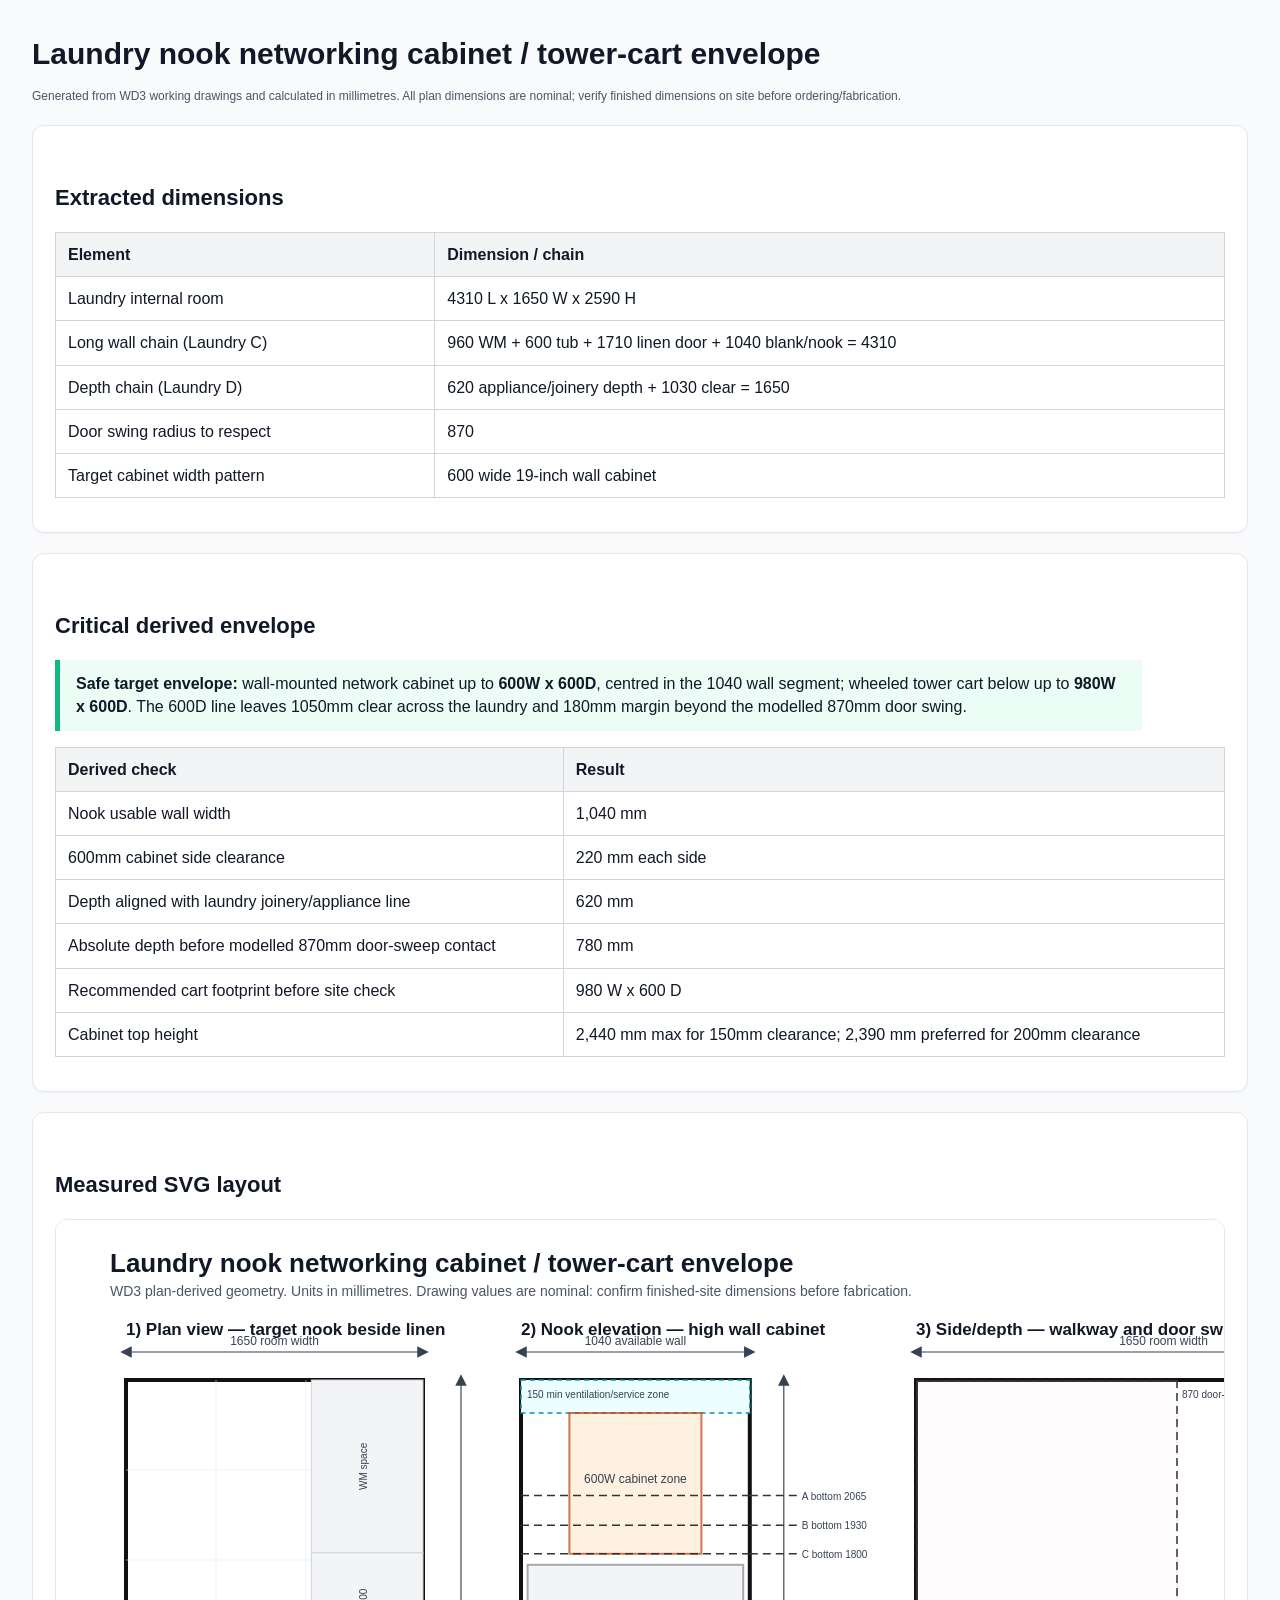
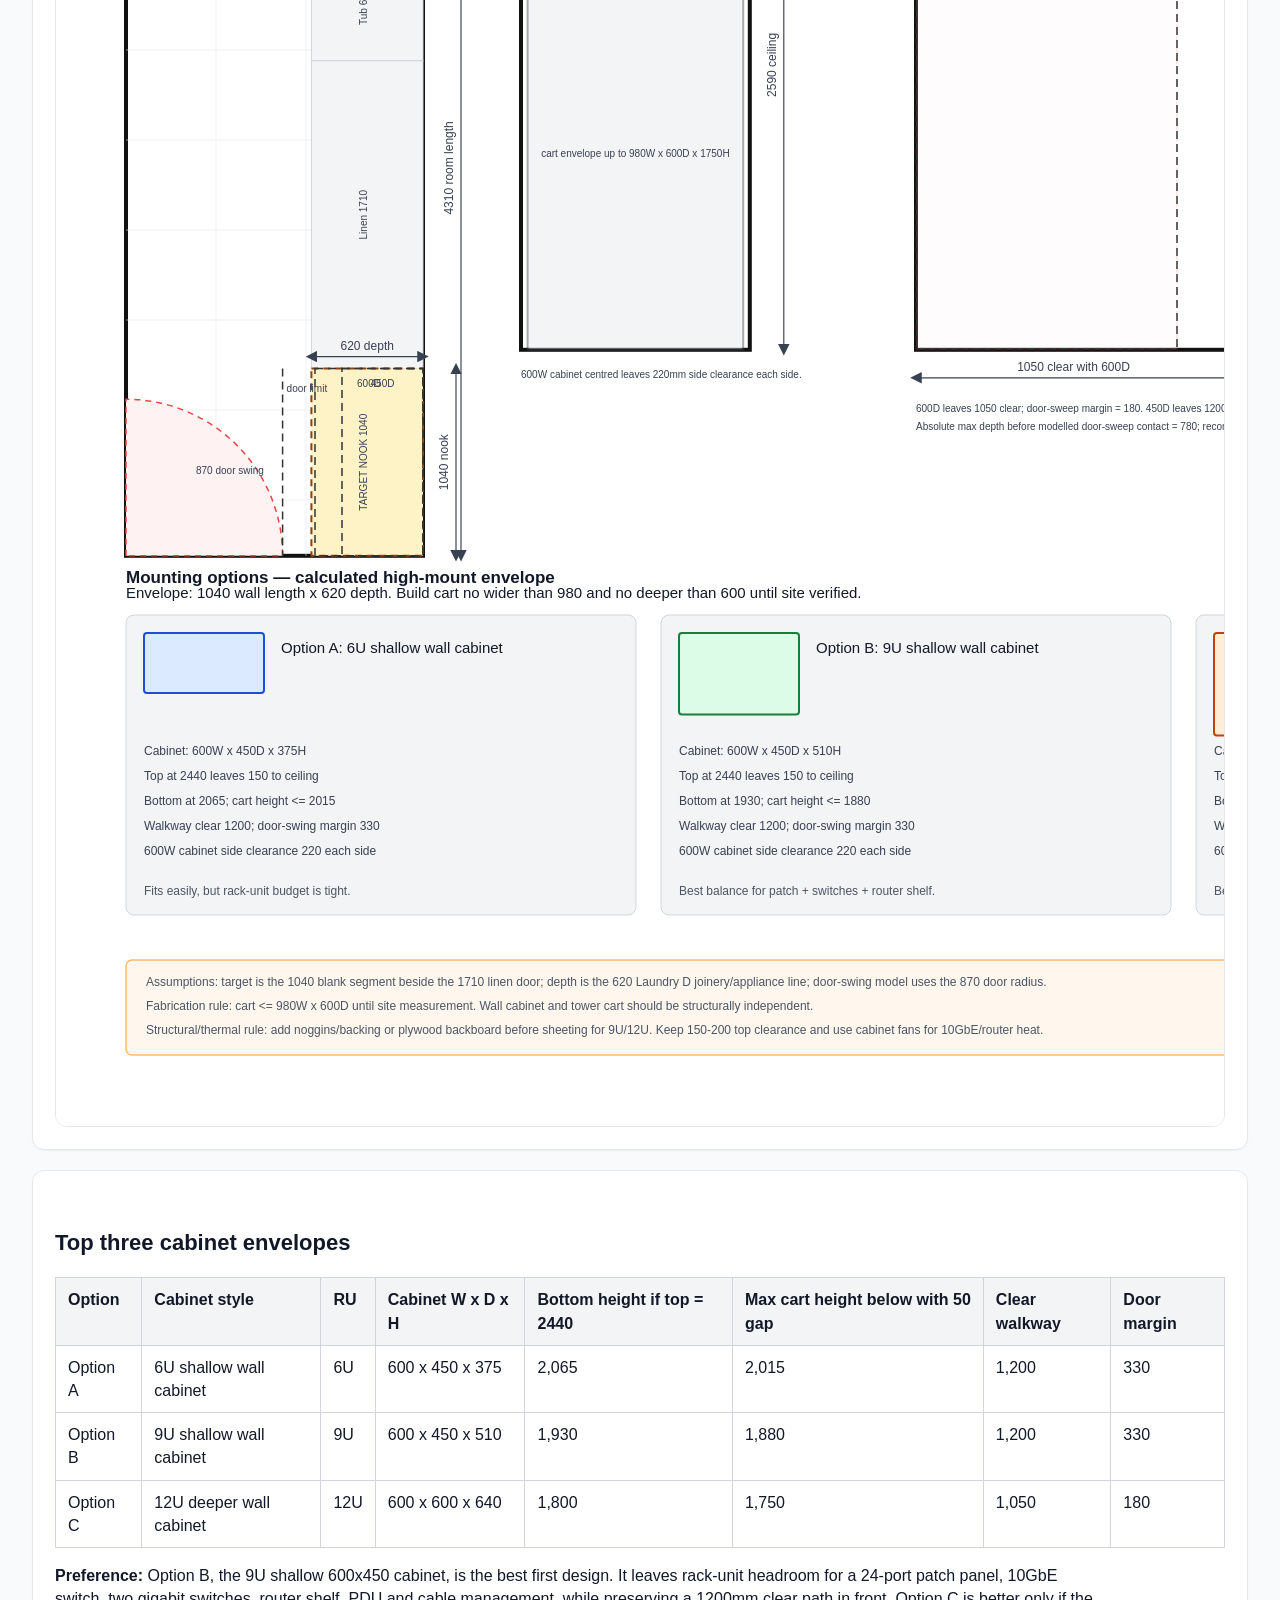
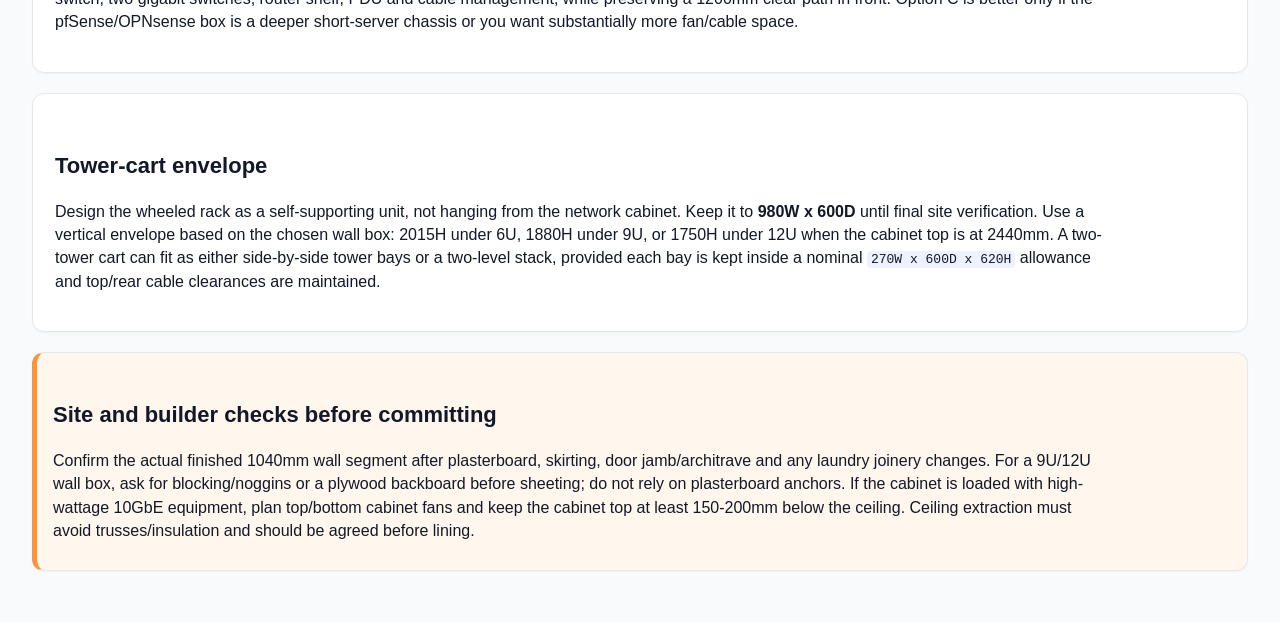
<file: documents/laundry_nook_networking_envelope.html>
<!doctype html>
<html lang="en"><head><meta charset="utf-8"/>
<title>Laundry nook networking cabinet envelope</title>
<style>
body{font-family:Arial,Helvetica,sans-serif;margin:0;background:#f8fafc;color:#111827;line-height:1.45}
main{max-width:1320px;margin:0 auto;padding:32px}
h1{margin:0 0 6px 0;font-size:30px} h2{margin-top:34px;font-size:22px} p{max-width:1050px}
.card{background:white;border:1px solid #e5e7eb;border-radius:12px;padding:22px;margin:20px 0;box-shadow:0 1px 2px rgba(0,0,0,.04)}
table{border-collapse:collapse;width:100%;background:white;margin:12px 0} th,td{border:1px solid #d1d5db;padding:10px 12px;text-align:left;vertical-align:top} th{background:#f3f4f6}
.small{font-size:13px;color:#4b5563} .artifact{overflow:auto;background:white;border:1px solid #e5e7eb;border-radius:12px;padding:10px}
code{background:#eef2ff;padding:1px 4px;border-radius:4px} .good{background:#ecfdf5;border-left:5px solid #10b981;padding:12px 16px} .warn{background:#fff7ed;border-left:5px solid #fb923c;padding:12px 16px}
</style></head><body><main>
<h1>Laundry nook networking cabinet / tower-cart envelope</h1>
<p class="small">Generated from WD3 working drawings and calculated in millimetres. All plan dimensions are nominal; verify finished dimensions on site before ordering/fabrication.</p>
<div class="card"><h2>Extracted dimensions</h2><table><thead><tr><th>Element</th><th>Dimension / chain</th></tr></thead><tbody><tr><td>Laundry internal room</td><td>4310 L x 1650 W x 2590 H</td></tr>
<tr><td>Long wall chain (Laundry C)</td><td>960 WM + 600 tub + 1710 linen door + 1040 blank/nook = 4310</td></tr>
<tr><td>Depth chain (Laundry D)</td><td>620 appliance/joinery depth + 1030 clear = 1650</td></tr>
<tr><td>Door swing radius to respect</td><td>870</td></tr>
<tr><td>Target cabinet width pattern</td><td>600 wide 19-inch wall cabinet</td></tr></tbody></table></div>
<div class="card"><h2>Critical derived envelope</h2>
<p class="good"><strong>Safe target envelope:</strong> wall-mounted network cabinet up to <strong>600W x 600D</strong>, centred in the 1040 wall segment; wheeled tower cart below up to <strong>980W x 600D</strong>. The 600D line leaves 1050mm clear across the laundry and 180mm margin beyond the modelled 870mm door swing.</p>
<table><thead><tr><th>Derived check</th><th>Result</th></tr></thead><tbody>
<tr><td>Nook usable wall width</td><td>1,040 mm</td></tr>
<tr><td>600mm cabinet side clearance</td><td>220 mm each side</td></tr>
<tr><td>Depth aligned with laundry joinery/appliance line</td><td>620 mm</td></tr>
<tr><td>Absolute depth before modelled 870mm door-sweep contact</td><td>780 mm</td></tr>
<tr><td>Recommended cart footprint before site check</td><td>980 W x 600 D</td></tr>
<tr><td>Cabinet top height</td><td>2,440 mm max for 150mm clearance; 2,390 mm preferred for 200mm clearance</td></tr>
</tbody></table></div>
<div class="card"><h2>Measured SVG layout</h2><div class="artifact"><svg xmlns="http://www.w3.org/2000/svg" width="1700" height="1480" viewBox="0 0 1700 1480">
<defs>
  <marker id="arrow" markerWidth="10" markerHeight="10" refX="5" refY="5" orient="auto-start-reverse">
    <path d="M0,0 L10,5 L0,10 Z" fill="#374151" />
  </marker>
</defs>

<style>
  .bg{fill:#ffffff}
  .wall{stroke:#111;stroke-width:4;fill:none}
  .thin{stroke:#333;stroke-width:1.5;fill:none}
  .dash{stroke-dasharray:8 5}
  .dim{stroke:#374151;stroke-width:1.15;fill:none;marker-start:url(#arrow);marker-end:url(#arrow)}
  .label{font-family:Arial, Helvetica, sans-serif;font-size:15px;fill:#111827}
  .small{font-family:Arial, Helvetica, sans-serif;font-size:12px;fill:#374151}
  .tiny{font-family:Arial, Helvetica, sans-serif;font-size:10px;fill:#374151}
  .title{font-family:Arial, Helvetica, sans-serif;font-size:26px;font-weight:700;fill:#111827}
  .subtitle{font-family:Arial, Helvetica, sans-serif;font-size:14px;fill:#4b5563}
  .section{font-family:Arial, Helvetica, sans-serif;font-size:17px;font-weight:700;fill:#111827}
  .note{font-family:Arial, Helvetica, sans-serif;font-size:12px;fill:#4b5563}
  .soft{fill:#f3f4f6;stroke:#d1d5db;stroke-width:1}
  .cab6{fill:#dbeafe;stroke:#1d4ed8;stroke-width:2}
  .cab9{fill:#dcfce7;stroke:#15803d;stroke-width:2}
  .cab12{fill:#ffedd5;stroke:#c2410c;stroke-width:2}
  .cart{fill:#e5e7eb;stroke:#374151;stroke-width:2}
  .zone{fill:#fef3c7;stroke:#92400e;stroke-width:2;stroke-dasharray:7 5}
  .vent{fill:#ecfeff;stroke:#0891b2;stroke-width:1.5;stroke-dasharray:5 4}
  .warn{fill:#fff7ed;stroke:#fdba74;stroke-width:1.5}
  .sweep{fill:#fef2f2;stroke:#ef4444;stroke-width:1.5;stroke-dasharray:6 5}
  .grid{stroke:#e5e7eb;stroke-width:0.6}
</style>

<rect class="bg" x="0" y="0" width="1700" height="1480"/>
<text class="title" x="44" y="42">Laundry nook networking cabinet / tower-cart envelope</text>
<text class="subtitle" x="44" y="66">WD3 plan-derived geometry. Units in millimetres. Drawing values are nominal: confirm finished-site dimensions before fabrication.</text>

<text class="section" x="60" y="105">1) Plan view — target nook beside linen</text>
<rect class="wall" x="60.0" y="150.0" width="297.0" height="775.8"/>
<line class="grid" x1="150.0" y1="150.0" x2="150.0" y2="925.8"/>
<line class="grid" x1="240.0" y1="150.0" x2="240.0" y2="925.8"/>
<line class="grid" x1="330.0" y1="150.0" x2="330.0" y2="925.8"/>
<line class="grid" x1="60.0" y1="240.0" x2="357.0" y2="240.0"/>
<line class="grid" x1="60.0" y1="330.0" x2="357.0" y2="330.0"/>
<line class="grid" x1="60.0" y1="420.0" x2="357.0" y2="420.0"/>
<line class="grid" x1="60.0" y1="510.0" x2="357.0" y2="510.0"/>
<line class="grid" x1="60.0" y1="600.0" x2="357.0" y2="600.0"/>
<line class="grid" x1="60.0" y1="690.0" x2="357.0" y2="690.0"/>
<line class="grid" x1="60.0" y1="780.0" x2="357.0" y2="780.0"/>
<line class="grid" x1="60.0" y1="870.0" x2="357.0" y2="870.0"/>
<rect class="soft" x="245.4" y="150.0" width="111.6" height="172.8"/>
<text class="tiny" x="301.2" y="236.4" text-anchor="middle" transform="rotate(-90 301.2 236.4)">WM space</text>
<rect class="soft" x="245.4" y="322.8" width="111.6" height="108.0"/>
<text class="tiny" x="301.2" y="376.8" text-anchor="middle" transform="rotate(-90 301.2 376.8)">Tub 600</text>
<rect class="soft" x="245.4" y="430.8" width="111.6" height="307.8"/>
<text class="tiny" x="301.2" y="584.7" text-anchor="middle" transform="rotate(-90 301.2 584.7)">Linen 1710</text>
<rect class="zone" x="245.4" y="738.6" width="111.6" height="187.2"/>
<text class="tiny" x="301.2" y="832.2" text-anchor="middle" transform="rotate(-90 301.2 832.2)">TARGET NOOK 1040</text>
<rect class="thin dash" x="276.0" y="738.6" width="81.0" height="187.2"/>
<text class="tiny" x="316.5" y="756.6" text-anchor="middle">450D</text>
<rect class="thin dash" x="249.0" y="738.6" width="108.0" height="187.2"/>
<text class="tiny" x="303.0" y="756.6" text-anchor="middle">600D</text>
<path class="sweep" d="M 60.0 925.8 L 60.0 769.2 A 156.6 156.6 0 0 1 216.6 925.8 Z"/>
<text class="tiny" x="130" y="843.8">870 door swing</text>
<line class="thin dash" x1="216.6" y1="738.6" x2="216.6" y2="925.8"/>
<text class="tiny" x="220.6" y="762.0">door limit</text>
<line class="dim" x1="60.0" y1="122.0" x2="357.0" y2="122.0"/><text class="small" x="208.5" y="115.0" text-anchor="middle">1650 room width</text>
<line class="dim" x1="395.0" y1="150.0" x2="395.0" y2="925.8"/><text class="small" x="387.0" y="537.9" text-anchor="middle" transform="rotate(-90 387.0 537.9)">4310 room length</text>
<line class="dim" x1="245.4" y1="726.6" x2="357.0" y2="726.6"/><text class="small" x="301.2" y="719.6" text-anchor="middle">620 depth</text>
<line class="dim" x1="390.0" y1="738.6" x2="390.0" y2="925.8"/><text class="small" x="382.0" y="832.2" text-anchor="middle" transform="rotate(-90 382.0 832.2)">1040 nook</text>
<text class="label" x="60" y="967.8">Envelope: 1040 wall length x 620 depth. Build cart no wider than 980 and no deeper than 600 until site verified.</text>
<text class="section" x="455" y="105">2) Nook elevation — high wall cabinet</text>
<rect class="wall" x="455.0" y="150.0" width="228.8" height="569.8"/>
<line class="dim" x1="455.0" y1="122.0" x2="683.8" y2="122.0"/><text class="small" x="569.4" y="115.0" text-anchor="middle">1040 available wall</text>
<line class="dim" x1="717.8" y1="150.0" x2="717.8" y2="719.8"/><text class="small" x="709.8" y="434.9" text-anchor="middle" transform="rotate(-90 709.8 434.9)">2590 ceiling</text>
<rect class="vent" x="455.0" y="150.0" width="228.8" height="33.0"/>
<text class="tiny" x="461.0" y="168.0">150 min ventilation/service zone</text>
<rect class="cab12" x="503.4" y="183.0" width="132.0" height="140.8" opacity="0.72"/>
<text class="small" x="569.4" y="253.4" text-anchor="middle">600W cabinet zone</text>
<line class="thin dash" x1="455.0" y1="265.5" x2="683.8" y2="265.5"/>
<line class="thin dash" x1="683.8" y1="265.5" x2="731.8" y2="265.5"/><text class="tiny" x="735.8" y="269.5">A bottom 2065</text>
<line class="thin dash" x1="455.0" y1="295.2" x2="683.8" y2="295.2"/>
<line class="thin dash" x1="683.8" y1="295.2" x2="731.8" y2="295.2"/><text class="tiny" x="735.8" y="299.2">B bottom 1930</text>
<line class="thin dash" x1="455.0" y1="323.8" x2="683.8" y2="323.8"/>
<line class="thin dash" x1="683.8" y1="323.8" x2="731.8" y2="323.8"/><text class="tiny" x="735.8" y="327.8">C bottom 1800</text>
<rect class="cart" x="461.6" y="334.8" width="215.6" height="385.0" opacity="0.45"/>
<text class="tiny" x="569.4" y="527.3" text-anchor="middle">cart envelope up to 980W x 600D x 1750H</text>
<text class="tiny" x="455.0" y="747.8">600W cabinet centred leaves 220mm side clearance each side.</text>
<text class="section" x="850" y="105">3) Side/depth — walkway and door swing</text>
<rect class="wall" x="850.0" y="150.0" width="495.0" height="569.8"/>
<line class="dim" x1="850.0" y1="122.0" x2="1345.0" y2="122.0"/><text class="small" x="1097.5" y="115.0" text-anchor="middle">1650 room width</text>
<line class="dim" x1="1380.0" y1="150.0" x2="1380.0" y2="719.8"/><text class="small" x="1372.0" y="434.9" text-anchor="middle" transform="rotate(-90 1372.0 434.9)">2590 ceiling</text>
<rect class="sweep" x="850.0" y="150.0" width="261.0" height="569.8" opacity="0.16"/>
<line class="thin dash" x1="1111.0" y1="150.0" x2="1111.0" y2="719.8"/>
<text class="tiny" x="1116.0" y="168.0">870 door-sweep line</text>
<rect class="cab9" x="1210.0" y="190.0" width="135.0" height="489.8" opacity="0.22"/>
<text class="tiny" x="1218.0" y="190.0">450D shallow cabinet</text>
<rect class="cab12" x="1165.0" y="190.0" width="180.0" height="489.8" opacity="0.22"/>
<text class="tiny" x="1173.0" y="222.0">600D cabinet/cart</text>
<rect class="zone" x="1159.0" y="190.0" width="186.0" height="489.8" opacity="0.22"/>
<text class="tiny" x="1167.0" y="254.0">620D joinery line</text>
<line class="dim" x1="850.0" y1="747.8" x2="1165.0" y2="747.8"/><text class="small" x="1007.5" y="740.8" text-anchor="middle">1050 clear with 600D</text>
<line class="dim" x1="1165.0" y1="747.8" x2="1345.0" y2="747.8"/><text class="small" x="1255.0" y="740.8" text-anchor="middle">600 device depth</text>
<text class="tiny" x="850" y="781.8">600D leaves 1050 clear; door-sweep margin = 180. 450D leaves 1200 clear.</text>
<text class="tiny" x="850" y="799.8">Absolute max depth before modelled door-sweep contact = 780; recommended depth = 600-620.</text>
<text class="section" x="60" y="953">Mounting options — calculated high-mount envelope</text>
<rect class="soft" x="60" y="985" width="510" height="300" rx="8"/>
<rect class="cab6" x="78" y="1003" width="120" height="60.0" rx="3"/>
<text class="label" x="215" y="1023">Option A: 6U shallow wall cabinet</text>
<text class="small" x="78" y="1125">Cabinet: 600W x 450D x 375H</text>
<text class="small" x="78" y="1150">Top at 2440 leaves 150 to ceiling</text>
<text class="small" x="78" y="1175">Bottom at 2065; cart height &lt;= 2015</text>
<text class="small" x="78" y="1200">Walkway clear 1200; door-swing margin 330</text>
<text class="small" x="78" y="1225">600W cabinet side clearance 220 each side</text>
<text class="note" x="78" y="1265">Fits easily, but rack-unit budget is tight.</text>
<rect class="soft" x="595" y="985" width="510" height="300" rx="8"/>
<rect class="cab9" x="613" y="1003" width="120" height="81.6" rx="3"/>
<text class="label" x="750" y="1023">Option B: 9U shallow wall cabinet</text>
<text class="small" x="613" y="1125">Cabinet: 600W x 450D x 510H</text>
<text class="small" x="613" y="1150">Top at 2440 leaves 150 to ceiling</text>
<text class="small" x="613" y="1175">Bottom at 1930; cart height &lt;= 1880</text>
<text class="small" x="613" y="1200">Walkway clear 1200; door-swing margin 330</text>
<text class="small" x="613" y="1225">600W cabinet side clearance 220 each side</text>
<text class="note" x="613" y="1265">Best balance for patch + switches + router shelf.</text>
<rect class="soft" x="1130" y="985" width="510" height="300" rx="8"/>
<rect class="cab12" x="1148" y="1003" width="120" height="102.4" rx="3"/>
<text class="label" x="1285" y="1023">Option C: 12U deeper wall cabinet</text>
<text class="small" x="1148" y="1125">Cabinet: 600W x 600D x 640H</text>
<text class="small" x="1148" y="1150">Top at 2440 leaves 150 to ceiling</text>
<text class="small" x="1148" y="1175">Bottom at 1800; cart height &lt;= 1750</text>
<text class="small" x="1148" y="1200">Walkway clear 1050; door-swing margin 180</text>
<text class="small" x="1148" y="1225">600W cabinet side clearance 220 each side</text>
<text class="note" x="1148" y="1265">Best depth/headroom for pfSense/OPNsense; needs blocking/fans.</text>
<rect class="warn" x="60" y="1330" width="1560" height="95" rx="6"/>
<text class="note" x="80" y="1356">Assumptions: target is the 1040 blank segment beside the 1710 linen door; depth is the 620 Laundry D joinery/appliance line; door-swing model uses the 870 door radius.</text>
<text class="note" x="80" y="1380">Fabrication rule: cart &lt;= 980W x 600D until site measurement. Wall cabinet and tower cart should be structurally independent.</text>
<text class="note" x="80" y="1404">Structural/thermal rule: add noggins/backing or plywood backboard before sheeting for 9U/12U. Keep 150-200 top clearance and use cabinet fans for 10GbE/router heat.</text>
</svg></div></div>
<div class="card"><h2>Top three cabinet envelopes</h2><table><thead><tr><th>Option</th><th>Cabinet style</th><th>RU</th><th>Cabinet W x D x H</th><th>Bottom height if top = 2440</th><th>Max cart height below with 50 gap</th><th>Clear walkway</th><th>Door margin</th></tr></thead><tbody><tr>
<td>Option A</td><td>6U shallow wall cabinet</td><td>6U</td>
<td>600 x 450 x 375</td>
<td>2,065</td><td>2,015</td>
<td>1,200</td><td>330</td></tr><tr>
<td>Option B</td><td>9U shallow wall cabinet</td><td>9U</td>
<td>600 x 450 x 510</td>
<td>1,930</td><td>1,880</td>
<td>1,200</td><td>330</td></tr><tr>
<td>Option C</td><td>12U deeper wall cabinet</td><td>12U</td>
<td>600 x 600 x 640</td>
<td>1,800</td><td>1,750</td>
<td>1,050</td><td>180</td></tr></tbody></table>
<p><strong>Preference:</strong> Option B, the 9U shallow 600x450 cabinet, is the best first design. It leaves rack-unit headroom for a 24-port patch panel, 10GbE switch, two gigabit switches, router shelf, PDU and cable management, while preserving a 1200mm clear path in front. Option C is better only if the pfSense/OPNsense box is a deeper short-server chassis or you want substantially more fan/cable space.</p></div>
<div class="card"><h2>Tower-cart envelope</h2><p>Design the wheeled rack as a self-supporting unit, not hanging from the network cabinet. Keep it to <strong>980W x 600D</strong> until final site verification. Use a vertical envelope based on the chosen wall box: 2015H under 6U, 1880H under 9U, or 1750H under 12U when the cabinet top is at 2440mm. A two-tower cart can fit as either side-by-side tower bays or a two-level stack, provided each bay is kept inside a nominal <code>270W x 600D x 620H</code> allowance and top/rear cable clearances are maintained.</p></div>
<div class="card warn"><h2>Site and builder checks before committing</h2><p>Confirm the actual finished 1040mm wall segment after plasterboard, skirting, door jamb/architrave and any laundry joinery changes. For a 9U/12U wall box, ask for blocking/noggins or a plywood backboard before sheeting; do not rely on plasterboard anchors. If the cabinet is loaded with high-wattage 10GbE equipment, plan top/bottom cabinet fans and keep the cabinet top at least 150-200mm below the ceiling. Ceiling extraction must avoid trusses/insulation and should be agreed before lining.</p></div>
</main></body></html>
</file>
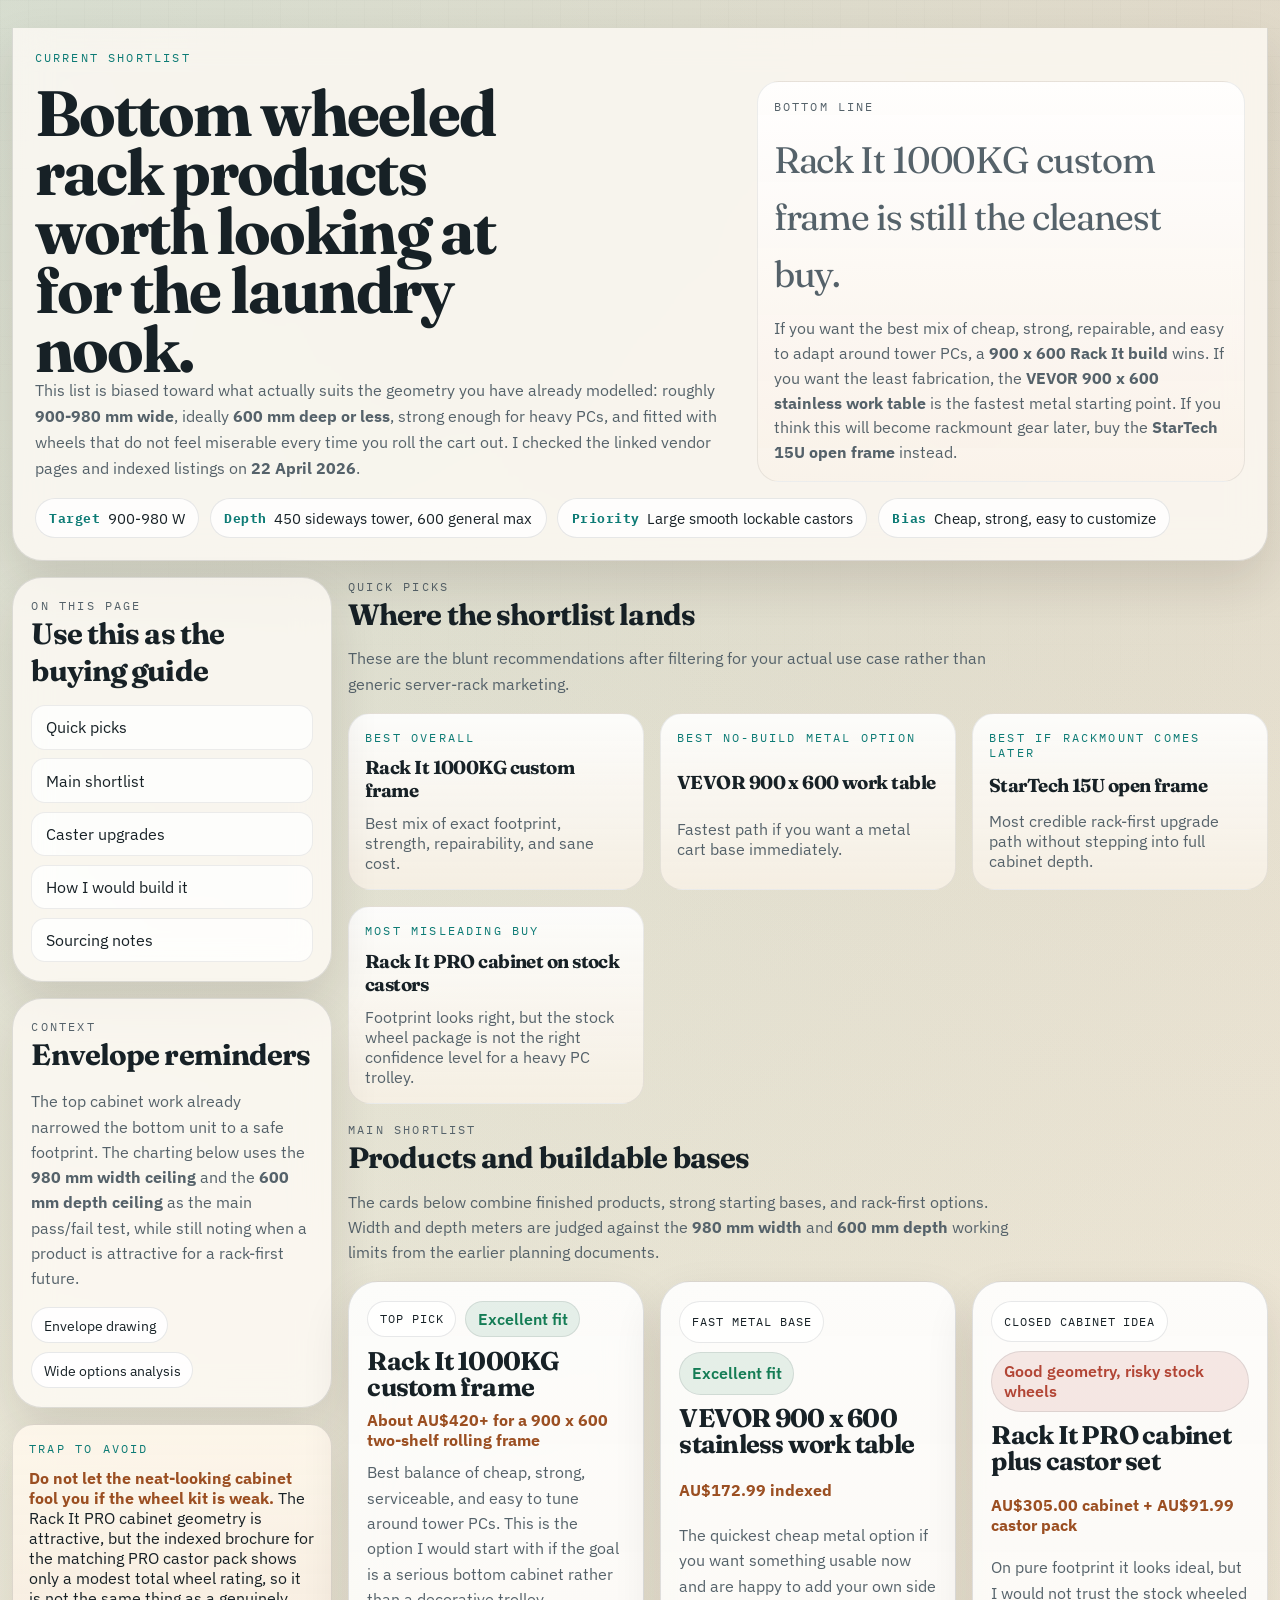
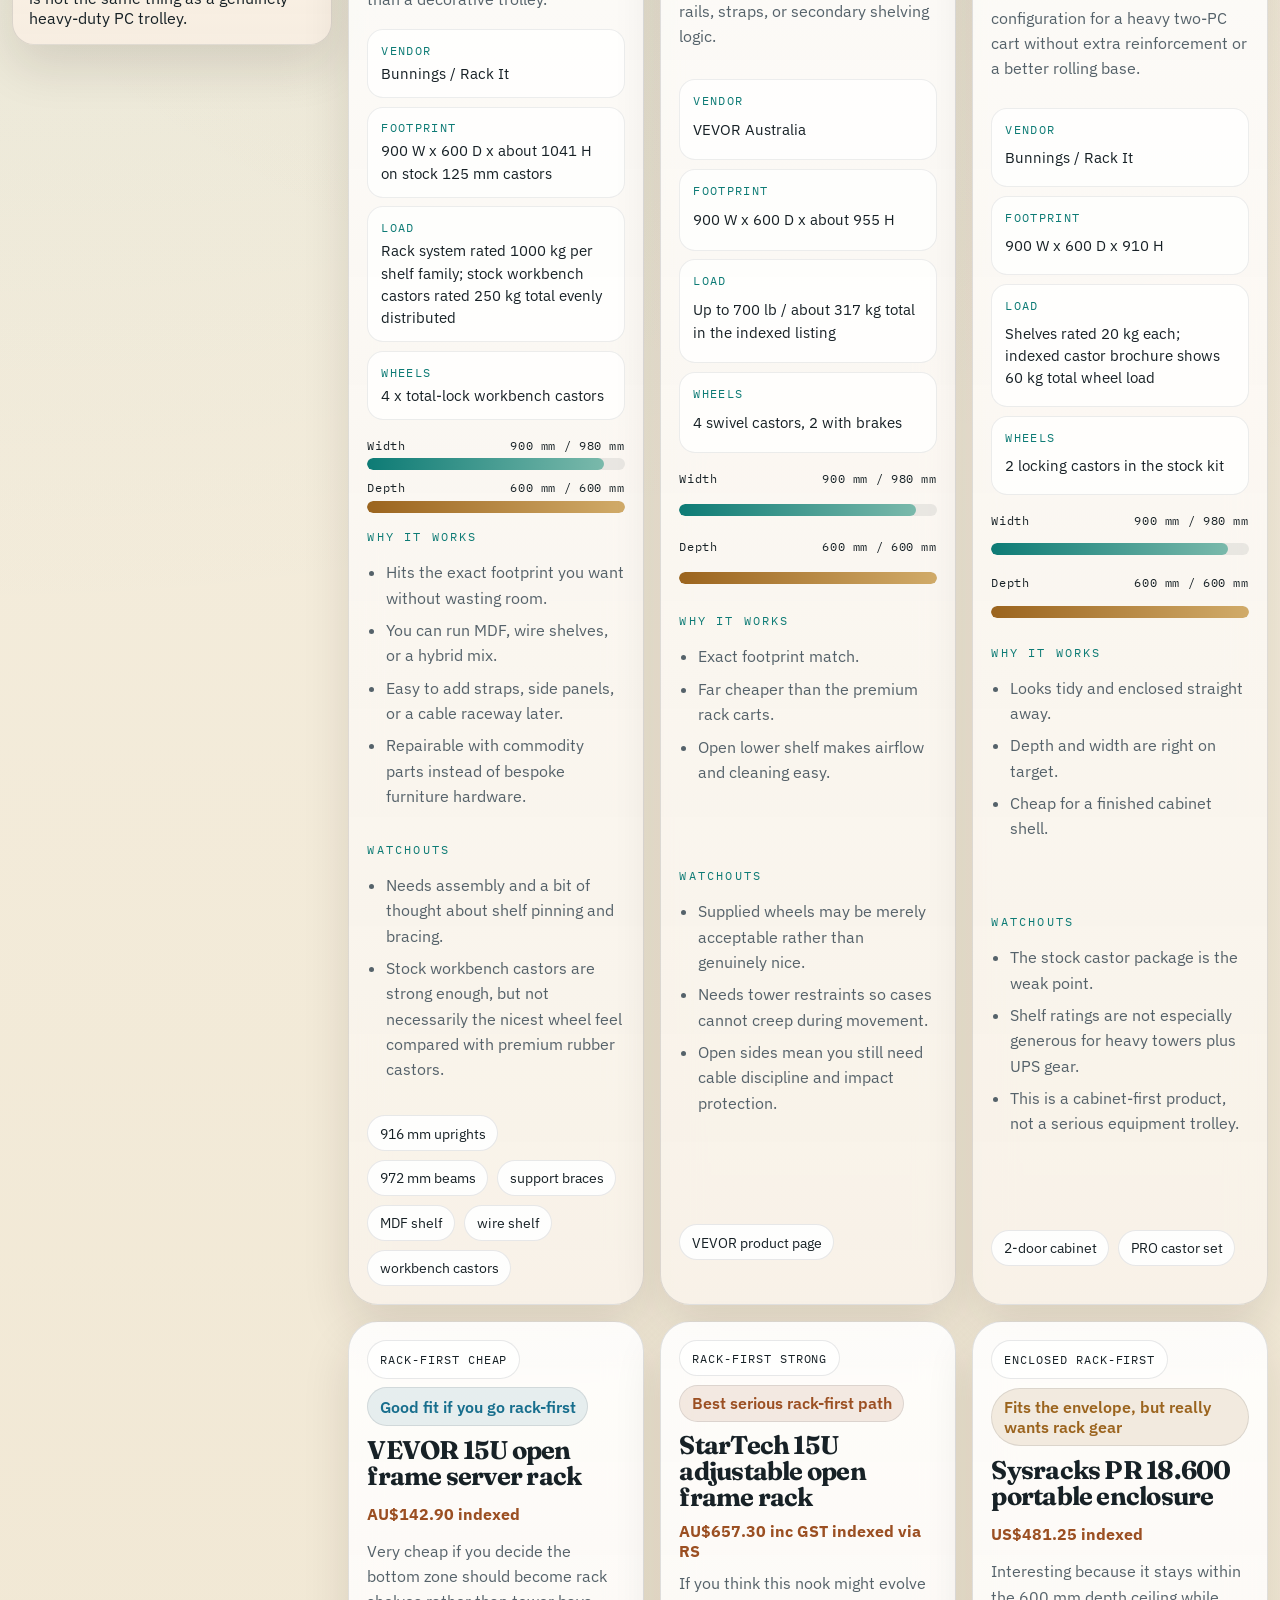
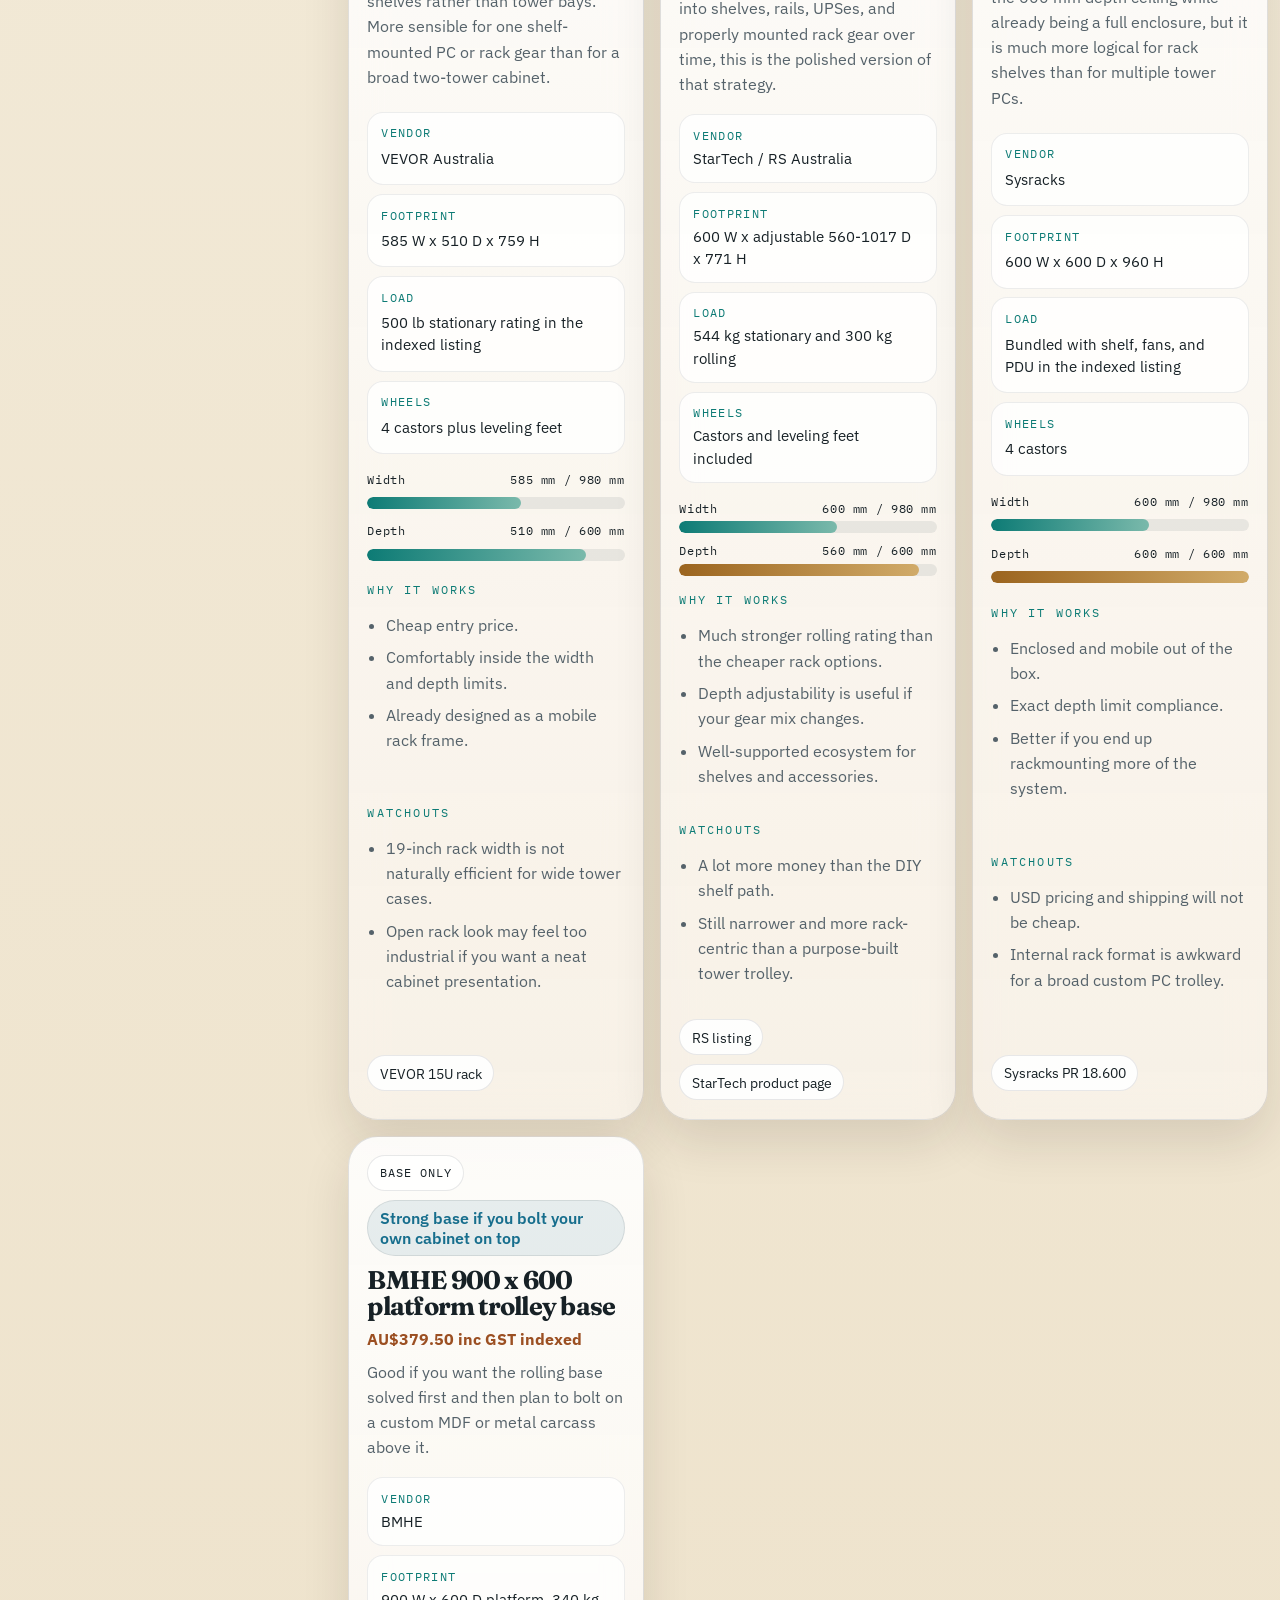
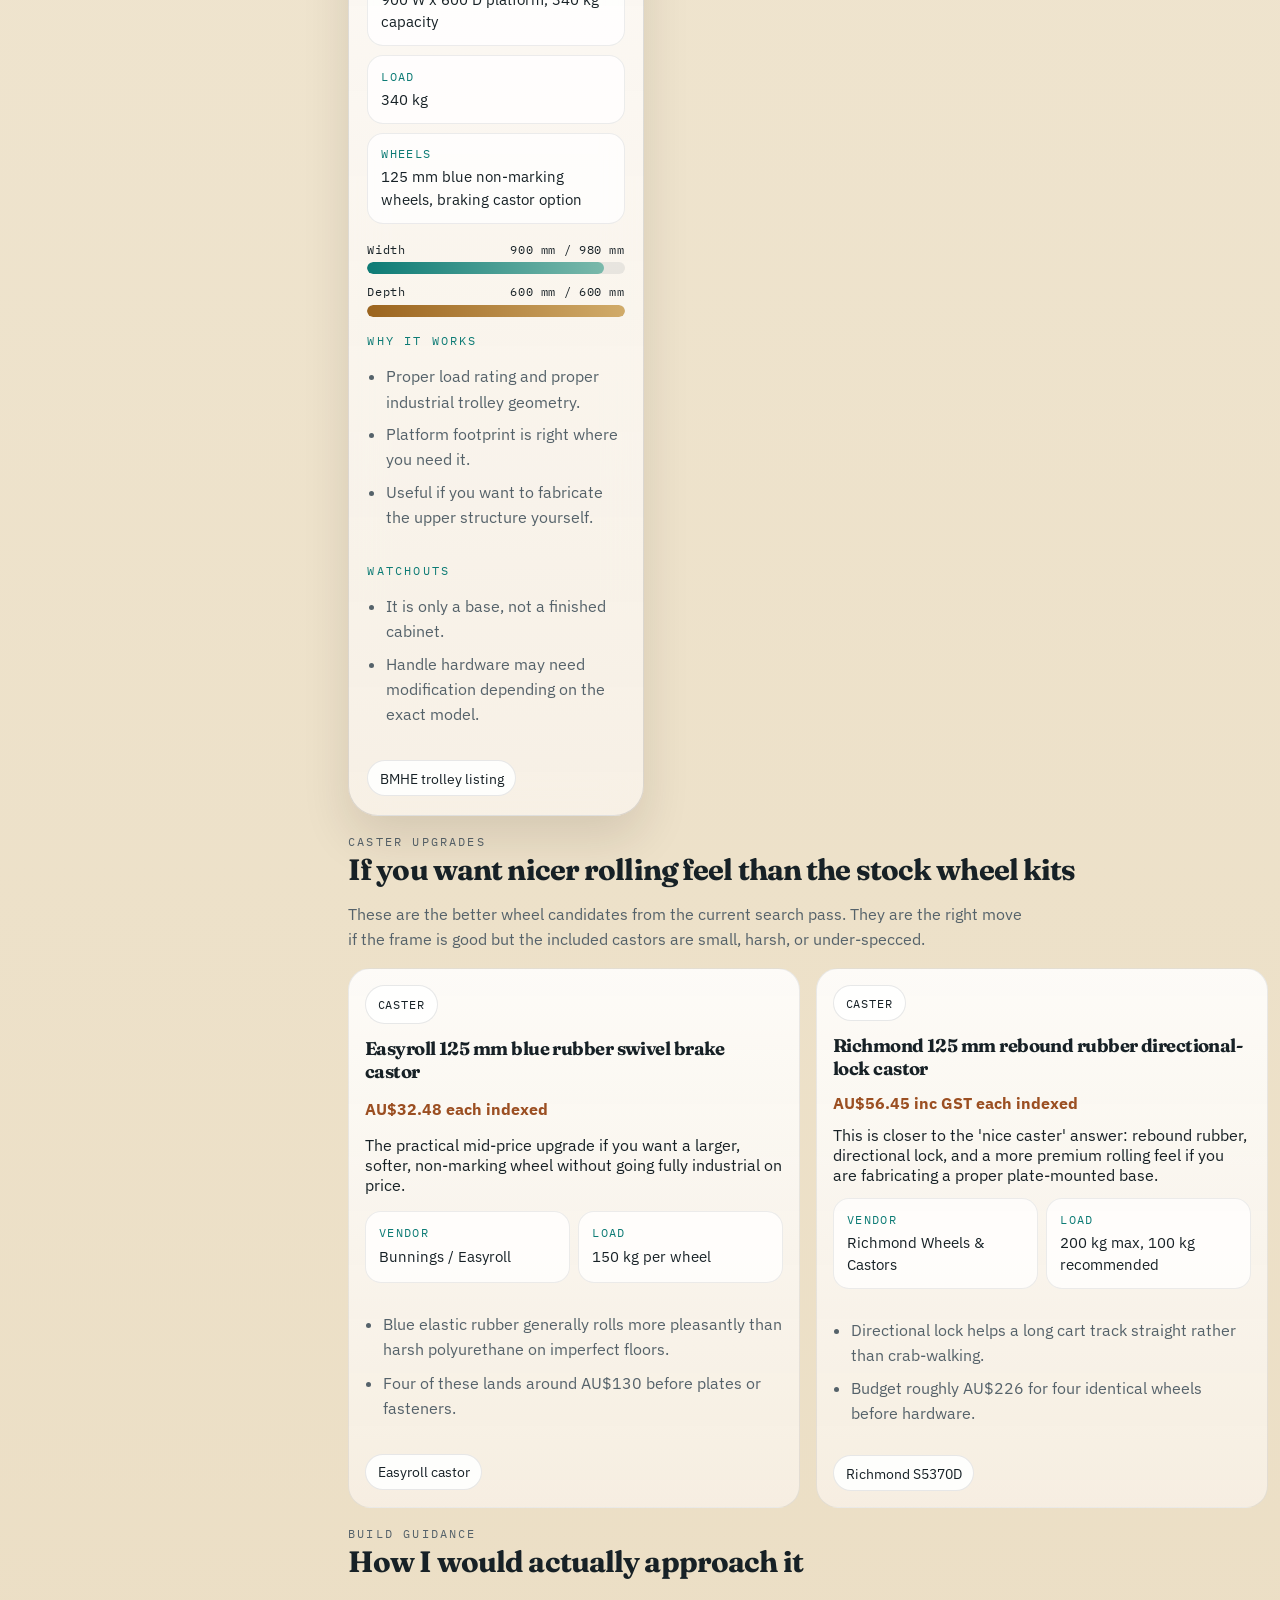
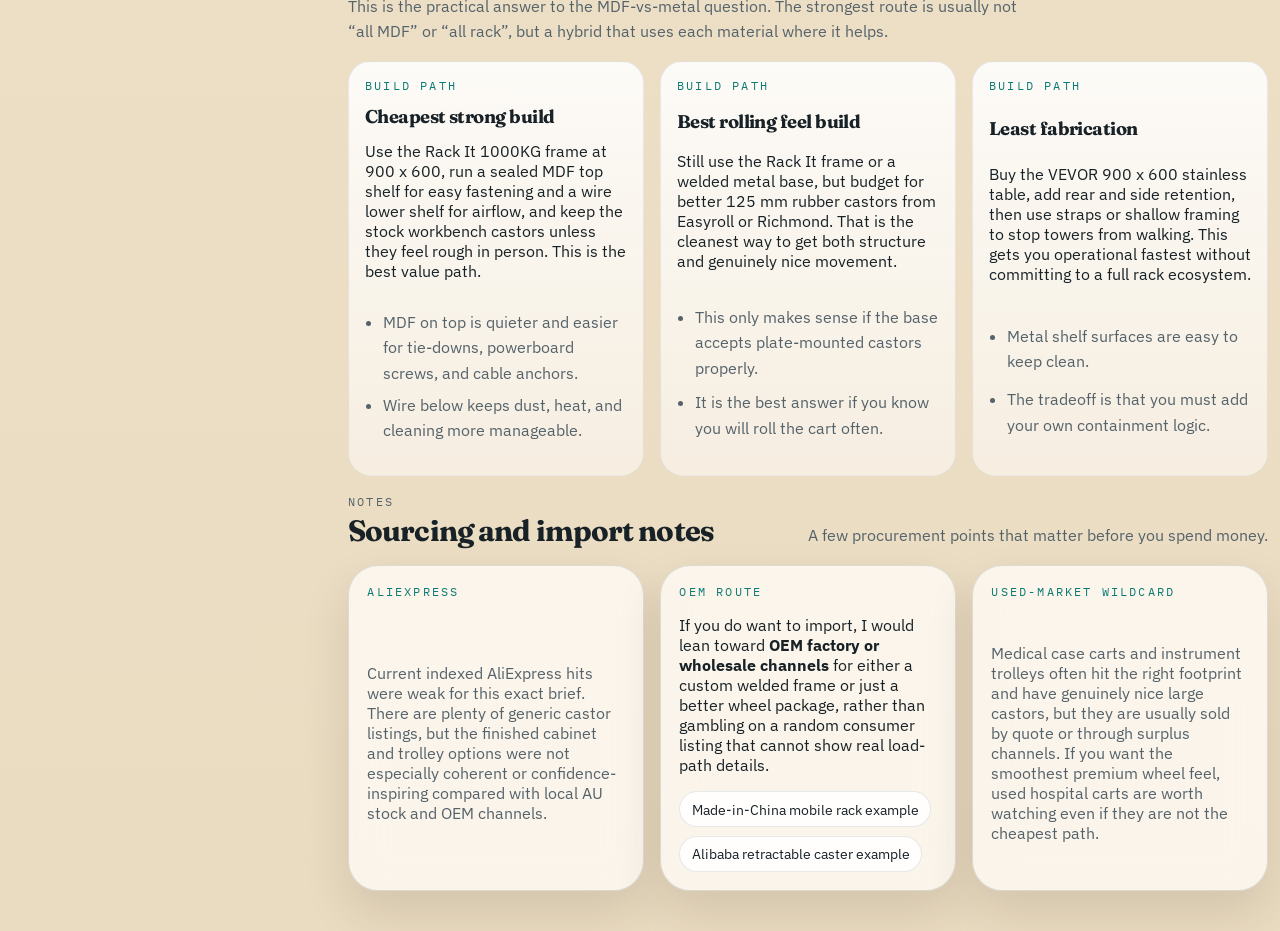
<file: documents/laundry_nook_networking_wheeled_rack_product_list.html>
<!doctype html>
<html lang="en">
<head>
<meta charset="utf-8">
<meta name="viewport" content="width=device-width, initial-scale=1">
<title>Laundry nook wheeled rack product shortlist</title>
<link rel="preconnect" href="https://fonts.googleapis.com">
<link rel="preconnect" href="https://fonts.gstatic.com" crossorigin>
<link href="https://fonts.googleapis.com/css2?family=Fraunces:opsz,wght@9..144,600;9..144,700&family=IBM+Plex+Mono:wght@400;500;600&family=IBM+Plex+Sans:wght@400;500;600;700&display=swap" rel="stylesheet">
<style>
:root {
  --paper: #f5efdf;
  --paper-soft: rgba(255, 252, 246, 0.78);
  --panel: rgba(255, 255, 255, 0.84);
  --ink: #172126;
  --muted: #55626a;
  --line: rgba(23, 33, 38, 0.13);
  --line-strong: rgba(23, 33, 38, 0.24);
  --signal: #0d7b75;
  --accent: #9b4f22;
  --accent-soft: rgba(155, 79, 34, 0.12);
  --good: #147c55;
  --warn: #9b641e;
  --danger: #b24535;
  --shadow: 0 22px 48px rgba(39, 28, 18, 0.12);
  --radius-xl: 30px;
  --radius-lg: 22px;
  --radius-md: 16px;
  --font-display: "Fraunces", serif;
  --font-body: "IBM Plex Sans", sans-serif;
  --font-mono: "IBM Plex Mono", monospace;
}

*,
*::before,
*::after {
  box-sizing: border-box;
}

html {
  color-scheme: light;
}

body {
  margin: 0;
  min-height: 100vh;
  font-family: var(--font-body);
  color: var(--ink);
  background:
    radial-gradient(circle at top left, rgba(13, 123, 117, 0.12), transparent 30%),
    radial-gradient(circle at top right, rgba(155, 79, 34, 0.12), transparent 28%),
    linear-gradient(180deg, #f7f2e5 0%, #eadcc1 100%);
}

body::before {
  content: "";
  position: fixed;
  inset: 0;
  pointer-events: none;
  background:
    linear-gradient(rgba(23, 33, 38, 0.035) 1px, transparent 1px),
    linear-gradient(90deg, rgba(23, 33, 38, 0.035) 1px, transparent 1px);
  background-size: 28px 28px;
  mask-image: linear-gradient(180deg, rgba(0, 0, 0, 0.33), transparent 90%);
}

main {
  position: relative;
  z-index: 1;
  width: min(1440px, calc(100% - 1.5rem));
  margin: 0 auto;
  padding: 28px 0 40px;
}

h1,
h2,
h3,
h4,
p {
  margin: 0;
}

h1,
h2,
h3,
.summary-value,
.hero-title {
  font-family: var(--font-display);
  letter-spacing: -0.03em;
}

a {
  color: inherit;
}

.hero,
.panel,
.card,
.note,
.footer-card {
  border: 1px solid var(--line);
  background: var(--paper-soft);
  backdrop-filter: blur(18px);
  box-shadow: var(--shadow);
}

.hero {
  display: grid;
  gap: 1rem;
  padding: 1.35rem;
  border-radius: 0 0 var(--radius-xl) var(--radius-xl);
  border-top: 0;
}

.eyebrow {
  font-family: var(--font-mono);
  font-size: 0.76rem;
  letter-spacing: 0.18em;
  text-transform: uppercase;
  color: var(--signal);
}

.hero-grid {
  display: grid;
  grid-template-columns: minmax(0, 1.3fr) minmax(280px, 0.9fr);
  gap: 1rem;
  align-items: end;
}

.hero-title {
  font-size: clamp(2.1rem, 5vw, 4.2rem);
  line-height: 0.92;
  max-width: 12ch;
}

.hero-copy {
  max-width: 74ch;
  color: var(--muted);
  line-height: 1.62;
}

.pill-row {
  display: flex;
  flex-wrap: wrap;
  gap: 0.65rem;
}

.pill {
  display: inline-flex;
  align-items: center;
  gap: 0.45rem;
  min-height: 40px;
  padding: 0.55rem 0.85rem;
  border-radius: 999px;
  border: 1px solid rgba(23, 33, 38, 0.1);
  background: rgba(255, 255, 255, 0.82);
  font-size: 0.94rem;
}

.pill strong {
  font-family: var(--font-mono);
  font-size: 0.82rem;
  letter-spacing: 0.04em;
  color: var(--signal);
}

.hero-summary {
  display: grid;
  gap: 0.9rem;
  padding: 1rem;
  border-radius: var(--radius-lg);
  background: linear-gradient(180deg, rgba(255, 255, 255, 0.9), rgba(249, 242, 232, 0.88));
  border: 1px solid rgba(23, 33, 38, 0.08);
}

.hero-summary p {
  color: var(--muted);
  line-height: 1.55;
}

.summary-value {
  font-size: clamp(1.6rem, 3vw, 2.3rem);
  line-height: 0.96;
}

.page-layout {
  display: grid;
  grid-template-columns: minmax(260px, 320px) minmax(0, 1fr);
  gap: 1rem;
  margin-top: 1rem;
}

.sidebar {
  position: sticky;
  top: 1rem;
  display: grid;
  gap: 1rem;
  align-self: start;
}

.panel,
.card,
.footer-card {
  display: grid;
  gap: 1rem;
  padding: 1.15rem;
  border-radius: var(--radius-xl);
}

.panel h2,
.section-head h2 {
  font-size: clamp(1.35rem, 2.3vw, 2rem);
}

.panel p,
.section-head p,
.card-copy,
.muted {
  color: var(--muted);
  line-height: 1.58;
}

.toc {
  display: grid;
  gap: 0.55rem;
}

.toc a {
  display: inline-flex;
  align-items: center;
  min-height: 42px;
  padding: 0.7rem 0.85rem;
  border-radius: 14px;
  border: 1px solid rgba(23, 33, 38, 0.08);
  background: rgba(255, 255, 255, 0.72);
  text-decoration: none;
  transition: transform 160ms ease, border-color 160ms ease, background 160ms ease;
}

.toc a:hover,
.toc a:focus-visible,
.link-pill:hover,
.link-pill:focus-visible,
.local-link:hover,
.local-link:focus-visible {
  transform: translateY(-1px);
  border-color: rgba(23, 33, 38, 0.2);
}

.score-grid,
.guide-grid,
.wheel-grid,
.card-grid {
  display: grid;
  gap: 1rem;
}

.score-grid {
  grid-template-columns: repeat(auto-fit, minmax(220px, 1fr));
}

.guide-grid,
.wheel-grid,
.card-grid {
  grid-template-columns: repeat(auto-fit, minmax(280px, 1fr));
}

.summary-card {
  display: grid;
  gap: 0.7rem;
  padding: 1rem;
  border-radius: var(--radius-lg);
  border: 1px solid rgba(23, 33, 38, 0.08);
  background: linear-gradient(180deg, rgba(255, 255, 255, 0.9), rgba(248, 241, 230, 0.84));
}

.summary-card p:last-child,
.guide-card p:last-child,
.wheel-card p:last-child,
.footer-card p:last-child {
  color: var(--muted);
}

.section {
  display: grid;
  gap: 1rem;
}

.section-head {
  display: flex;
  flex-wrap: wrap;
  align-items: flex-end;
  justify-content: space-between;
  gap: 0.85rem;
}

.section-copy {
  max-width: 68ch;
}

.card {
  gap: 1.05rem;
  background: linear-gradient(180deg, rgba(255, 255, 255, 0.88), rgba(249, 243, 235, 0.82));
}

.card-top {
  display: grid;
  gap: 0.65rem;
}

.card-topline,
.meta-grid,
.meter-row,
.link-row,
.badge-row {
  display: flex;
  flex-wrap: wrap;
  gap: 0.55rem;
}

.badge,
.fit-badge,
.link-pill,
.local-link {
  display: inline-flex;
  align-items: center;
  min-height: 36px;
  padding: 0.45rem 0.72rem;
  border-radius: 999px;
  border: 1px solid rgba(23, 33, 38, 0.1);
  background: rgba(255, 255, 255, 0.84);
  text-decoration: none;
}

.badge {
  font-family: var(--font-mono);
  font-size: 0.76rem;
  letter-spacing: 0.08em;
  text-transform: uppercase;
}

.fit-badge {
  font-weight: 600;
}

.fit-excellent {
  color: var(--good);
  background: rgba(20, 124, 85, 0.1);
}

.fit-good {
  color: #176e8d;
  background: rgba(23, 110, 141, 0.1);
}

.fit-caution {
  color: var(--warn);
  background: rgba(155, 100, 30, 0.12);
}

.fit-rack {
  color: var(--accent);
  background: rgba(155, 79, 34, 0.11);
}

.fit-risk {
  color: var(--danger);
  background: rgba(178, 69, 53, 0.11);
}

.card-title {
  font-size: clamp(1.35rem, 2vw, 1.9rem);
  line-height: 1.02;
}

.price {
  font-weight: 700;
  color: var(--accent);
}

.meta-grid {
  display: grid;
  grid-template-columns: repeat(auto-fit, minmax(170px, 1fr));
}

.meta-item {
  display: grid;
  gap: 0.25rem;
  padding: 0.8rem;
  border-radius: var(--radius-md);
  border: 1px solid rgba(23, 33, 38, 0.08);
  background: rgba(255, 255, 255, 0.76);
}

.meta-label {
  font-family: var(--font-mono);
  font-size: 0.72rem;
  letter-spacing: 0.12em;
  text-transform: uppercase;
  color: var(--signal);
}

.meta-value {
  font-size: 0.96rem;
  line-height: 1.45;
}

.meter-block {
  display: grid;
  gap: 0.35rem;
  min-width: 0;
  flex: 1 1 220px;
}

.meter-label {
  display: flex;
  justify-content: space-between;
  gap: 0.75rem;
  font-family: var(--font-mono);
  font-size: 0.77rem;
  letter-spacing: 0.05em;
}

.meter-track {
  position: relative;
  height: 12px;
  border-radius: 999px;
  overflow: hidden;
  background: rgba(23, 33, 38, 0.08);
}

.meter-fill {
  height: 100%;
  border-radius: 999px;
  background: linear-gradient(90deg, var(--signal), #7ab9ab);
}

.meter-fill.limit {
  background: linear-gradient(90deg, var(--warn), #d1ab69);
}

.meter-fill.over {
  background: linear-gradient(90deg, var(--danger), #cf7d73);
}

.list {
  display: grid;
  gap: 0.45rem;
  padding-left: 1.15rem;
  color: var(--muted);
  line-height: 1.58;
}

.link-row {
  align-items: center;
}

.link-pill,
.local-link {
  font-size: 0.9rem;
  background: rgba(255, 255, 255, 0.9);
}

.guide-card,
.wheel-card {
  display: grid;
  gap: 0.8rem;
  padding: 1rem;
  border-radius: var(--radius-lg);
  border: 1px solid rgba(23, 33, 38, 0.08);
  background: linear-gradient(180deg, rgba(255, 255, 255, 0.86), rgba(248, 241, 231, 0.82));
}

.guide-card h3,
.wheel-card h3 {
  font-size: 1.15rem;
}

.note {
  display: grid;
  gap: 0.75rem;
  padding: 1rem;
  border-radius: var(--radius-lg);
  background: linear-gradient(180deg, rgba(255, 248, 236, 0.9), rgba(248, 238, 226, 0.86));
}

.note strong {
  color: var(--accent);
}

.footer-grid {
  display: grid;
  grid-template-columns: repeat(auto-fit, minmax(280px, 1fr));
  gap: 1rem;
}

code {
  padding: 0.1rem 0.28rem;
  border-radius: 0.4rem;
  background: rgba(23, 33, 38, 0.08);
  font-family: var(--font-mono);
  font-size: 0.9em;
}

@media (max-width: 980px) {
  .hero-grid,
  .page-layout {
    grid-template-columns: 1fr;
  }

  .sidebar {
    position: static;
  }
}

@media (max-width: 680px) {
  main {
    width: min(100%, calc(100% - 0.8rem));
    padding-top: 12px;
  }

  .hero,
  .panel,
  .card,
  .footer-card {
    padding: 1rem;
    border-radius: 22px;
  }

  .hero-title {
    max-width: none;
  }

  .meta-grid {
    grid-template-columns: 1fr;
  }
}
</style>
</head>
<body>
<main>
  <section class="hero">
    <p class="eyebrow">Current shortlist</p>
    <div class="hero-grid">
      <div>
        <h1 class="hero-title">Bottom wheeled rack products worth looking at for the laundry nook.</h1>
        <p class="hero-copy">This list is biased toward what actually suits the geometry you have already modelled: roughly <strong>900-980 mm wide</strong>, ideally <strong>600 mm deep or less</strong>, strong enough for heavy PCs, and fitted with wheels that do not feel miserable every time you roll the cart out. I checked the linked vendor pages and indexed listings on <strong>22 April 2026</strong>.</p>
      </div>
      <aside class="hero-summary">
        <p class="eyebrow">Bottom line</p>
        <p class="summary-value">Rack It 1000KG custom frame is still the cleanest buy.</p>
        <p>If you want the best mix of cheap, strong, repairable, and easy to adapt around tower PCs, a <strong>900 x 600 Rack It build</strong> wins. If you want the least fabrication, the <strong>VEVOR 900 x 600 stainless work table</strong> is the fastest metal starting point. If you think this will become rackmount gear later, buy the <strong>StarTech 15U open frame</strong> instead.</p>
      </aside>
    </div>
    <div class="pill-row">
      <div class="pill"><strong>Target</strong><span>900-980 W</span></div>
      <div class="pill"><strong>Depth</strong><span>450 sideways tower, 600 general max</span></div>
      <div class="pill"><strong>Priority</strong><span>Large smooth lockable castors</span></div>
      <div class="pill"><strong>Bias</strong><span>Cheap, strong, easy to customize</span></div>
    </div>
  </section>

  <div class="page-layout">
    <aside class="sidebar">
      <section class="panel">
        <div>
          <p class="eyebrow">On this page</p>
          <h2>Use this as the buying guide</h2>
        </div>
        <nav class="toc" aria-label="Sections">
          <a href="#scoreboard">Quick picks</a>
          <a href="#products">Main shortlist</a>
          <a href="#casters">Caster upgrades</a>
          <a href="#build-guide">How I would build it</a>
          <a href="#notes">Sourcing notes</a>
        </nav>
      </section>

      <section class="panel">
        <div>
          <p class="eyebrow">Context</p>
          <h2>Envelope reminders</h2>
        </div>
        <p>The top cabinet work already narrowed the bottom unit to a safe footprint. The charting below uses the <strong>980 mm width ceiling</strong> and the <strong>600 mm depth ceiling</strong> as the main pass/fail test, while still noting when a product is attractive for a rack-first future.</p>
        <div class="link-row">
          <a class="local-link" href="./laundry_nook_networking_envelope.html">Envelope drawing</a>
          <a class="local-link" href="./laundry_nook_networking_wide_options.html">Wide options analysis</a>
        </div>
      </section>

      <section class="note">
        <p class="eyebrow">Trap to avoid</p>
        <p><strong>Do not let the neat-looking cabinet fool you if the wheel kit is weak.</strong> The Rack It PRO cabinet geometry is attractive, but the indexed brochure for the matching PRO castor pack shows only a modest total wheel rating, so it is not the same thing as a genuinely heavy-duty PC trolley.</p>
      </section>
    </aside>

    <div class="section">
      <section class="section" id="scoreboard">
        <div class="section-head">
          <div>
            <p class="eyebrow">Quick picks</p>
            <h2>Where the shortlist lands</h2>
          </div>
          <p class="section-copy">These are the blunt recommendations after filtering for your actual use case rather than generic server-rack marketing.</p>
        </div>
        <div class="score-grid" id="scoreGrid"></div>
      </section>

      <section class="section" id="products">
        <div class="section-head">
          <div>
            <p class="eyebrow">Main shortlist</p>
            <h2>Products and buildable bases</h2>
          </div>
          <p class="section-copy">The cards below combine finished products, strong starting bases, and rack-first options. Width and depth meters are judged against the <strong>980 mm width</strong> and <strong>600 mm depth</strong> working limits from the earlier planning documents.</p>
        </div>
        <div class="card-grid" id="productGrid"></div>
      </section>

      <section class="section" id="casters">
        <div class="section-head">
          <div>
            <p class="eyebrow">Caster upgrades</p>
            <h2>If you want nicer rolling feel than the stock wheel kits</h2>
          </div>
          <p class="section-copy">These are the better wheel candidates from the current search pass. They are the right move if the frame is good but the included castors are small, harsh, or under-specced.</p>
        </div>
        <div class="wheel-grid" id="wheelGrid"></div>
      </section>

      <section class="section" id="build-guide">
        <div class="section-head">
          <div>
            <p class="eyebrow">Build guidance</p>
            <h2>How I would actually approach it</h2>
          </div>
          <p class="section-copy">This is the practical answer to the MDF-vs-metal question. The strongest route is usually not “all MDF” or “all rack”, but a hybrid that uses each material where it helps.</p>
        </div>
        <div class="guide-grid" id="guideGrid"></div>
      </section>

      <section class="section" id="notes">
        <div class="section-head">
          <div>
            <p class="eyebrow">Notes</p>
            <h2>Sourcing and import notes</h2>
          </div>
          <p class="section-copy">A few procurement points that matter before you spend money.</p>
        </div>
        <div class="footer-grid">
          <article class="footer-card">
            <p class="eyebrow">AliExpress</p>
            <p>Current indexed AliExpress hits were weak for this exact brief. There are plenty of generic castor listings, but the finished cabinet and trolley options were not especially coherent or confidence-inspiring compared with local AU stock and OEM channels.</p>
          </article>
          <article class="footer-card">
            <p class="eyebrow">OEM route</p>
            <p>If you do want to import, I would lean toward <strong>OEM factory or wholesale channels</strong> for either a custom welded frame or just a better wheel package, rather than gambling on a random consumer listing that cannot show real load-path details.</p>
            <div class="link-row">
              <a class="link-pill" href="https://linkracks.en.made-in-china.com/product/yEzUTKAVCvhZ/China-Portable-Mobile-Network-Rack-12u-Network-Open-Rack-with-Casters.html" target="_blank" rel="noreferrer">Made-in-China mobile rack example</a>
              <a class="link-pill" href="https://www.alibaba.com/product-detail/Workbench-Heavy-Duty-Retractable-Casters-600_1601280998737.html" target="_blank" rel="noreferrer">Alibaba retractable caster example</a>
            </div>
          </article>
          <article class="footer-card">
            <p class="eyebrow">Used-market wildcard</p>
            <p>Medical case carts and instrument trolleys often hit the right footprint and have genuinely nice large castors, but they are usually sold by quote or through surplus channels. If you want the smoothest premium wheel feel, used hospital carts are worth watching even if they are not the cheapest path.</p>
          </article>
        </div>
      </section>
    </div>
  </div>
</main>

<script>
const LIMITS = {
  width: 980,
  depth: 600
};

const PRODUCTS = [
  {
    title: "Rack It 1000KG custom frame",
    category: "Top pick",
    fitClass: "fit-excellent",
    fitLabel: "Excellent fit",
    vendor: "Bunnings / Rack It",
    price: "About AU$420+ for a 900 x 600 two-shelf rolling frame",
    width: 900,
    depth: 600,
    height: 1041,
    dimensionsLabel: "900 W x 600 D x about 1041 H on stock 125 mm castors",
    load: "Rack system rated 1000 kg per shelf family; stock workbench castors rated 250 kg total evenly distributed",
    wheels: "4 x total-lock workbench castors",
    summary: "Best balance of cheap, strong, serviceable, and easy to tune around tower PCs. This is the option I would start with if the goal is a serious bottom cabinet rather than a decorative trolley.",
    pros: [
      "Hits the exact footprint you want without wasting room.",
      "You can run MDF, wire shelves, or a hybrid mix.",
      "Easy to add straps, side panels, or a cable raceway later.",
      "Repairable with commodity parts instead of bespoke furniture hardware."
    ],
    watchouts: [
      "Needs assembly and a bit of thought about shelf pinning and bracing.",
      "Stock workbench castors are strong enough, but not necessarily the nicest wheel feel compared with premium rubber castors."
    ],
    links: [
      { label: "916 mm uprights", href: "https://www.bunnings.com.au/rack-it-1000kg-916mm-black-upright_p2760088" },
      { label: "972 mm beams", href: "https://www.bunnings.com.au/rack-it-1000kg-972mm-black-beam_p2760218" },
      { label: "support braces", href: "https://www.bunnings.com.au/rack-it-1000kg-shelf-support-brace_p2760220" },
      { label: "MDF shelf", href: "https://www.bunnings.com.au/rack-it-1000kg-897mm-mdf-shelf-900-x-600-x-15mm_p2760250" },
      { label: "wire shelf", href: "https://www.bunnings.com.au/rack-it-1000kg-wire-shelf_p2760284" },
      { label: "workbench castors", href: "https://www.bunnings.com.au/rack-it-1000kg-workbench-castor-4-pack_p2760441" }
    ]
  },
  {
    title: "VEVOR 900 x 600 stainless work table",
    category: "Fast metal base",
    fitClass: "fit-excellent",
    fitLabel: "Excellent fit",
    vendor: "VEVOR Australia",
    price: "AU$172.99 indexed",
    width: 900,
    depth: 600,
    height: 955,
    dimensionsLabel: "900 W x 600 D x about 955 H",
    load: "Up to 700 lb / about 317 kg total in the indexed listing",
    wheels: "4 swivel castors, 2 with brakes",
    summary: "The quickest cheap metal option if you want something usable now and are happy to add your own side rails, straps, or secondary shelving logic.",
    pros: [
      "Exact footprint match.",
      "Far cheaper than the premium rack carts.",
      "Open lower shelf makes airflow and cleaning easy."
    ],
    watchouts: [
      "Supplied wheels may be merely acceptable rather than genuinely nice.",
      "Needs tower restraints so cases cannot creep during movement.",
      "Open sides mean you still need cable discipline and impact protection."
    ],
    links: [
      { label: "VEVOR product page", href: "https://www.vevor.com.au/stainless-steel-work-table-c_10625/commercial-stainless-steel-bench-kitchen-work-food-prep-table-900x600mm-w-wheels-p_010332126014" }
    ]
  },
  {
    title: "Rack It PRO cabinet plus castor set",
    category: "Closed cabinet idea",
    fitClass: "fit-risk",
    fitLabel: "Good geometry, risky stock wheels",
    vendor: "Bunnings / Rack It",
    price: "AU$305.00 cabinet + AU$91.99 castor pack",
    width: 900,
    depth: 600,
    height: 910,
    dimensionsLabel: "900 W x 600 D x 910 H",
    load: "Shelves rated 20 kg each; indexed castor brochure shows 60 kg total wheel load",
    wheels: "2 locking castors in the stock kit",
    summary: "On pure footprint it looks ideal, but I would not trust the stock wheeled configuration for a heavy two-PC cart without extra reinforcement or a better rolling base.",
    pros: [
      "Looks tidy and enclosed straight away.",
      "Depth and width are right on target.",
      "Cheap for a finished cabinet shell."
    ],
    watchouts: [
      "The stock castor package is the weak point.",
      "Shelf ratings are not especially generous for heavy towers plus UPS gear.",
      "This is a cabinet-first product, not a serious equipment trolley."
    ],
    links: [
      { label: "2-door cabinet", href: "https://www.bunnings.com.au/rack-it-pro-600-x-900-x-910mm-black-2-door-cabinet_p0027426" },
      { label: "PRO castor set", href: "https://www.bunnings.com.au/rack-it-pro-castors-set-4-pack_p0027430" }
    ]
  },
  {
    title: "VEVOR 15U open frame server rack",
    category: "Rack-first cheap",
    fitClass: "fit-good",
    fitLabel: "Good fit if you go rack-first",
    vendor: "VEVOR Australia",
    price: "AU$142.90 indexed",
    width: 585,
    depth: 510,
    height: 759,
    dimensionsLabel: "585 W x 510 D x 759 H",
    load: "500 lb stationary rating in the indexed listing",
    wheels: "4 castors plus leveling feet",
    summary: "Very cheap if you decide the bottom zone should become rack shelves rather than tower bays. More sensible for one shelf-mounted PC or rack gear than for a broad two-tower cabinet.",
    pros: [
      "Cheap entry price.",
      "Comfortably inside the width and depth limits.",
      "Already designed as a mobile rack frame."
    ],
    watchouts: [
      "19-inch rack width is not naturally efficient for wide tower cases.",
      "Open rack look may feel too industrial if you want a neat cabinet presentation."
    ],
    links: [
      { label: "VEVOR 15U rack", href: "https://www.vevor.com.au/server-rack-c_10750/vevor-open-frame-server-rack-network-server-rack-15u-4-post-19-482mm-relay-rack-p_010337731281" }
    ]
  },
  {
    title: "StarTech 15U adjustable open frame rack",
    category: "Rack-first strong",
    fitClass: "fit-rack",
    fitLabel: "Best serious rack-first path",
    vendor: "StarTech / RS Australia",
    price: "AU$657.30 inc GST indexed via RS",
    width: 600,
    depth: 560,
    height: 771,
    dimensionsLabel: "600 W x adjustable 560-1017 D x 771 H",
    load: "544 kg stationary and 300 kg rolling",
    wheels: "Castors and leveling feet included",
    summary: "If you think this nook might evolve into shelves, rails, UPSes, and properly mounted rack gear over time, this is the polished version of that strategy.",
    pros: [
      "Much stronger rolling rating than the cheaper rack options.",
      "Depth adjustability is useful if your gear mix changes.",
      "Well-supported ecosystem for shelves and accessories."
    ],
    watchouts: [
      "A lot more money than the DIY shelf path.",
      "Still narrower and more rack-centric than a purpose-built tower trolley."
    ],
    links: [
      { label: "RS listing", href: "https://au.rs-online.com/web/p/server-racks/2228267" },
      { label: "StarTech product page", href: "https://www.startech.com/en-au/server-management/4postrack15u" }
    ]
  },
  {
    title: "Sysracks PR 18.600 portable enclosure",
    category: "Enclosed rack-first",
    fitClass: "fit-caution",
    fitLabel: "Fits the envelope, but really wants rack gear",
    vendor: "Sysracks",
    price: "US$481.25 indexed",
    width: 600,
    depth: 600,
    height: 960,
    dimensionsLabel: "600 W x 600 D x 960 H",
    load: "Bundled with shelf, fans, and PDU in the indexed listing",
    wheels: "4 castors",
    summary: "Interesting because it stays within the 600 mm depth ceiling while already being a full enclosure, but it is much more logical for rack shelves than for multiple tower PCs.",
    pros: [
      "Enclosed and mobile out of the box.",
      "Exact depth limit compliance.",
      "Better if you end up rackmounting more of the system."
    ],
    watchouts: [
      "USD pricing and shipping will not be cheap.",
      "Internal rack format is awkward for a broad custom PC trolley."
    ],
    links: [
      { label: "Sysracks PR 18.600", href: "https://sysracks.com/product/18u-24-depth-portable-under-desk-19-enclosure-sysracks-pr-18-600/" }
    ]
  },
  {
    title: "BMHE 900 x 600 platform trolley base",
    category: "Base only",
    fitClass: "fit-good",
    fitLabel: "Strong base if you bolt your own cabinet on top",
    vendor: "BMHE",
    price: "AU$379.50 inc GST indexed",
    width: 900,
    depth: 600,
    height: 160,
    dimensionsLabel: "900 W x 600 D platform, 340 kg capacity",
    load: "340 kg",
    wheels: "125 mm blue non-marking wheels, braking castor option",
    summary: "Good if you want the rolling base solved first and then plan to bolt on a custom MDF or metal carcass above it.",
    pros: [
      "Proper load rating and proper industrial trolley geometry.",
      "Platform footprint is right where you need it.",
      "Useful if you want to fabricate the upper structure yourself."
    ],
    watchouts: [
      "It is only a base, not a finished cabinet.",
      "Handle hardware may need modification depending on the exact model."
    ],
    links: [
      { label: "BMHE trolley listing", href: "https://www.bmhe.com.au/product/900-x-600-fixed-handle-platform-trolley/" }
    ]
  }
];

const WHEELS = [
  {
    title: "Easyroll 125 mm blue rubber swivel brake castor",
    vendor: "Bunnings / Easyroll",
    price: "AU$32.48 each indexed",
    load: "150 kg per wheel",
    summary: "The practical mid-price upgrade if you want a larger, softer, non-marking wheel without going fully industrial on price.",
    notes: [
      "Blue elastic rubber generally rolls more pleasantly than harsh polyurethane on imperfect floors.",
      "Four of these lands around AU$130 before plates or fasteners."
    ],
    links: [
      { label: "Easyroll castor", href: "https://www.bunnings.com.au/easyroll-125mm-150kg-blue-rubber-swivel-brake-castor_p3961931" }
    ]
  },
  {
    title: "Richmond 125 mm rebound rubber directional-lock castor",
    vendor: "Richmond Wheels & Castors",
    price: "AU$56.45 inc GST each indexed",
    load: "200 kg max, 100 kg recommended",
    summary: "This is closer to the 'nice caster' answer: rebound rubber, directional lock, and a more premium rolling feel if you are fabricating a proper plate-mounted base.",
    notes: [
      "Directional lock helps a long cart track straight rather than crab-walking.",
      "Budget roughly AU$226 for four identical wheels before hardware."
    ],
    links: [
      { label: "Richmond S5370D", href: "https://www.richmondau.com/product/125mm-reb-rubber-wheel-200kg-capacity-castor-s5370d/" }
    ]
  }
];

const GUIDES = [
  {
    title: "Cheapest strong build",
    body: "Use the Rack It 1000KG frame at 900 x 600, run a sealed MDF top shelf for easy fastening and a wire lower shelf for airflow, and keep the stock workbench castors unless they feel rough in person. This is the best value path.",
    bullets: [
      "MDF on top is quieter and easier for tie-downs, powerboard screws, and cable anchors.",
      "Wire below keeps dust, heat, and cleaning more manageable."
    ]
  },
  {
    title: "Best rolling feel build",
    body: "Still use the Rack It frame or a welded metal base, but budget for better 125 mm rubber castors from Easyroll or Richmond. That is the cleanest way to get both structure and genuinely nice movement.",
    bullets: [
      "This only makes sense if the base accepts plate-mounted castors properly.",
      "It is the best answer if you know you will roll the cart often."
    ]
  },
  {
    title: "Least fabrication",
    body: "Buy the VEVOR 900 x 600 stainless table, add rear and side retention, then use straps or shallow framing to stop towers from walking. This gets you operational fastest without committing to a full rack ecosystem.",
    bullets: [
      "Metal shelf surfaces are easy to keep clean.",
      "The tradeoff is that you must add your own containment logic."
    ]
  }
];

const SCOREBOARD = [
  {
    title: "Best overall",
    detail: "Rack It 1000KG custom frame",
    copy: "Best mix of exact footprint, strength, repairability, and sane cost."
  },
  {
    title: "Best no-build metal option",
    detail: "VEVOR 900 x 600 work table",
    copy: "Fastest path if you want a metal cart base immediately."
  },
  {
    title: "Best if rackmount comes later",
    detail: "StarTech 15U open frame",
    copy: "Most credible rack-first upgrade path without stepping into full cabinet depth."
  },
  {
    title: "Most misleading buy",
    detail: "Rack It PRO cabinet on stock castors",
    copy: "Footprint looks right, but the stock wheel package is not the right confidence level for a heavy PC trolley."
  }
];

function escapeHtml(value) {
  return String(value)
    .replaceAll("&", "&amp;")
    .replaceAll("<", "&lt;")
    .replaceAll(">", "&gt;")
    .replaceAll('"', "&quot;")
    .replaceAll("'", "&#39;");
}

function meterMarkup(label, value, limit) {
  const percentage = Math.min((value / limit) * 100, 100);
  const fillClass = value > limit ? "meter-fill over" : value > limit * 0.92 ? "meter-fill limit" : "meter-fill";
  return `
    <div class="meter-block">
      <div class="meter-label">
        <span>${escapeHtml(label)}</span>
        <span>${value} mm / ${limit} mm</span>
      </div>
      <div class="meter-track">
        <div class="${fillClass}" style="width:${percentage}%"></div>
      </div>
    </div>
  `;
}

function listMarkup(items) {
  return `<ul class="list">${items.map((item) => `<li>${escapeHtml(item)}</li>`).join("")}</ul>`;
}

function linksMarkup(items) {
  return `
    <div class="link-row">
      ${items.map((item) => `<a class="link-pill" href="${item.href}" target="_blank" rel="noreferrer">${escapeHtml(item.label)}</a>`).join("")}
    </div>
  `;
}

function renderScoreboard() {
  document.querySelector("#scoreGrid").innerHTML = SCOREBOARD.map((item) => `
    <article class="summary-card">
      <p class="eyebrow">${escapeHtml(item.title)}</p>
      <h3>${escapeHtml(item.detail)}</h3>
      <p>${escapeHtml(item.copy)}</p>
    </article>
  `).join("");
}

function renderProducts() {
  document.querySelector("#productGrid").innerHTML = PRODUCTS.map((product) => `
    <article class="card">
      <div class="card-top">
        <div class="badge-row">
          <span class="badge">${escapeHtml(product.category)}</span>
          <span class="fit-badge ${product.fitClass}">${escapeHtml(product.fitLabel)}</span>
        </div>
        <div class="card-topline">
          <h3 class="card-title">${escapeHtml(product.title)}</h3>
        </div>
        <p class="price">${escapeHtml(product.price)}</p>
        <p class="card-copy">${escapeHtml(product.summary)}</p>
      </div>

      <div class="meta-grid">
        <div class="meta-item">
          <span class="meta-label">Vendor</span>
          <span class="meta-value">${escapeHtml(product.vendor)}</span>
        </div>
        <div class="meta-item">
          <span class="meta-label">Footprint</span>
          <span class="meta-value">${escapeHtml(product.dimensionsLabel)}</span>
        </div>
        <div class="meta-item">
          <span class="meta-label">Load</span>
          <span class="meta-value">${escapeHtml(product.load)}</span>
        </div>
        <div class="meta-item">
          <span class="meta-label">Wheels</span>
          <span class="meta-value">${escapeHtml(product.wheels)}</span>
        </div>
      </div>

      <div class="meter-row">
        ${meterMarkup("Width", product.width, LIMITS.width)}
        ${meterMarkup("Depth", product.depth, LIMITS.depth)}
      </div>

      <div>
        <p class="eyebrow">Why it works</p>
        ${listMarkup(product.pros)}
      </div>

      <div>
        <p class="eyebrow">Watchouts</p>
        ${listMarkup(product.watchouts)}
      </div>

      ${linksMarkup(product.links)}
    </article>
  `).join("");
}

function renderWheels() {
  document.querySelector("#wheelGrid").innerHTML = WHEELS.map((wheel) => `
    <article class="wheel-card">
      <div class="badge-row">
        <span class="badge">Caster</span>
      </div>
      <h3>${escapeHtml(wheel.title)}</h3>
      <p class="price">${escapeHtml(wheel.price)}</p>
      <p>${escapeHtml(wheel.summary)}</p>
      <div class="meta-grid">
        <div class="meta-item">
          <span class="meta-label">Vendor</span>
          <span class="meta-value">${escapeHtml(wheel.vendor)}</span>
        </div>
        <div class="meta-item">
          <span class="meta-label">Load</span>
          <span class="meta-value">${escapeHtml(wheel.load)}</span>
        </div>
      </div>
      ${listMarkup(wheel.notes)}
      ${linksMarkup(wheel.links)}
    </article>
  `).join("");
}

function renderGuides() {
  document.querySelector("#guideGrid").innerHTML = GUIDES.map((guide) => `
    <article class="guide-card">
      <p class="eyebrow">Build path</p>
      <h3>${escapeHtml(guide.title)}</h3>
      <p>${escapeHtml(guide.body)}</p>
      ${listMarkup(guide.bullets)}
    </article>
  `).join("");
}

renderScoreboard();
renderProducts();
renderWheels();
renderGuides();
</script>
</body>
</html>
</file>
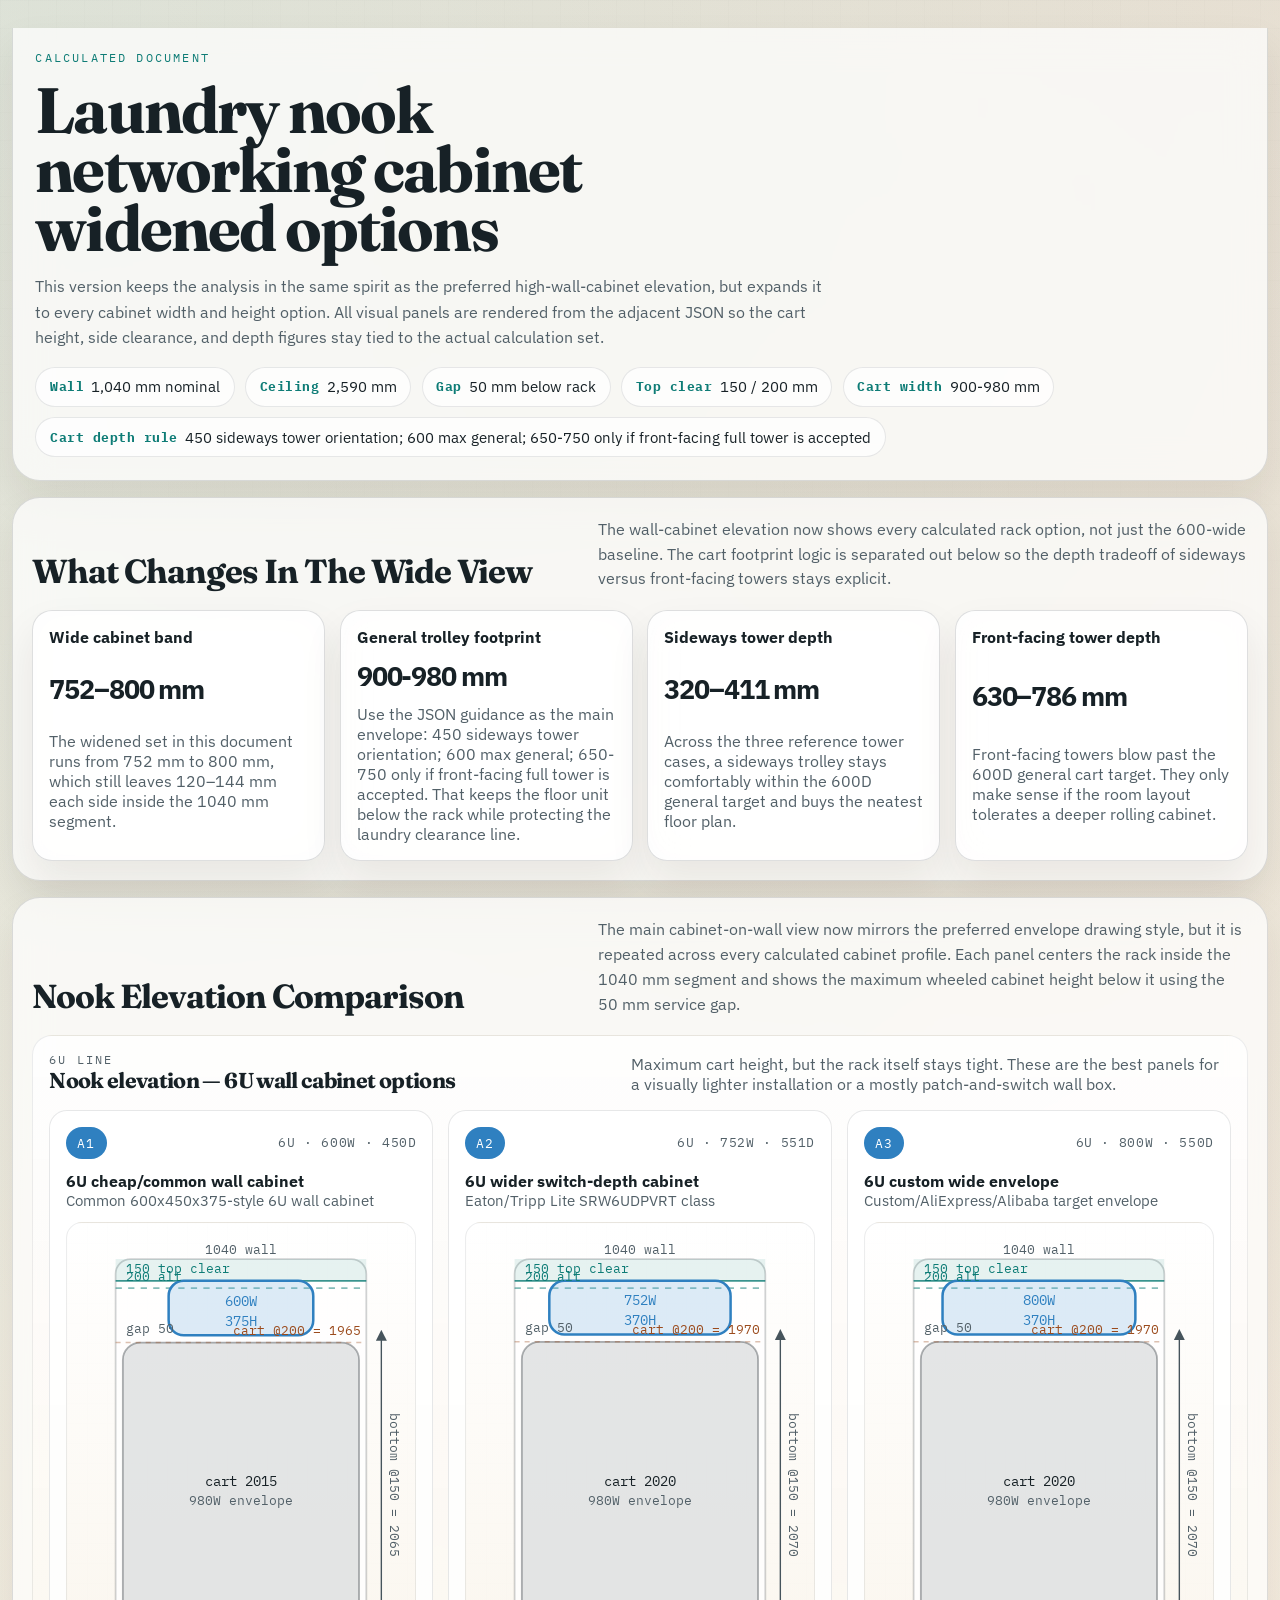
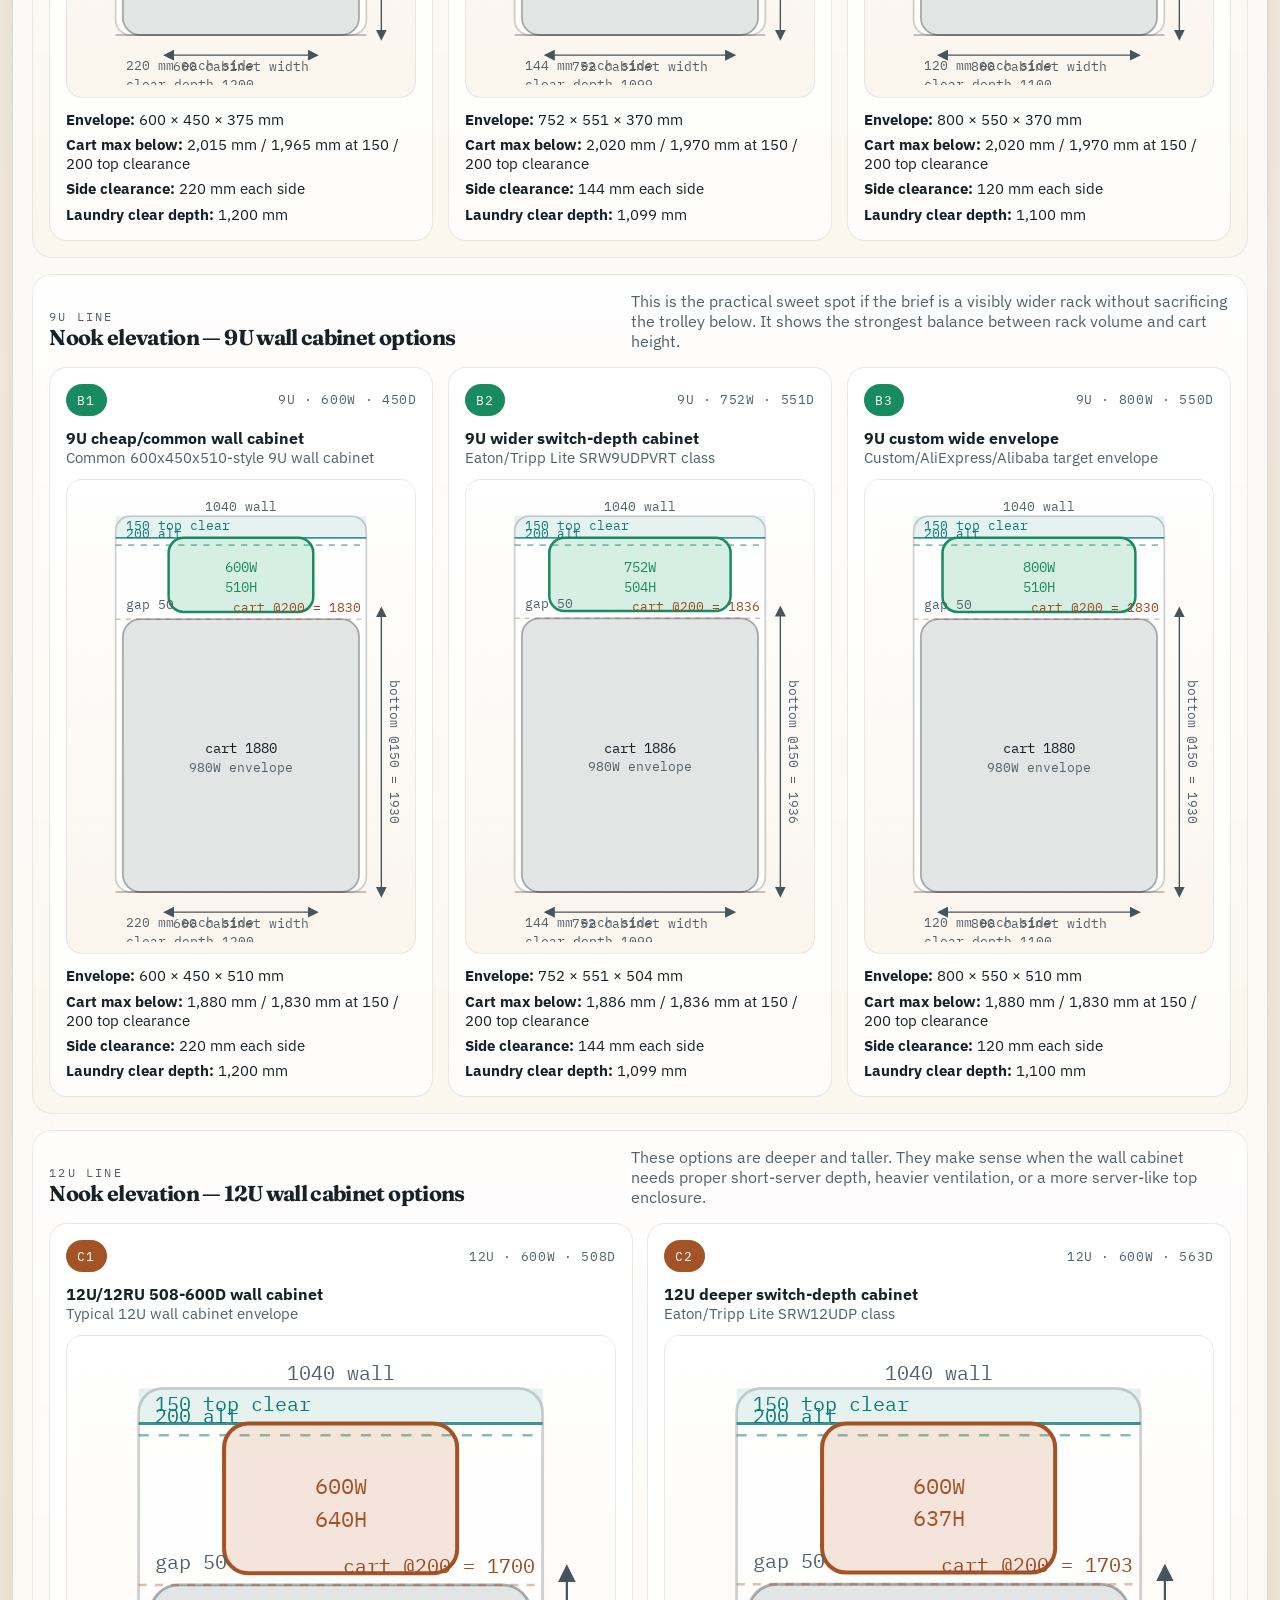
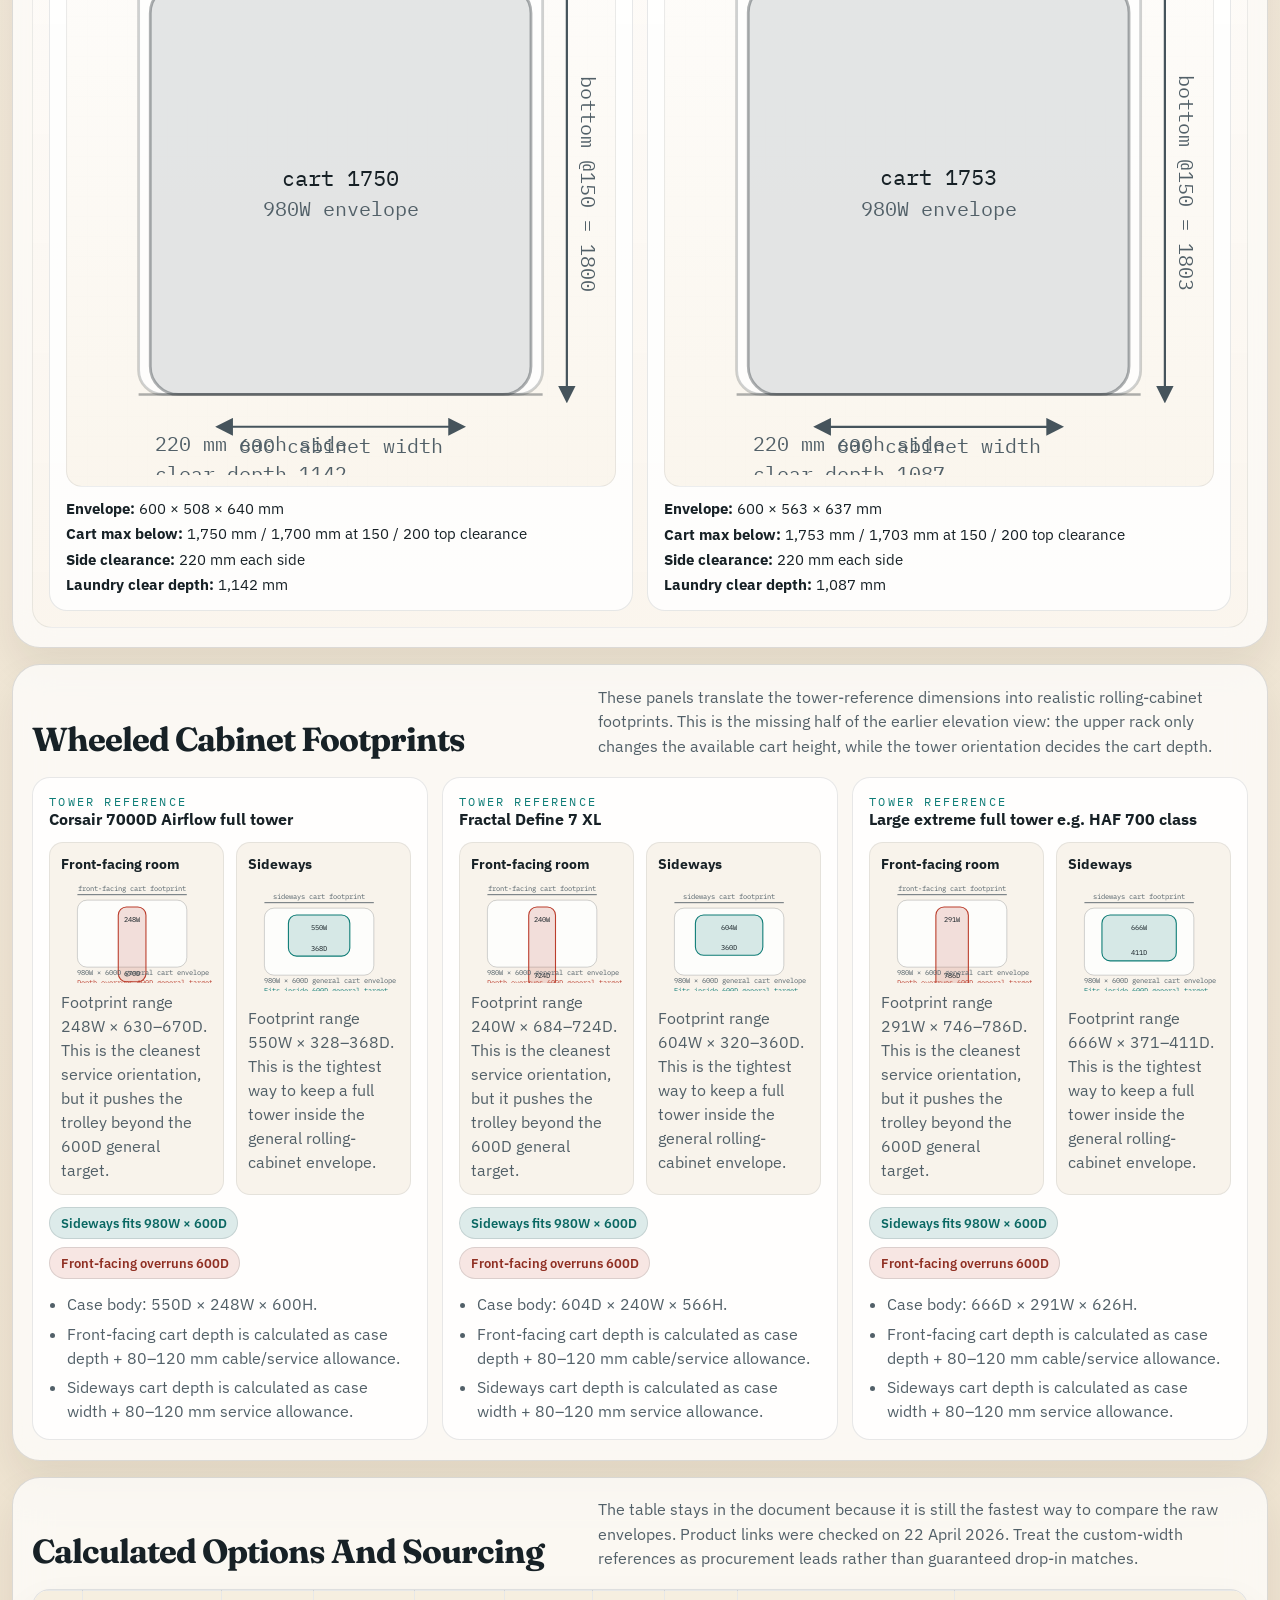
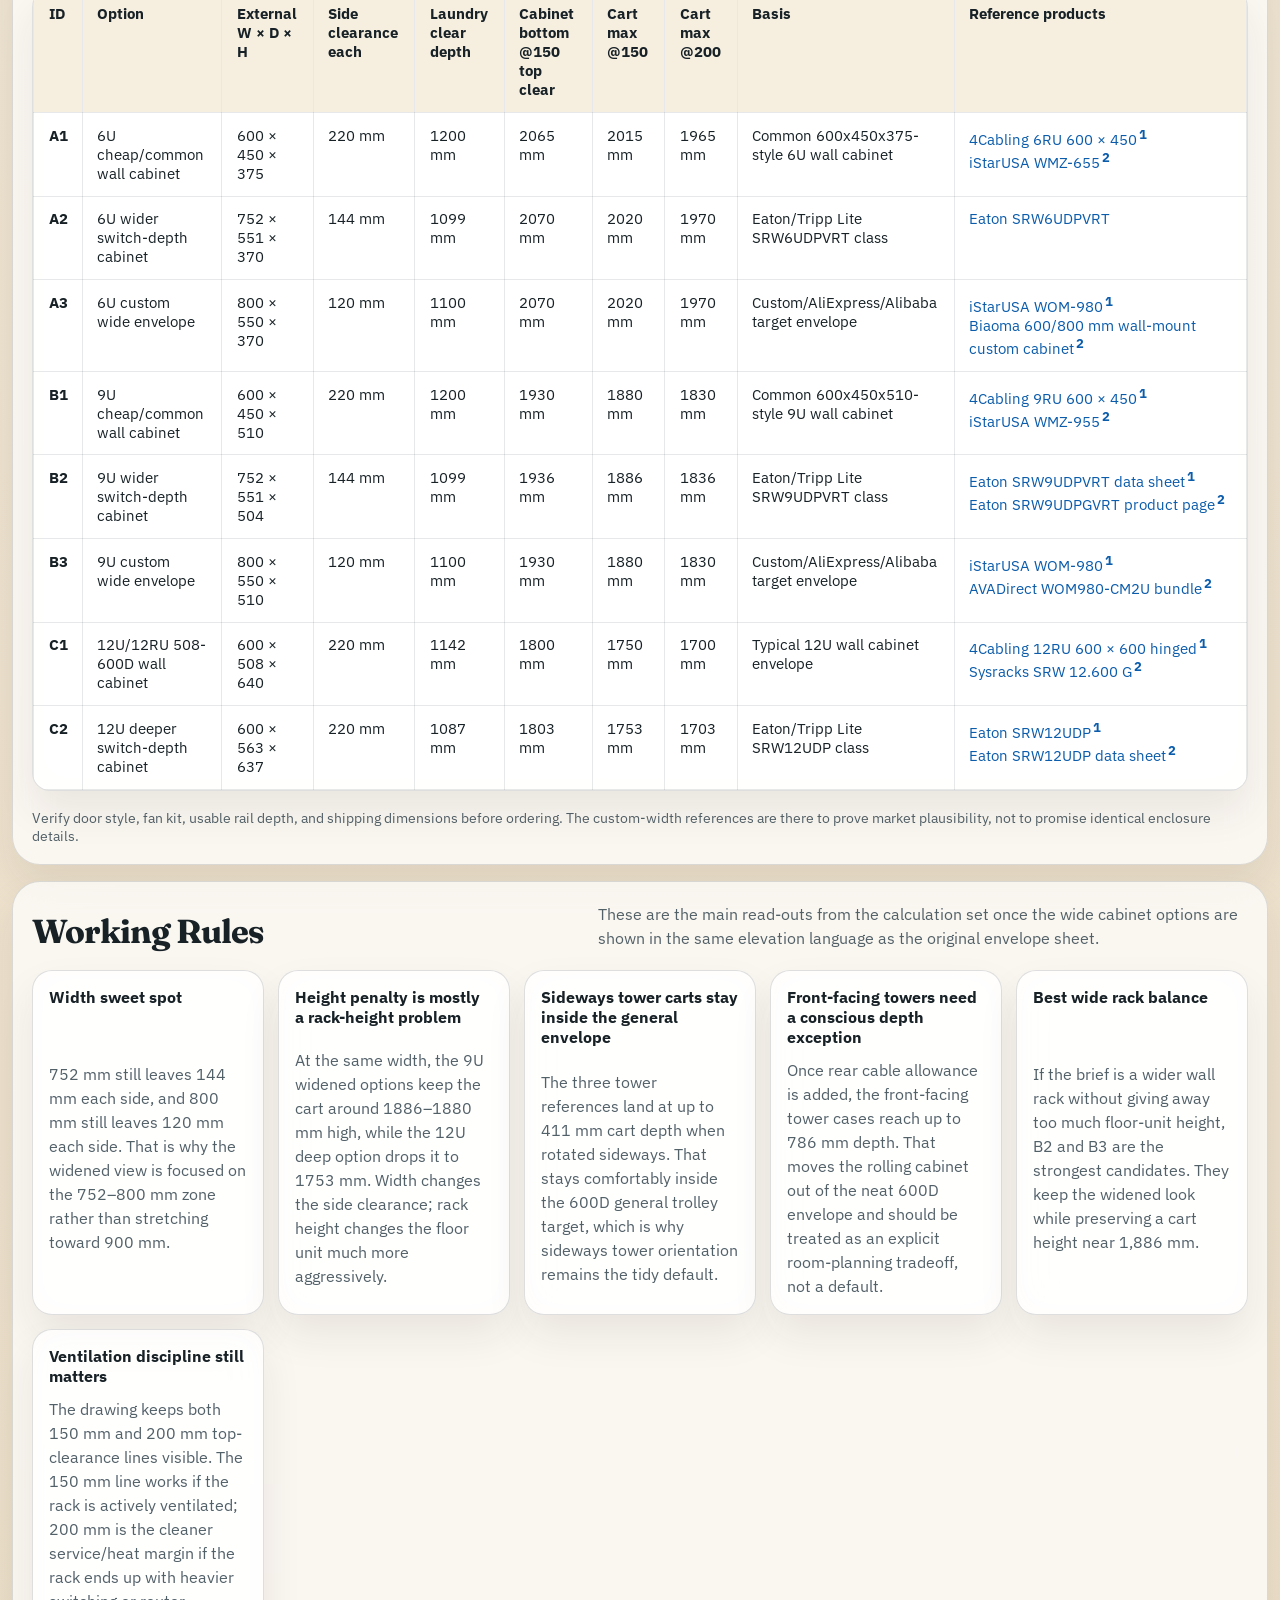
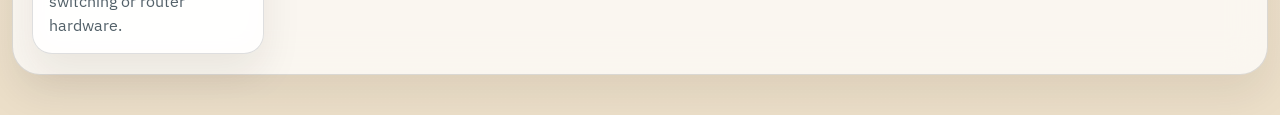
<file: documents/laundry_nook_networking_wide_options.html>
<!doctype html>
<html lang="en">
<head>
<meta charset="utf-8">
<meta name="viewport" content="width=device-width, initial-scale=1">
<title>Laundry nook networking cabinet widened options</title>
<link rel="preconnect" href="https://fonts.googleapis.com">
<link rel="preconnect" href="https://fonts.gstatic.com" crossorigin>
<link href="https://fonts.googleapis.com/css2?family=Fraunces:opsz,wght@9..144,600;9..144,700&family=IBM+Plex+Mono:wght@400;500;600&family=IBM+Plex+Sans:wght@400;500;600;700&display=swap" rel="stylesheet">
<style>
:root {
  --paper: #f6f1e6;
  --paper-strong: #fffdfa;
  --paper-soft: rgba(255, 255, 255, 0.72);
  --ink: #172126;
  --muted: #526068;
  --line: rgba(23, 33, 38, 0.14);
  --line-strong: rgba(23, 33, 38, 0.24);
  --signal: #0e7c76;
  --warn: #9b4b1d;
  --danger: #bb3e2d;
  --shadow: 0 20px 40px rgba(38, 27, 18, 0.08);
  --radius-xl: 28px;
  --radius-lg: 20px;
  --radius-md: 14px;
  --font-display: "Fraunces", serif;
  --font-body: "IBM Plex Sans", sans-serif;
  --font-mono: "IBM Plex Mono", monospace;
}

*,
*::before,
*::after {
  box-sizing: border-box;
}

html {
  color-scheme: light;
}

body {
  margin: 0;
  min-height: 100vh;
  font-family: var(--font-body);
  color: var(--ink);
  background:
    radial-gradient(circle at top left, rgba(14, 124, 118, 0.1), transparent 30%),
    radial-gradient(circle at top right, rgba(155, 75, 29, 0.09), transparent 28%),
    linear-gradient(180deg, #f7f2e8 0%, #ecdfc9 100%);
}

body::before {
  content: "";
  position: fixed;
  inset: 0;
  pointer-events: none;
  background:
    linear-gradient(rgba(23, 33, 38, 0.035) 1px, transparent 1px),
    linear-gradient(90deg, rgba(23, 33, 38, 0.035) 1px, transparent 1px);
  background-size: 28px 28px;
  mask-image: linear-gradient(180deg, rgba(0, 0, 0, 0.28), transparent 90%);
}

main {
  position: relative;
  z-index: 1;
  width: min(1380px, calc(100% - 1.5rem));
  margin: 0 auto;
  padding: 28px 0 40px;
}

h1,
h2,
h3 {
  margin: 0;
}

h1,
.section-head h2,
.group-heading h3 {
  font-family: var(--font-display);
  letter-spacing: -0.03em;
}

p {
  margin: 0;
}

a {
  color: inherit;
}

.hero,
.card,
.panel,
.table-shell,
.rule-card,
.fallback,
.loading {
  border: 1px solid var(--line);
  background: var(--paper-soft);
  backdrop-filter: blur(18px);
  box-shadow: var(--shadow);
}

.hero {
  display: grid;
  gap: 1rem;
  padding: 1.4rem;
  border-radius: 0 0 var(--radius-xl) var(--radius-xl);
  border-top: 0;
}

.eyebrow {
  font-family: var(--font-mono);
  font-size: 0.76rem;
  letter-spacing: 0.18em;
  text-transform: uppercase;
  color: var(--signal);
}

.hero h1 {
  font-size: clamp(2.1rem, 5vw, 4rem);
  line-height: 0.92;
  max-width: 14ch;
}

.lead {
  max-width: 80ch;
  color: var(--muted);
  line-height: 1.6;
}

.pill-row {
  display: flex;
  flex-wrap: wrap;
  gap: 0.65rem;
}

.pill {
  display: inline-flex;
  align-items: center;
  gap: 0.45rem;
  min-height: 40px;
  padding: 0.55rem 0.85rem;
  border-radius: 999px;
  border: 1px solid rgba(23, 33, 38, 0.1);
  background: rgba(255, 255, 255, 0.74);
  font-size: 0.94rem;
}

.pill strong {
  font-family: var(--font-mono);
  font-size: 0.82rem;
  letter-spacing: 0.04em;
  color: var(--signal);
}

.layout {
  display: grid;
  gap: 1rem;
  margin-top: 1rem;
}

.card {
  display: grid;
  gap: 1.15rem;
  padding: 1.2rem;
  border-radius: var(--radius-xl);
}

.section-head {
  display: flex;
  flex-wrap: wrap;
  align-items: flex-end;
  justify-content: space-between;
  gap: 0.85rem;
}

.section-head h2 {
  font-size: clamp(1.45rem, 2.6vw, 2.25rem);
}

.section-head p {
  max-width: 65ch;
  color: var(--muted);
  line-height: 1.55;
}

.summary-grid,
.rule-grid,
.tower-grid {
  display: grid;
  grid-template-columns: repeat(auto-fit, minmax(220px, 1fr));
  gap: 0.9rem;
}

.panel,
.rule-card {
  display: grid;
  gap: 0.7rem;
  padding: 1rem;
  border-radius: var(--radius-lg);
  background: rgba(255, 255, 255, 0.78);
}

.panel h3,
.rule-card h3 {
  font-size: 1rem;
}

.metric {
  font-size: 1.7rem;
  font-weight: 700;
  letter-spacing: -0.04em;
}

.muted {
  color: var(--muted);
}

.group-list {
  display: grid;
  gap: 1rem;
}

.group-shell {
  display: grid;
  gap: 1rem;
  padding: 1rem;
  border-radius: var(--radius-lg);
  background: linear-gradient(180deg, rgba(255, 255, 255, 0.82), rgba(250, 245, 236, 0.86));
  border: 1px solid rgba(23, 33, 38, 0.08);
}

.group-heading {
  display: flex;
  flex-wrap: wrap;
  align-items: flex-end;
  justify-content: space-between;
  gap: 0.75rem;
}

.group-heading h3 {
  font-size: 1.35rem;
}

.group-heading p {
  max-width: 60ch;
  color: var(--muted);
}

.elevation-grid {
  display: grid;
  grid-template-columns: repeat(auto-fit, minmax(250px, 1fr));
  gap: 0.9rem;
}

.elevation-card {
  display: grid;
  gap: 0.75rem;
  padding: 1rem;
  border-radius: 18px;
  border: 1px solid rgba(23, 33, 38, 0.1);
  background: rgba(255, 255, 255, 0.84);
}

.option-topline {
  display: flex;
  align-items: center;
  justify-content: space-between;
  gap: 0.7rem;
}

.option-id {
  display: inline-flex;
  align-items: center;
  justify-content: center;
  min-width: 2.5rem;
  min-height: 2rem;
  padding: 0 0.7rem;
  border-radius: 999px;
  font-family: var(--font-mono);
  font-size: 0.84rem;
  letter-spacing: 0.08em;
  text-transform: uppercase;
  color: #fff;
}

.option-width {
  font-family: var(--font-mono);
  font-size: 0.8rem;
  letter-spacing: 0.05em;
  color: var(--muted);
}

.option-name {
  font-size: 1rem;
  font-weight: 700;
}

.option-source {
  color: var(--muted);
  font-size: 0.92rem;
}

.diagram-frame {
  padding: 0.7rem;
  border-radius: 16px;
  background:
    linear-gradient(180deg, rgba(255, 255, 255, 0.94), rgba(250, 245, 236, 0.94)),
    linear-gradient(90deg, rgba(23, 33, 38, 0.04) 1px, transparent 1px),
    linear-gradient(rgba(23, 33, 38, 0.04) 1px, transparent 1px);
  background-size: auto, 20px 20px, 20px 20px;
  border: 1px solid rgba(23, 33, 38, 0.08);
}

.diagram-frame svg,
.tower-figure svg {
  width: 100%;
  height: auto;
  display: block;
}

.metric-list {
  display: grid;
  gap: 0.4rem;
  font-size: 0.94rem;
}

.metric-list strong {
  font-weight: 700;
}

.table-shell {
  overflow: auto;
  border-radius: 18px;
  background: rgba(255, 255, 255, 0.86);
}

table {
  width: 100%;
  border-collapse: collapse;
  min-width: 960px;
}

th,
td {
  padding: 0.8rem 0.9rem;
  border: 1px solid rgba(23, 33, 38, 0.1);
  text-align: left;
  vertical-align: top;
  font-size: 0.94rem;
}

th {
  position: sticky;
  top: 0;
  background: #f6efe0;
  z-index: 1;
}

.product-links {
  min-width: 290px;
}

.product-links a {
  color: #0b5cab;
  text-decoration: none;
}

.product-links a:hover {
  text-decoration: underline;
}

.tip-ref {
  position: relative;
  display: inline-block;
  margin-left: 2px;
  color: #0b5cab;
  cursor: help;
  font-weight: 700;
}

.tip-ref::after {
  content: attr(data-tip);
  position: absolute;
  left: 50%;
  bottom: 135%;
  transform: translateX(-50%);
  width: min(280px, 70vw);
  padding: 8px 10px;
  border-radius: 10px;
  background: rgba(23, 33, 38, 0.95);
  color: #fff;
  font-size: 12px;
  line-height: 1.35;
  opacity: 0;
  pointer-events: none;
  transition: opacity 120ms ease;
  box-shadow: 0 10px 25px rgba(0, 0, 0, 0.22);
}

.tip-ref:hover::after,
.tip-ref:focus::after {
  opacity: 1;
}

.tower-card {
  display: grid;
  gap: 0.8rem;
  padding: 1rem;
  border-radius: 18px;
  border: 1px solid rgba(23, 33, 38, 0.1);
  background: rgba(255, 255, 255, 0.82);
}

.tower-card h3 {
  font-size: 1rem;
}

.tower-figures {
  display: grid;
  grid-template-columns: repeat(2, minmax(0, 1fr));
  gap: 0.75rem;
}

.tower-figure {
  display: grid;
  gap: 0.45rem;
  padding: 0.7rem;
  border-radius: 14px;
  background: rgba(247, 242, 232, 0.86);
  border: 1px solid rgba(23, 33, 38, 0.08);
}

.tower-figure h4 {
  margin: 0;
  font-size: 0.9rem;
}

.tower-figure p,
.tower-meta li,
.rule-card p {
  color: var(--muted);
  line-height: 1.5;
}

.tower-meta {
  margin: 0;
  padding-left: 1.1rem;
  display: grid;
  gap: 0.35rem;
}

.status-row {
  display: flex;
  flex-wrap: wrap;
  gap: 0.5rem;
}

.status-chip {
  display: inline-flex;
  align-items: center;
  min-height: 32px;
  padding: 0.35rem 0.65rem;
  border-radius: 999px;
  font-size: 0.82rem;
  font-weight: 600;
  border: 1px solid rgba(23, 33, 38, 0.12);
}

.status-ok {
  background: rgba(14, 124, 118, 0.14);
  color: #0a6762;
}

.status-warn {
  background: rgba(187, 62, 45, 0.12);
  color: #8f2f23;
}

.small-note {
  font-size: 0.88rem;
  color: var(--muted);
}

.loading,
.fallback {
  padding: 1rem;
  border-radius: 18px;
}

.loading {
  font-family: var(--font-mono);
}

noscript .fallback {
  margin-top: 1rem;
}

@media (max-width: 820px) {
  main {
    width: calc(100% - 0.9rem);
    padding-top: 18px;
  }

  .hero,
  .card {
    padding: 1rem;
  }

  .tower-figures {
    grid-template-columns: 1fr;
  }
}
</style>
</head>
<body>
<main>
  <header class="hero">
    <p class="eyebrow">Calculated document</p>
    <h1>Laundry nook networking cabinet widened options</h1>
    <p class="lead">
      This version keeps the analysis in the same spirit as the preferred high-wall-cabinet elevation,
      but expands it to every cabinet width and height option. All visual panels are rendered from the
      adjacent JSON so the cart height, side clearance, and depth figures stay tied to the actual calculation set.
    </p>
    <div class="pill-row" id="heroPills"></div>
  </header>

  <div class="layout" id="content">
    <section class="loading">Loading calculated options from <code>laundry_nook_networking_wide_options.json</code>…</section>
  </div>

  <noscript>
    <section class="fallback">
      This document needs JavaScript enabled so it can render the calculated layout from the adjacent JSON file.
    </section>
  </noscript>
</main>

<script>
const PRODUCT_LINKS = {
  A1: [
    {
      href: "https://www.4cabling.com.au/4cabling-6ru-w600mm-x-d450mm-wall-mount-server-rack.html",
      label: "4Cabling 6RU 600 × 450",
      tip: "AU off-the-shelf enclosed baseline. This is the closest straightforward match to the 600 × 450 × 375 low-cost entry cabinet envelope."
    },
    {
      href: "https://istarusa.com/en/claytek/products.php?model=WMZ-655",
      label: "iStarUSA WMZ-655",
      tip: "Useful deeper comparison at roughly 600 × 550 × 368 if you want extra cable and fan space without jumping to a wide custom cabinet."
    }
  ],
  A2: [
    {
      href: "https://www.eaton.com/us/en-us/skuPage.SRW6UDPVRT.html",
      label: "Eaton SRW6UDPVRT"
    }
  ],
  A3: [
    {
      href: "https://istarusa.com/en/istarusa/products.php?model=WOM-980",
      label: "iStarUSA WOM-980",
      tip: "Closest real wide wall-mount reference I found. It is open-frame and 9U, so use it as a fit and serviceability reference rather than a direct enclosed 6U match."
    },
    {
      href: "https://biaomaelectrical.en.made-in-china.com/product/XprRKQxuqEVj/China-Enhanced-Easier-Access-600-800mm-Width-Server-Network-Wall-Mount-Rack-Cabinet.html",
      label: "Biaoma 600/800 mm wall-mount custom cabinet",
      tip: "OEM/custom route for enclosed 600 or 800 mm width wall-mount cabinets. Confirm exact 6U height, 550 mm depth, door style, ventilation, and lead time before ordering."
    }
  ],
  B1: [
    {
      href: "https://www.4cabling.com.au/4cabling-9ru-w600mm-x-d450mm-wall-mount-server-rack.html",
      label: "4Cabling 9RU 600 × 450",
      tip: "Closest AU off-the-shelf enclosed match to the cheap/common 9U baseline cabinet."
    },
    {
      href: "https://istarusa.com/en/claytek/products.php?model=WMZ-955",
      label: "iStarUSA WMZ-955",
      tip: "Slightly deeper 600 × 550 × 501 alternative that is still close to the 9U common-envelope case if you want more side service space."
    }
  ],
  B2: [
    {
      href: "https://www.eaton.com/content/dam/eaton/products/server-racks-enclosures-airflow-management/racks-enclosures/tl-wallmount-enclosures/eaton-tripp-lite-series-SRW9UDPVRT-technical-data.pdf",
      label: "Eaton SRW9UDPVRT data sheet",
      tip: "Exact steel-door wide switch-depth reference for the 752 × 551 × 504 class. This PDF exposes the actual dimensional envelope directly."
    },
    {
      href: "https://www.eaton.com/us/en-us/skuPage.SRW9UDPGVRT.html",
      label: "Eaton SRW9UDPGVRT product page",
      tip: "Acrylic-window sibling in the same wide switch-depth family. Useful if you want a live product page while keeping almost the same outer envelope."
    }
  ],
  B3: [
    {
      href: "https://istarusa.com/en/istarusa/products.php?model=WOM-980",
      label: "iStarUSA WOM-980",
      tip: "Closest real wide wall-mount product I found for the 800-class concept. It is open-frame rather than enclosed, but it gives you a practical 9U / 800 mm fit benchmark."
    },
    {
      href: "https://www.avadirect.com/WOM980-CM2U-9U-800mm-Adjustable-Wallmount-Server-Cabinet-with-2U-Cable-Management/Product/12145750",
      label: "AVADirect WOM980-CM2U bundle",
      tip: "Retail bundle around the same 9U 800 mm adjustable chassis, with added cable management. Good for a buy-now fallback if custom enclosed sourcing drags out."
    }
  ],
  C1: [
    {
      href: "https://www.4cabling.com.au/4cabling-12ru-w600mm-x-d600mm-hinged-wall-mount-server-rack.html",
      label: "4Cabling 12RU 600 × 600 hinged",
      tip: "AU enclosed reference with the right general 12U scale and a generous 600 mm depth. Slightly deeper than the 508 mm minimum case, but very usable for cabling and thermals."
    },
    {
      href: "https://sysracks.com/product/12u-24-depth-24x24x245-wall-mount-19-enclosure-sysracks-srw-12-600-g/",
      label: "Sysracks SRW 12.600 G",
      tip: "Second real 12U 600 × 600 enclosed reference if you want another vendor for fit, airflow and included-accessory comparison."
    }
  ],
  C2: [
    {
      href: "https://www.eaton.com/us/en-us/skuPage.SRW12UDP.html",
      label: "Eaton SRW12UDP",
      tip: "Closest exact switch-depth enclosed 12U reference for the 600 × 563 × 637 class."
    },
    {
      href: "https://www.eaton.com/content/dam/eaton/products/server-racks-enclosures-airflow-management/racks-enclosures/tl-wallmount-enclosures/eaton-tripp-lite-series-SRW12UDP-technical-data.pdf",
      label: "Eaton SRW12UDP data sheet",
      tip: "Technical PDF with the hard dimensions and load details if you want a cleaner engineering reference than the product page."
    }
  ]
};

const GROUP_COPY = {
  6: "Maximum cart height, but the rack itself stays tight. These are the best panels for a visually lighter installation or a mostly patch-and-switch wall box.",
  9: "This is the practical sweet spot if the brief is a visibly wider rack without sacrificing the trolley below. It shows the strongest balance between rack volume and cart height.",
  12: "These options are deeper and taller. They make sense when the wall cabinet needs proper short-server depth, heavier ventilation, or a more server-like top enclosure."
};

const PALETTES = {
  6: { accent: "#2f80c0", fill: "rgba(96, 163, 217, 0.22)", cart: "rgba(17, 33, 38, 0.11)" },
  9: { accent: "#198b61", fill: "rgba(31, 164, 113, 0.18)", cart: "rgba(17, 33, 38, 0.11)" },
  12: { accent: "#a45326", fill: "rgba(196, 112, 61, 0.18)", cart: "rgba(17, 33, 38, 0.11)" }
};

function mm(value) {
  return `${Number(value).toLocaleString()} mm`;
}

function sizeLabel(option) {
  return `${option.w} × ${option.d} × ${option.h}`;
}

function clearText(value) {
  return `${value.toFixed(0)} mm each side`;
}

function cartRange(option) {
  return `${mm(option.cart_max_at_topclear_150_gap50)} / ${mm(option.cart_max_at_topclear_200_gap50)}`;
}

function productLinkMarkup(id) {
  const links = PRODUCT_LINKS[id] || [];
  if (!links.length) {
    return "—";
  }
  return links.map((link, index) => {
    const tip = link.tip
      ? `<sup class="tip-ref" tabindex="0" data-tip="${escapeHtml(link.tip)}">${index + 1}</sup>`
      : "";
    return `<a href="${link.href}" target="_blank" rel="noreferrer">${escapeHtml(link.label)}</a>${tip}`;
  }).join("<br>");
}

function escapeHtml(value) {
  return String(value)
    .replaceAll("&", "&amp;")
    .replaceAll("<", "&lt;")
    .replaceAll(">", "&gt;")
    .replaceAll('"', "&quot;");
}

function createElevationSvg(option, source) {
  const palette = PALETTES[option.u];
  const viewWidth = 260;
  const viewHeight = 360;
  const wallX = 30;
  const wallY = 20;
  const wallWidth = 200;
  const wallHeight = 300;
  const wallWidthMm = source.nook_width_nominal_mm;
  const ceilingMm = source.ceiling_height_mm;
  const mainClearance = source.recommended_top_clearance_mm[0];
  const altClearance = source.recommended_top_clearance_mm[1];
  const serviceGap = source.service_gap_between_cabinet_and_trolley_mm;
  const maxCartWidthMm = 980;
  const sx = wallWidth / wallWidthMm;
  const sy = wallHeight / ceilingMm;
  const floorY = wallY + wallHeight;
  const mainLineY = wallY + mainClearance * sy;
  const altLineY = wallY + altClearance * sy;
  const cabinetWidth = option.w * sx;
  const cabinetHeight = option.h * sy;
  const cabinetX = wallX + (wallWidth - cabinetWidth) / 2;
  const cabinetY = mainLineY;
  const cartWidth = Math.min(wallWidth - 10, maxCartWidthMm * sx);
  const cartX = wallX + (wallWidth - cartWidth) / 2;
  const cartHeight = option.cart_max_at_topclear_150_gap50 * sy;
  const cartY = floorY - cartHeight;
  const altCabinetBottomY = floorY - option.bottom_at_topclear_200 * sy;
  const dimensionY = floorY + 16;

  return `
    <svg viewBox="0 0 ${viewWidth} ${viewHeight}" aria-hidden="true">
      <defs>
        <marker id="arrow-${option.id}" markerWidth="8" markerHeight="8" refX="4" refY="4" orient="auto-start-reverse">
          <path d="M0,0 L8,4 L0,8 Z" fill="#46545c"></path>
        </marker>
      </defs>
      <rect x="${wallX}" y="${wallY}" width="${wallWidth}" height="${wallHeight}" rx="12" fill="rgba(255,255,255,0.78)" stroke="rgba(23,33,38,0.2)" stroke-width="1.4"></rect>
      <rect x="${wallX}" y="${wallY}" width="${wallWidth}" height="${mainLineY - wallY}" fill="rgba(14,124,118,0.1)"></rect>
      <line x1="${wallX}" y1="${altLineY}" x2="${wallX + wallWidth}" y2="${altLineY}" stroke="rgba(14,124,118,0.5)" stroke-width="1.3" stroke-dasharray="5 5"></line>
      <line x1="${wallX}" y1="${mainLineY}" x2="${wallX + wallWidth}" y2="${mainLineY}" stroke="rgba(14,124,118,0.8)" stroke-width="1.5"></line>
      <rect x="${cabinetX}" y="${cabinetY}" width="${cabinetWidth}" height="${cabinetHeight}" rx="12" fill="${palette.fill}" stroke="${palette.accent}" stroke-width="2"></rect>
      <rect x="${cartX}" y="${cartY}" width="${cartWidth}" height="${cartHeight}" rx="14" fill="${palette.cart}" stroke="rgba(23,33,38,0.35)" stroke-width="1.4"></rect>
      <line x1="${wallX}" y1="${floorY}" x2="${wallX + wallWidth}" y2="${floorY}" stroke="rgba(23,33,38,0.35)" stroke-width="1.2"></line>
      <line x1="${cabinetX}" y1="${dimensionY}" x2="${cabinetX + cabinetWidth}" y2="${dimensionY}" stroke="#46545c" stroke-width="1.1" marker-start="url(#arrow-${option.id})" marker-end="url(#arrow-${option.id})"></line>
      <text x="${wallX + wallWidth / 2}" y="${wallY - 4}" text-anchor="middle" font-family="IBM Plex Mono, monospace" font-size="10" fill="#526068">1040 wall</text>
      <text x="${wallX + 8}" y="${mainLineY - 6}" font-family="IBM Plex Mono, monospace" font-size="10" fill="#0e7c76">150 top clear</text>
      <text x="${wallX + 8}" y="${altLineY - 6}" font-family="IBM Plex Mono, monospace" font-size="10" fill="#0e7c76">200 alt</text>
      <text x="${cabinetX + cabinetWidth / 2}" y="${cabinetY + cabinetHeight / 2 - 2}" text-anchor="middle" font-family="IBM Plex Mono, monospace" font-size="11" fill="${palette.accent}">${option.w}W</text>
      <text x="${cabinetX + cabinetWidth / 2}" y="${cabinetY + cabinetHeight / 2 + 14}" text-anchor="middle" font-family="IBM Plex Mono, monospace" font-size="11" fill="${palette.accent}">${option.h}H</text>
      <text x="${cartX + cartWidth / 2}" y="${cartY + cartHeight / 2 - 2}" text-anchor="middle" font-family="IBM Plex Mono, monospace" font-size="11" fill="#172126">cart ${option.cart_max_at_topclear_150_gap50}</text>
      <text x="${cartX + cartWidth / 2}" y="${cartY + cartHeight / 2 + 13}" text-anchor="middle" font-family="IBM Plex Mono, monospace" font-size="10" fill="#526068">980W envelope</text>
      <line x1="${wallX + wallWidth + 12}" y1="${cabinetY + cabinetHeight}" x2="${wallX + wallWidth + 12}" y2="${floorY}" stroke="#46545c" stroke-width="1.1" marker-start="url(#arrow-${option.id})" marker-end="url(#arrow-${option.id})"></line>
      <text x="${wallX + wallWidth + 19}" y="${cabinetY + cabinetHeight + (floorY - (cabinetY + cabinetHeight)) / 2}" transform="rotate(90 ${wallX + wallWidth + 19} ${cabinetY + cabinetHeight + (floorY - (cabinetY + cabinetHeight)) / 2})" text-anchor="middle" font-family="IBM Plex Mono, monospace" font-size="10" fill="#526068">bottom @150 = ${option.bottom_at_topclear_150}</text>
      <line x1="${wallX}" y1="${altCabinetBottomY}" x2="${wallX + wallWidth}" y2="${altCabinetBottomY}" stroke="rgba(155,75,29,0.35)" stroke-width="1.2" stroke-dasharray="4 4"></line>
      <text x="${wallX + wallWidth - 4}" y="${altCabinetBottomY - 6}" text-anchor="end" font-family="IBM Plex Mono, monospace" font-size="10" fill="#9b4b1d">cart @200 = ${option.cart_max_at_topclear_200_gap50}</text>
      <text x="${cabinetX + cabinetWidth / 2}" y="${dimensionY + 13}" text-anchor="middle" font-family="IBM Plex Mono, monospace" font-size="10" fill="#526068">${option.w} cabinet width</text>
      <text x="${wallX + 8}" y="${floorY + 28}" font-family="IBM Plex Mono, monospace" font-size="10" fill="#526068">${clearText(option.side_clear_each_nom)}</text>
      <text x="${wallX + 8}" y="${floorY + 43}" font-family="IBM Plex Mono, monospace" font-size="10" fill="#526068">clear depth ${option.clear_depth}</text>
      <text x="${wallX + 8}" y="${cartY - 8}" font-family="IBM Plex Mono, monospace" font-size="10" fill="#526068">gap ${serviceGap}</text>
    </svg>
  `;
}

function createPlanSvg(widthMm, depthMm, title, overflow) {
  const viewWidth = 220;
  const viewHeight = 150;
  const outerX = 24;
  const outerY = 28;
  const outerWidth = 160;
  const outerHeight = 98;
  const sx = outerWidth / 980;
  const sy = outerHeight / 600;
  const innerWidth = Math.max(12, widthMm * sx);
  const innerHeight = Math.max(12, depthMm * sy);
  const innerX = outerX + (outerWidth - innerWidth) / 2;
  const innerY = outerY + 10;
  const exceedsDepth = overflow ? depthMm > 600 : false;
  const depthLineY = outerY + outerHeight + 12;

  return `
    <svg viewBox="0 0 ${viewWidth} ${viewHeight}" aria-hidden="true">
      <rect x="${outerX}" y="${outerY}" width="${outerWidth}" height="${outerHeight}" rx="14" fill="rgba(255,255,255,0.84)" stroke="rgba(23,33,38,0.2)" stroke-width="1.4"></rect>
      <line x1="${outerX}" y1="${outerY - 8}" x2="${outerX + outerWidth}" y2="${outerY - 8}" stroke="#46545c" stroke-width="1.2"></line>
      <text x="${outerX + outerWidth / 2}" y="${outerY - 14}" text-anchor="middle" font-family="IBM Plex Mono, monospace" font-size="10" fill="#526068">${title}</text>
      <rect x="${innerX}" y="${innerY}" width="${innerWidth}" height="${innerHeight}" rx="12" fill="${exceedsDepth ? "rgba(187,62,45,0.16)" : "rgba(14,124,118,0.16)"}" stroke="${exceedsDepth ? "#bb3e2d" : "#0e7c76"}" stroke-width="1.6"></rect>
      <text x="${innerX + innerWidth / 2}" y="${innerY + Math.min(innerHeight - 10, 22)}" text-anchor="middle" font-family="IBM Plex Mono, monospace" font-size="10" fill="#172126">${Math.round(widthMm)}W</text>
      <text x="${innerX + innerWidth / 2}" y="${Math.min(innerY + innerHeight - 8, outerY + outerHeight + 16)}" text-anchor="middle" font-family="IBM Plex Mono, monospace" font-size="10" fill="#172126">${Math.round(depthMm)}D</text>
      <text x="${outerX}" y="${depthLineY}" font-family="IBM Plex Mono, monospace" font-size="10" fill="#526068">980W × 600D general cart envelope</text>
      ${exceedsDepth ? `<text x="${outerX}" y="${depthLineY + 14}" font-family="IBM Plex Mono, monospace" font-size="10" fill="#bb3e2d">Depth overruns 600D general target</text>` : `<text x="${outerX}" y="${depthLineY + 14}" font-family="IBM Plex Mono, monospace" font-size="10" fill="#0e7c76">Fits inside 600D general target</text>`}
    </svg>
  `;
}

function renderSummary(source, options, towers) {
  const wideWidths = options.filter((option) => option.w > 600).map((option) => option.w);
  const frontMin = Math.min(...towers.map((tower) => tower.depth_length + 80));
  const frontMax = Math.max(...towers.map((tower) => tower.depth_length + 120));
  const sideMin = Math.min(...towers.map((tower) => tower.width + 80));
  const sideMax = Math.max(...towers.map((tower) => tower.width + 120));
  const maxWideClear = Math.max(...options.filter((option) => option.w > 600).map((option) => option.side_clear_each_nom));
  const minWideClear = Math.min(...options.filter((option) => option.w > 600).map((option) => option.side_clear_each_nom));

  return `
    <section class="card">
      <div class="section-head">
        <h2>What Changes In The Wide View</h2>
        <p>The wall-cabinet elevation now shows every calculated rack option, not just the 600-wide baseline. The cart footprint logic is separated out below so the depth tradeoff of sideways versus front-facing towers stays explicit.</p>
      </div>
      <div class="summary-grid">
        <article class="panel">
          <h3>Wide cabinet band</h3>
          <p class="metric">${Math.min(...wideWidths)}–${Math.max(...wideWidths)} mm</p>
          <p class="muted">The widened set in this document runs from 752 mm to 800 mm, which still leaves ${Math.round(minWideClear)}–${Math.round(maxWideClear)} mm each side inside the 1040 mm segment.</p>
        </article>
        <article class="panel">
          <h3>General trolley footprint</h3>
          <p class="metric">${source.recommended_trolley_width_mm} mm</p>
          <p class="muted">Use the JSON guidance as the main envelope: ${escapeHtml(source.recommended_trolley_depth_mm)}. That keeps the floor unit below the rack while protecting the laundry clearance line.</p>
        </article>
        <article class="panel">
          <h3>Sideways tower depth</h3>
          <p class="metric">${sideMin}–${sideMax} mm</p>
          <p class="muted">Across the three reference tower cases, a sideways trolley stays comfortably within the 600D general target and buys the neatest floor plan.</p>
        </article>
        <article class="panel">
          <h3>Front-facing tower depth</h3>
          <p class="metric">${frontMin}–${frontMax} mm</p>
          <p class="muted">Front-facing towers blow past the 600D general cart target. They only make sense if the room layout tolerates a deeper rolling cabinet.</p>
        </article>
      </div>
    </section>
  `;
}

function renderElevations(source, options) {
  const grouped = new Map();
  for (const option of options) {
    const key = option.u;
    if (!grouped.has(key)) {
      grouped.set(key, []);
    }
    grouped.get(key).push(option);
  }

  const groups = [...grouped.entries()]
    .sort((left, right) => left[0] - right[0])
    .map(([u, groupOptions]) => {
      const panels = groupOptions.map((option) => `
        <article class="elevation-card">
          <div class="option-topline">
            <span class="option-id" style="background:${PALETTES[option.u].accent}">${option.id}</span>
            <span class="option-width">${option.u}U · ${option.w}W · ${option.d}D</span>
          </div>
          <div>
            <p class="option-name">${escapeHtml(option.name)}</p>
            <p class="option-source">${escapeHtml(option.source)}</p>
          </div>
          <div class="diagram-frame">${createElevationSvg(option, source)}</div>
          <div class="metric-list">
            <div><strong>Envelope:</strong> ${sizeLabel(option)} mm</div>
            <div><strong>Cart max below:</strong> ${cartRange(option)} at 150 / 200 top clearance</div>
            <div><strong>Side clearance:</strong> ${clearText(option.side_clear_each_nom)}</div>
            <div><strong>Laundry clear depth:</strong> ${mm(option.clear_depth)}</div>
          </div>
        </article>
      `).join("");

      return `
        <section class="group-shell">
          <div class="group-heading">
            <div>
              <p class="eyebrow">${u}U line</p>
              <h3>Nook elevation — ${u}U wall cabinet options</h3>
            </div>
            <p>${GROUP_COPY[u]}</p>
          </div>
          <div class="elevation-grid">${panels}</div>
        </section>
      `;
    }).join("");

  return `
    <section class="card">
      <div class="section-head">
        <h2>Nook Elevation Comparison</h2>
        <p>The main cabinet-on-wall view now mirrors the preferred envelope drawing style, but it is repeated across every calculated cabinet profile. Each panel centers the rack inside the 1040 mm segment and shows the maximum wheeled cabinet height below it using the 50 mm service gap.</p>
      </div>
      <div class="group-list">${groups}</div>
    </section>
  `;
}

function renderTowerCards(towers) {
  const cards = towers.map((tower) => {
    const frontMin = tower.depth_length + 80;
    const frontMax = tower.depth_length + 120;
    const sideMin = tower.width + 80;
    const sideMax = tower.width + 120;
    const frontFits = frontMax <= 600;
    const sideFits = sideMax <= 600 && tower.depth_length <= 980;

    return `
      <article class="tower-card">
        <div>
          <p class="eyebrow">Tower reference</p>
          <h3>${escapeHtml(tower.case)}</h3>
        </div>
        <div class="tower-figures">
          <div class="tower-figure">
            <h4>Front-facing room</h4>
            ${createPlanSvg(tower.width, frontMax, "front-facing cart footprint", true)}
            <p>Footprint range ${tower.width}W × ${frontMin}–${frontMax}D. This is the cleanest service orientation, but it pushes the trolley beyond the 600D general target.</p>
          </div>
          <div class="tower-figure">
            <h4>Sideways</h4>
            ${createPlanSvg(tower.depth_length, sideMax, "sideways cart footprint", true)}
            <p>Footprint range ${tower.depth_length}W × ${sideMin}–${sideMax}D. This is the tightest way to keep a full tower inside the general rolling-cabinet envelope.</p>
          </div>
        </div>
        <div class="status-row">
          <span class="status-chip ${sideFits ? "status-ok" : "status-warn"}">${sideFits ? "Sideways fits 980W × 600D" : "Sideways needs a wider/deeper cart"}</span>
          <span class="status-chip ${frontFits ? "status-ok" : "status-warn"}">${frontFits ? "Front-facing fits 600D" : "Front-facing overruns 600D"}</span>
        </div>
        <ul class="tower-meta">
          <li>Case body: ${tower.depth_length}D × ${tower.width}W × ${tower.height}H.</li>
          <li>Front-facing cart depth is calculated as case depth + 80–120 mm cable/service allowance.</li>
          <li>Sideways cart depth is calculated as case width + 80–120 mm service allowance.</li>
        </ul>
      </article>
    `;
  }).join("");

  return `
    <section class="card">
      <div class="section-head">
        <h2>Wheeled Cabinet Footprints</h2>
        <p>These panels translate the tower-reference dimensions into realistic rolling-cabinet footprints. This is the missing half of the earlier elevation view: the upper rack only changes the available cart height, while the tower orientation decides the cart depth.</p>
      </div>
      <div class="tower-grid">${cards}</div>
    </section>
  `;
}

function renderTable(options) {
  const rows = options.map((option) => `
    <tr>
      <td><strong>${option.id}</strong></td>
      <td>${escapeHtml(option.name)}</td>
      <td>${sizeLabel(option)}</td>
      <td>${Math.round(option.side_clear_each_nom)} mm</td>
      <td>${option.clear_depth} mm</td>
      <td>${option.bottom_at_topclear_150} mm</td>
      <td>${option.cart_max_at_topclear_150_gap50} mm</td>
      <td>${option.cart_max_at_topclear_200_gap50} mm</td>
      <td>${escapeHtml(option.source)}</td>
      <td class="product-links">${productLinkMarkup(option.id)}</td>
    </tr>
  `).join("");

  return `
    <section class="card">
      <div class="section-head">
        <h2>Calculated Options And Sourcing</h2>
        <p>The table stays in the document because it is still the fastest way to compare the raw envelopes. Product links were checked on 22 April 2026. Treat the custom-width references as procurement leads rather than guaranteed drop-in matches.</p>
      </div>
      <div class="table-shell">
        <table>
          <thead>
            <tr>
              <th>ID</th>
              <th>Option</th>
              <th>External W × D × H</th>
              <th>Side clearance each</th>
              <th>Laundry clear depth</th>
              <th>Cabinet bottom @150 top clear</th>
              <th>Cart max @150</th>
              <th>Cart max @200</th>
              <th>Basis</th>
              <th>Reference products</th>
            </tr>
          </thead>
          <tbody>${rows}</tbody>
        </table>
      </div>
      <p class="small-note">Verify door style, fan kit, usable rail depth, and shipping dimensions before ordering. The custom-width references are there to prove market plausibility, not to promise identical enclosure details.</p>
    </section>
  `;
}

function renderRules(source, options, towers) {
  const optionA2 = options.find((option) => option.id === "A2");
  const optionB2 = options.find((option) => option.id === "B2");
  const optionB3 = options.find((option) => option.id === "B3");
  const optionC2 = options.find((option) => option.id === "C2");
  const frontMax = Math.max(...towers.map((tower) => tower.depth_length + 120));
  const sideMax = Math.max(...towers.map((tower) => tower.width + 120));

  return `
    <section class="card">
      <div class="section-head">
        <h2>Working Rules</h2>
        <p>These are the main read-outs from the calculation set once the wide cabinet options are shown in the same elevation language as the original envelope sheet.</p>
      </div>
      <div class="rule-grid">
        <article class="rule-card">
          <h3>Width sweet spot</h3>
          <p>${optionA2.w} mm still leaves ${Math.round(optionA2.side_clear_each_nom)} mm each side, and ${optionB3.w} mm still leaves ${Math.round(optionB3.side_clear_each_nom)} mm each side. That is why the widened view is focused on the 752–800 mm zone rather than stretching toward 900 mm.</p>
        </article>
        <article class="rule-card">
          <h3>Height penalty is mostly a rack-height problem</h3>
          <p>At the same width, the 9U widened options keep the cart around ${optionB2.cart_max_at_topclear_150_gap50}–${optionB3.cart_max_at_topclear_150_gap50} mm high, while the 12U deep option drops it to ${optionC2.cart_max_at_topclear_150_gap50} mm. Width changes the side clearance; rack height changes the floor unit much more aggressively.</p>
        </article>
        <article class="rule-card">
          <h3>Sideways tower carts stay inside the general envelope</h3>
          <p>The three tower references land at up to ${sideMax} mm cart depth when rotated sideways. That stays comfortably inside the 600D general trolley target, which is why sideways tower orientation remains the tidy default.</p>
        </article>
        <article class="rule-card">
          <h3>Front-facing towers need a conscious depth exception</h3>
          <p>Once rear cable allowance is added, the front-facing tower cases reach up to ${frontMax} mm depth. That moves the rolling cabinet out of the neat 600D envelope and should be treated as an explicit room-planning tradeoff, not a default.</p>
        </article>
        <article class="rule-card">
          <h3>Best wide rack balance</h3>
          <p>If the brief is a wider wall rack without giving away too much floor-unit height, ${optionB2.id} and ${optionB3.id} are the strongest candidates. They keep the widened look while preserving a cart height near ${mm(optionB2.cart_max_at_topclear_150_gap50)}.</p>
        </article>
        <article class="rule-card">
          <h3>Ventilation discipline still matters</h3>
          <p>The drawing keeps both 150 mm and 200 mm top-clearance lines visible. The 150 mm line works if the rack is actively ventilated; 200 mm is the cleaner service/heat margin if the rack ends up with heavier switching or router hardware.</p>
        </article>
      </div>
    </section>
  `;
}

function renderHeroPills(source) {
  return `
    <span class="pill"><strong>Wall</strong> ${mm(source.nook_width_nominal_mm)} nominal</span>
    <span class="pill"><strong>Ceiling</strong> ${mm(source.ceiling_height_mm)}</span>
    <span class="pill"><strong>Gap</strong> ${mm(source.service_gap_between_cabinet_and_trolley_mm)} below rack</span>
    <span class="pill"><strong>Top clear</strong> ${source.recommended_top_clearance_mm.join(" / ")} mm</span>
    <span class="pill"><strong>Cart width</strong> ${source.recommended_trolley_width_mm} mm</span>
    <span class="pill"><strong>Cart depth rule</strong> ${escapeHtml(source.recommended_trolley_depth_mm)}</span>
  `;
}

async function render() {
  const response = await fetch("./laundry_nook_networking_wide_options.json", { cache: "no-store" });
  if (!response.ok) {
    throw new Error(`Failed to load JSON (${response.status})`);
  }

  const data = await response.json();
  const source = data.source_plan_dimensions;
  const options = data.cabinet_options;
  const towers = data.tower_reference_envelopes_mm;

  document.getElementById("heroPills").innerHTML = renderHeroPills(source);
  document.getElementById("content").innerHTML = [
    renderSummary(source, options, towers),
    renderElevations(source, options),
    renderTowerCards(towers),
    renderTable(options),
    renderRules(source, options, towers)
  ].join("");
}

render().catch((error) => {
  document.getElementById("content").innerHTML = `
    <section class="fallback">
      <p class="eyebrow">Render failed</p>
      <h2>Could not render the calculated layout</h2>
      <p class="lead">The page could not load <code>laundry_nook_networking_wide_options.json</code>. Check that the JSON file is next to this HTML file and being served over HTTP. Error: ${escapeHtml(error.message)}</p>
    </section>
  `;
});
</script>
</body>
</html>
</file>
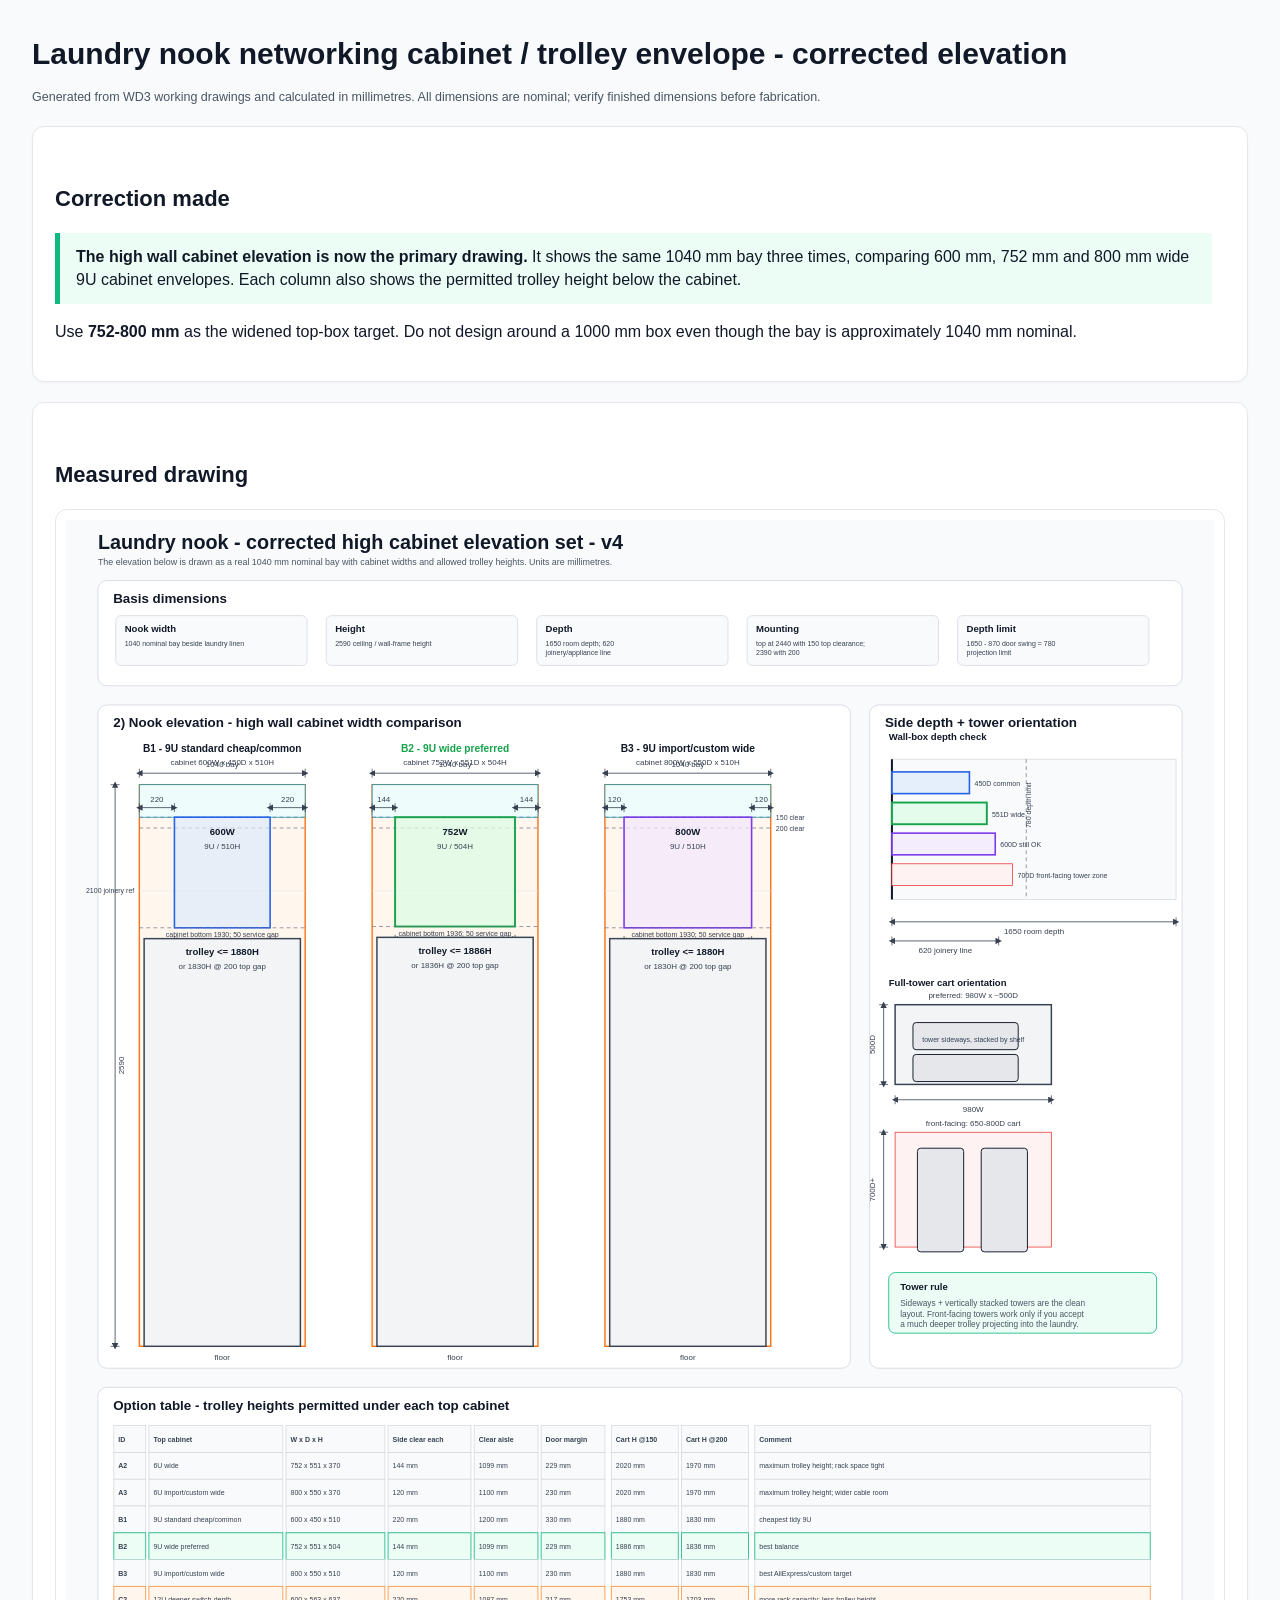
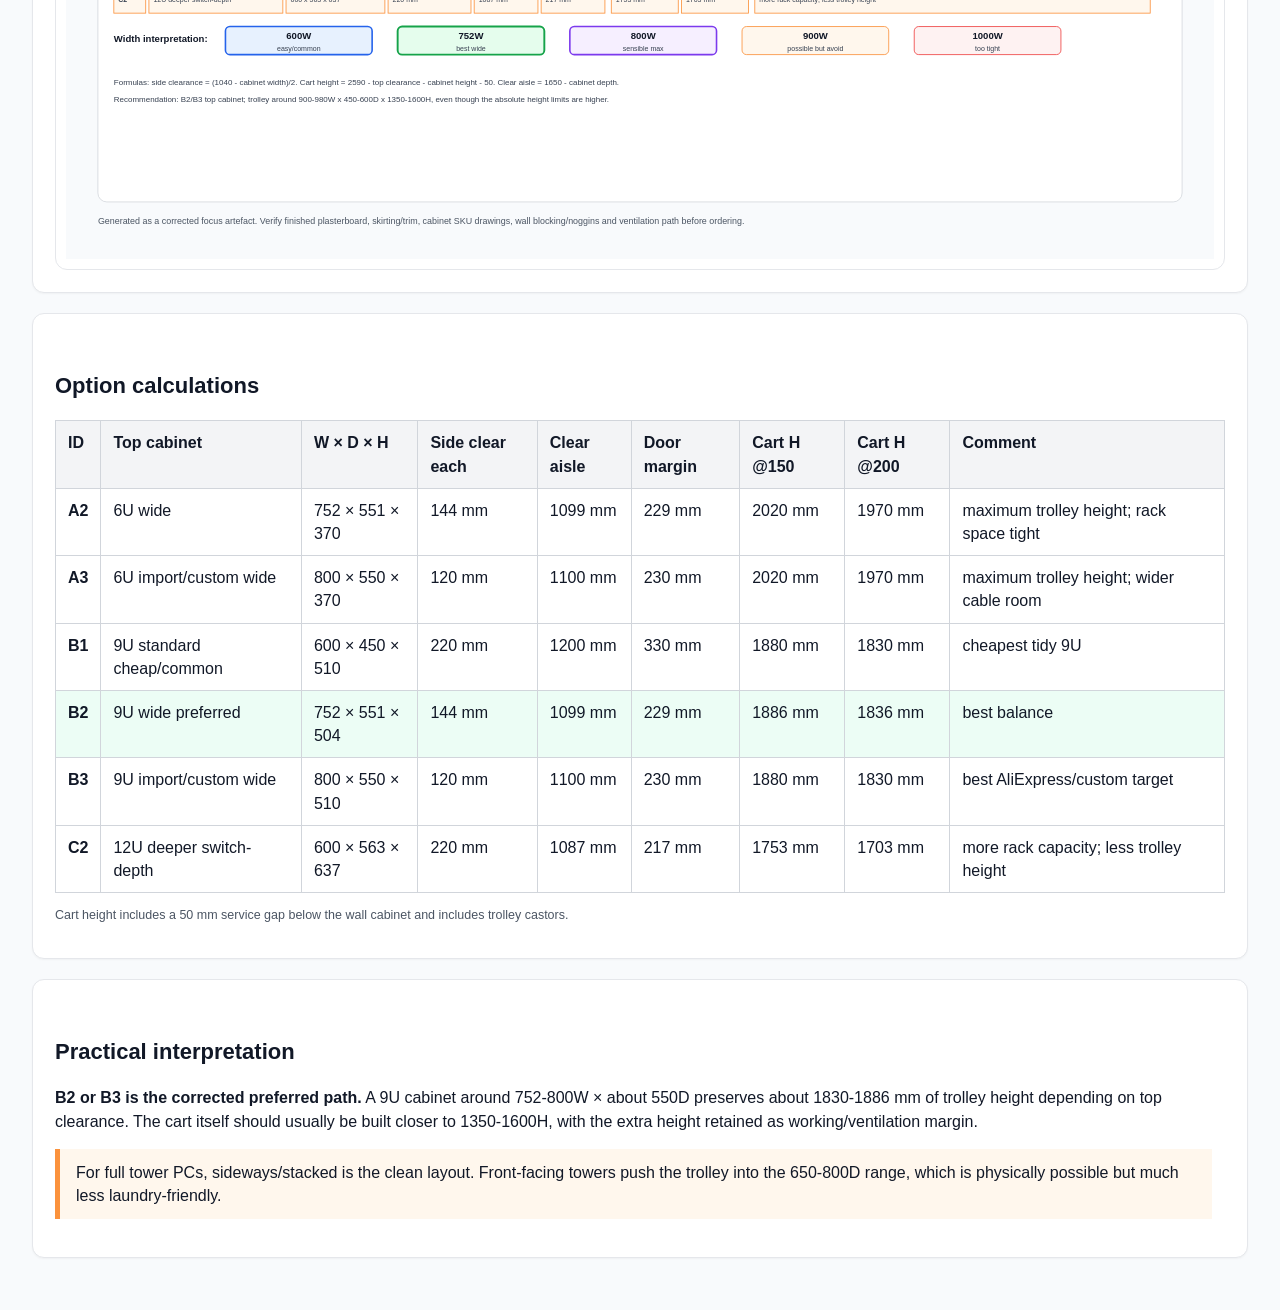
<file: documents/laundry_nook_networking_wide_v4.html>
<!doctype html><html lang="en"><head><meta charset="utf-8"/><title>Laundry nook networking cabinet - corrected elevation</title><style>
body{font-family:Arial,Helvetica,sans-serif;margin:0;background:#f8fafc;color:#111827;line-height:1.45} main{max-width:1450px;margin:0 auto;padding:32px} h1{margin:0 0 6px 0;font-size:30px} h2{margin-top:34px;font-size:22px} p{max-width:1120px} .card{background:white;border:1px solid #e5e7eb;border-radius:12px;padding:22px;margin:20px 0;box-shadow:0 1px 2px rgba(0,0,0,.04)} table{border-collapse:collapse;width:100%;background:white;margin:12px 0} th,td{border:1px solid #d1d5db;padding:10px 12px;text-align:left;vertical-align:top} th{background:#f3f4f6} .small{font-size:13px;color:#4b5563} .artifact{overflow:auto;background:white;border:1px solid #e5e7eb;border-radius:12px;padding:10px} .good{background:#ecfdf5;border-left:5px solid #10b981;padding:12px 16px} .warn{background:#fff7ed;border-left:5px solid #fb923c;padding:12px 16px} tr.pref td{background:#ecfdf5} svg{max-width:100%;height:auto;display:block}
</style></head><body><main><h1>Laundry nook networking cabinet / trolley envelope - corrected elevation</h1><p class="small">Generated from WD3 working drawings and calculated in millimetres. All dimensions are nominal; verify finished dimensions before fabrication.</p><div class="card"><h2>Correction made</h2><p class="good"><strong>The high wall cabinet elevation is now the primary drawing.</strong> It shows the same 1040 mm bay three times, comparing 600 mm, 752 mm and 800 mm wide 9U cabinet envelopes. Each column also shows the permitted trolley height below the cabinet.</p><p>Use <strong>752-800 mm</strong> as the widened top-box target. Do not design around a 1000 mm box even though the bay is approximately 1040 mm nominal.</p></div><div class="card"><h2>Measured drawing</h2><div class="artifact"><svg xmlns="http://www.w3.org/2000/svg" width="1800" height="2100" viewBox="0 0 1800 2100">
<defs><marker id="arrow" markerWidth="8" markerHeight="8" refX="4" refY="4" orient="auto-start-reverse"><path d="M0,0 L8,4 L0,8 Z" fill="#374151"/></marker></defs>
<style>
.bg{fill:#f8fafc} .panel{fill:#fff;stroke:#d1d5db;stroke-width:1.2} .line{stroke:#111827;stroke-width:1.8;fill:none} .wall{stroke:#111827;stroke-width:3.2;fill:none} .grid{stroke:#e5e7eb;stroke-width:1;fill:none} .axis{stroke:#6b7280;stroke-width:1.1;stroke-dasharray:6 5;fill:none} .dim{stroke:#374151;stroke-width:1.25;fill:none;marker-start:url(#arrow);marker-end:url(#arrow)} .tick{stroke:#374151;stroke-width:1.15} .title{font-family:Arial,Helvetica,sans-serif;font-size:31px;font-weight:700;fill:#111827} .subtitle{font-family:Arial,Helvetica,sans-serif;font-size:14px;fill:#4b5563} .section{font-family:Arial,Helvetica,sans-serif;font-size:21px;font-weight:700;fill:#111827} .label{font-family:Arial,Helvetica,sans-serif;font-size:15px;fill:#111827} .small{font-family:Arial,Helvetica,sans-serif;font-size:12.5px;fill:#374151} .tiny{font-family:Arial,Helvetica,sans-serif;font-size:11px;fill:#374151} .note{font-family:Arial,Helvetica,sans-serif;font-size:13px;fill:#4b5563} .nook{fill:#fff7ed;stroke:#f97316;stroke-width:2.2} .cab600{fill:#dbeafe;fill-opacity:.65;stroke:#2563eb;stroke-width:2.5} .cab752{fill:#dcfce7;fill-opacity:.75;stroke:#16a34a;stroke-width:3} .cab800{fill:#f3e8ff;fill-opacity:.70;stroke:#7c3aed;stroke-width:2.5} .cart{fill:#f3f4f6;stroke:#374151;stroke-width:2.3} .vent{fill:#ecfeff;fill-opacity:.85;stroke:#0891b2;stroke-width:1.1} .call{fill:#f9fafb;stroke:#d1d5db;stroke-width:1.1} .good{fill:#ecfdf5;stroke:#10b981;stroke-width:1.3} .warn{fill:#fff7ed;stroke:#fb923c;stroke-width:1.3} .bad{fill:#fef2f2;stroke:#ef4444;stroke-width:1.3} .tower{fill:#e5e7eb;stroke:#111827;stroke-width:1.5}
</style><rect class="bg" x="0" y="0" width="1800" height="2100"/>

<text x="50.0" y="45.0" class="title" text-anchor="start">Laundry nook - corrected high cabinet elevation set - v4</text>
<text x="50.0" y="70.0" class="subtitle" text-anchor="start">The elevation below is drawn as a real 1040 mm nominal bay with cabinet widths and allowed trolley heights. Units are millimetres.</text>
<rect x="50.0" y="95.0" width="1700.0" height="165.0" rx="14" class="panel"/>
<text x="74.0" y="130.0" class="section" text-anchor="start">Basis dimensions</text>
<rect x="78.0" y="150.0" width="300.0" height="78.0" rx="8" class="call"/>
<text x="92.0" y="176.0" class="label" text-anchor="start" style="font-size:15px;font-weight:700">Nook width</text>
<text x="92.0" y="198.0" class="tiny" text-anchor="start">1040 nominal bay beside laundry linen</text>
<rect x="408.0" y="150.0" width="300.0" height="78.0" rx="8" class="call"/>
<text x="422.0" y="176.0" class="label" text-anchor="start" style="font-size:15px;font-weight:700">Height</text>
<text x="422.0" y="198.0" class="tiny" text-anchor="start">2590 ceiling / wall-frame height</text>
<rect x="738.0" y="150.0" width="300.0" height="78.0" rx="8" class="call"/>
<text x="752.0" y="176.0" class="label" text-anchor="start" style="font-size:15px;font-weight:700">Depth</text>
<text x="752.0" y="198.0" class="tiny" text-anchor="start">1650 room depth; 620</text>
<text x="752.0" y="212.0" class="tiny" text-anchor="start">joinery/appliance line</text>
<rect x="1068.0" y="150.0" width="300.0" height="78.0" rx="8" class="call"/>
<text x="1082.0" y="176.0" class="label" text-anchor="start" style="font-size:15px;font-weight:700">Mounting</text>
<text x="1082.0" y="198.0" class="tiny" text-anchor="start">top at 2440 with 150 top clearance;</text>
<text x="1082.0" y="212.0" class="tiny" text-anchor="start">2390 with 200</text>
<rect x="1398.0" y="150.0" width="300.0" height="78.0" rx="8" class="call"/>
<text x="1412.0" y="176.0" class="label" text-anchor="start" style="font-size:15px;font-weight:700">Depth limit</text>
<text x="1412.0" y="198.0" class="tiny" text-anchor="start">1650 - 870 door swing = 780</text>
<text x="1412.0" y="212.0" class="tiny" text-anchor="start">projection limit</text>
<rect x="50.0" y="290.0" width="1180.0" height="1040.0" rx="14" class="panel"/>
<text x="74.0" y="325.0" class="section" text-anchor="start">2) Nook elevation - high wall cabinet width comparison</text>
<text x="245.0" y="363.0" class="label" text-anchor="middle" style="font-size:16px;font-weight:700;fill:#111827">B1 - 9U standard cheap/common</text>
<text x="245.0" y="384.0" class="small" text-anchor="middle">cabinet 600W x 450D x 510H</text>
<rect x="115.0" y="415.0" width="260.0" height="880.6" rx="0" class="nook"/>
<rect x="115.0" y="415.0" width="260.0" height="51.0" rx="0" class="vent"/>
<line x1="115.0" y1="466.0" x2="375.0" y2="466.0" class="axis"/>
<line x1="115.0" y1="483.0" x2="375.0" y2="483.0" class="axis"/>
<line x1="115.0" y1="581.6" x2="375.0" y2="581.6" class="grid"/>
<text x="107.0" y="585.6" class="tiny" text-anchor="end">2100 joinery ref</text>
<rect x="170.0" y="466.0" width="150.0" height="173.4" rx="0" class="cab600"/>
<text x="245.0" y="494.0" class="label" text-anchor="middle" style="font-weight:700">600W</text>
<text x="245.0" y="516.0" class="small" text-anchor="middle">9U / 510H</text>
<line x1="115.0" y1="451.0" x2="170.0" y2="451.0" class="dim"/>
<line x1="115.0" y1="444.0" x2="115.0" y2="458.0" class="tick"/>
<line x1="170.0" y1="444.0" x2="170.0" y2="458.0" class="tick"/>
<text x="142.5" y="442.0" class="small" text-anchor="middle">220</text>
<line x1="320.0" y1="451.0" x2="375.0" y2="451.0" class="dim"/>
<line x1="320.0" y1="444.0" x2="320.0" y2="458.0" class="tick"/>
<line x1="375.0" y1="444.0" x2="375.0" y2="458.0" class="tick"/>
<text x="347.5" y="442.0" class="small" text-anchor="middle">220</text>
<line x1="170.0" y1="659.4" x2="320.0" y2="659.4" class="dim"/>
<line x1="170.0" y1="652.4" x2="170.0" y2="666.4" class="tick"/>
<line x1="320.0" y1="652.4" x2="320.0" y2="666.4" class="tick"/>
<text x="245.0" y="678.4" class="small" text-anchor="middle">600 cabinet width</text>
<rect x="122.5" y="656.4" width="245.0" height="639.2" rx="0" class="cart"/>
<text x="245.0" y="682.4" class="label" text-anchor="middle" style="font-weight:700">trolley &lt;= 1880H</text>
<text x="245.0" y="704.4" class="small" text-anchor="middle">or 1830H @ 200 top gap</text>
<line x1="115.0" y1="639.4" x2="375.0" y2="639.4" class="axis"/>
<text x="245.0" y="654.4" class="tiny" text-anchor="middle">cabinet bottom 1930; 50 service gap</text>
<line x1="77.0" y1="415.0" x2="77.0" y2="1295.6" class="dim"/>
<line x1="70.0" y1="415.0" x2="84.0" y2="415.0" class="tick"/>
<line x1="70.0" y1="1295.6" x2="84.0" y2="1295.6" class="tick"/>
<text x="91.0" y="855.3" class="small" text-anchor="middle" transform="rotate(-90 91.0 855.3)">2590</text>
<line x1="115.0" y1="397.0" x2="375.0" y2="397.0" class="dim"/>
<line x1="115.0" y1="390.0" x2="115.0" y2="404.0" class="tick"/>
<line x1="375.0" y1="390.0" x2="375.0" y2="404.0" class="tick"/>
<text x="245.0" y="388.0" class="small" text-anchor="middle">1040 bay</text>
<text x="245.0" y="1317.6" class="small" text-anchor="middle">floor</text>
<text x="610.0" y="363.0" class="label" text-anchor="middle" style="font-size:16px;font-weight:700;fill:#16a34a">B2 - 9U wide preferred</text>
<text x="610.0" y="384.0" class="small" text-anchor="middle">cabinet 752W x 551D x 504H</text>
<rect x="480.0" y="415.0" width="260.0" height="880.6" rx="0" class="nook"/>
<rect x="480.0" y="415.0" width="260.0" height="51.0" rx="0" class="vent"/>
<line x1="480.0" y1="466.0" x2="740.0" y2="466.0" class="axis"/>
<line x1="480.0" y1="483.0" x2="740.0" y2="483.0" class="axis"/>
<line x1="480.0" y1="581.6" x2="740.0" y2="581.6" class="grid"/>
<rect x="516.0" y="466.0" width="188.0" height="171.4" rx="0" class="cab752"/>
<text x="610.0" y="494.0" class="label" text-anchor="middle" style="font-weight:700">752W</text>
<text x="610.0" y="516.0" class="small" text-anchor="middle">9U / 504H</text>
<line x1="480.0" y1="451.0" x2="516.0" y2="451.0" class="dim"/>
<line x1="480.0" y1="444.0" x2="480.0" y2="458.0" class="tick"/>
<line x1="516.0" y1="444.0" x2="516.0" y2="458.0" class="tick"/>
<text x="498.0" y="442.0" class="small" text-anchor="middle">144</text>
<line x1="704.0" y1="451.0" x2="740.0" y2="451.0" class="dim"/>
<line x1="704.0" y1="444.0" x2="704.0" y2="458.0" class="tick"/>
<line x1="740.0" y1="444.0" x2="740.0" y2="458.0" class="tick"/>
<text x="722.0" y="442.0" class="small" text-anchor="middle">144</text>
<line x1="516.0" y1="657.4" x2="704.0" y2="657.4" class="dim"/>
<line x1="516.0" y1="650.4" x2="516.0" y2="664.4" class="tick"/>
<line x1="704.0" y1="650.4" x2="704.0" y2="664.4" class="tick"/>
<text x="610.0" y="676.4" class="small" text-anchor="middle">752 cabinet width</text>
<rect x="487.5" y="654.4" width="245.0" height="641.2" rx="0" class="cart"/>
<text x="610.0" y="680.4" class="label" text-anchor="middle" style="font-weight:700">trolley &lt;= 1886H</text>
<text x="610.0" y="702.4" class="small" text-anchor="middle">or 1836H @ 200 top gap</text>
<line x1="480.0" y1="637.4" x2="740.0" y2="637.4" class="axis"/>
<text x="610.0" y="652.4" class="tiny" text-anchor="middle">cabinet bottom 1936; 50 service gap</text>
<line x1="480.0" y1="397.0" x2="740.0" y2="397.0" class="dim"/>
<line x1="480.0" y1="390.0" x2="480.0" y2="404.0" class="tick"/>
<line x1="740.0" y1="390.0" x2="740.0" y2="404.0" class="tick"/>
<text x="610.0" y="388.0" class="small" text-anchor="middle">1040 bay</text>
<text x="610.0" y="1317.6" class="small" text-anchor="middle">floor</text>
<text x="975.0" y="363.0" class="label" text-anchor="middle" style="font-size:16px;font-weight:700;fill:#111827">B3 - 9U import/custom wide</text>
<text x="975.0" y="384.0" class="small" text-anchor="middle">cabinet 800W x 550D x 510H</text>
<rect x="845.0" y="415.0" width="260.0" height="880.6" rx="0" class="nook"/>
<rect x="845.0" y="415.0" width="260.0" height="51.0" rx="0" class="vent"/>
<line x1="845.0" y1="466.0" x2="1105.0" y2="466.0" class="axis"/>
<line x1="845.0" y1="483.0" x2="1105.0" y2="483.0" class="axis"/>
<text x="1113.0" y="470.0" class="tiny" text-anchor="start">150 clear</text>
<text x="1113.0" y="487.0" class="tiny" text-anchor="start">200 clear</text>
<line x1="845.0" y1="581.6" x2="1105.0" y2="581.6" class="grid"/>
<rect x="875.0" y="466.0" width="200.0" height="173.4" rx="0" class="cab800"/>
<text x="975.0" y="494.0" class="label" text-anchor="middle" style="font-weight:700">800W</text>
<text x="975.0" y="516.0" class="small" text-anchor="middle">9U / 510H</text>
<line x1="845.0" y1="451.0" x2="875.0" y2="451.0" class="dim"/>
<line x1="845.0" y1="444.0" x2="845.0" y2="458.0" class="tick"/>
<line x1="875.0" y1="444.0" x2="875.0" y2="458.0" class="tick"/>
<text x="860.0" y="442.0" class="small" text-anchor="middle">120</text>
<line x1="1075.0" y1="451.0" x2="1105.0" y2="451.0" class="dim"/>
<line x1="1075.0" y1="444.0" x2="1075.0" y2="458.0" class="tick"/>
<line x1="1105.0" y1="444.0" x2="1105.0" y2="458.0" class="tick"/>
<text x="1090.0" y="442.0" class="small" text-anchor="middle">120</text>
<line x1="875.0" y1="659.4" x2="1075.0" y2="659.4" class="dim"/>
<line x1="875.0" y1="652.4" x2="875.0" y2="666.4" class="tick"/>
<line x1="1075.0" y1="652.4" x2="1075.0" y2="666.4" class="tick"/>
<text x="975.0" y="678.4" class="small" text-anchor="middle">800 cabinet width</text>
<rect x="852.5" y="656.4" width="245.0" height="639.2" rx="0" class="cart"/>
<text x="975.0" y="682.4" class="label" text-anchor="middle" style="font-weight:700">trolley &lt;= 1880H</text>
<text x="975.0" y="704.4" class="small" text-anchor="middle">or 1830H @ 200 top gap</text>
<line x1="845.0" y1="639.4" x2="1105.0" y2="639.4" class="axis"/>
<text x="975.0" y="654.4" class="tiny" text-anchor="middle">cabinet bottom 1930; 50 service gap</text>
<line x1="845.0" y1="397.0" x2="1105.0" y2="397.0" class="dim"/>
<line x1="845.0" y1="390.0" x2="845.0" y2="404.0" class="tick"/>
<line x1="1105.0" y1="390.0" x2="1105.0" y2="404.0" class="tick"/>
<text x="975.0" y="388.0" class="small" text-anchor="middle">1040 bay</text>
<text x="975.0" y="1317.6" class="small" text-anchor="middle">floor</text>
<rect x="1260.0" y="290.0" width="490.0" height="1040.0" rx="14" class="panel"/>
<text x="1284.0" y="325.0" class="section" text-anchor="start">Side depth + tower orientation</text>
<text x="1290.0" y="345.0" class="label" text-anchor="start" style="font-weight:700">Wall-box depth check</text>
<rect x="1295.0" y="375.0" width="445.5" height="220.0" rx="0" class="call"/>
<line x1="1295.0" y1="375.0" x2="1295.0" y2="595.0" class="wall"/>
<rect x="1295.0" y="395.0" width="121.5" height="34.0" rx="0" class="cab600"/>
<text x="1424.5" y="417.0" class="tiny" text-anchor="start">450D common</text>
<rect x="1295.0" y="443.0" width="148.8" height="34.0" rx="0" class="cab752"/>
<text x="1451.8" y="465.0" class="tiny" text-anchor="start">551D wide</text>
<rect x="1295.0" y="491.0" width="162.0" height="34.0" rx="0" class="cab800"/>
<text x="1465.0" y="513.0" class="tiny" text-anchor="start">600D still OK</text>
<rect x="1295.0" y="539.0" width="189.0" height="34.0" rx="0" class="bad"/>
<text x="1492.0" y="561.0" class="tiny" text-anchor="start">700D front-facing tower zone</text>
<line x1="1505.6" y1="375.0" x2="1505.6" y2="595.0" class="axis"/>
<text x="1513.6" y="483.0" class="tiny" text-anchor="start" transform="rotate(-90 1513.6 483)">780 depth limit</text>
<line x1="1295.0" y1="630.0" x2="1740.5" y2="630.0" class="dim"/>
<line x1="1295.0" y1="623.0" x2="1295.0" y2="637.0" class="tick"/>
<line x1="1740.5" y1="623.0" x2="1740.5" y2="637.0" class="tick"/>
<text x="1517.8" y="649.0" class="small" text-anchor="middle">1650 room depth</text>
<line x1="1295.0" y1="660.0" x2="1462.4" y2="660.0" class="dim"/>
<line x1="1295.0" y1="653.0" x2="1295.0" y2="667.0" class="tick"/>
<line x1="1462.4" y1="653.0" x2="1462.4" y2="667.0" class="tick"/>
<text x="1378.7" y="679.0" class="small" text-anchor="middle">620 joinery line</text>
<text x="1290.0" y="730.0" class="label" text-anchor="start" style="font-weight:700">Full-tower cart orientation</text>
<rect x="1300.0" y="760.0" width="245.0" height="125.0" rx="0" class="cart"/>
<rect x="1328.0" y="788.0" width="165.0" height="42.5" rx="5" class="tower"/>
<rect x="1328.0" y="838.0" width="165.0" height="42.5" rx="5" class="tower"/>
<text x="1422.5" y="750.0" class="small" text-anchor="middle">preferred: 980W x ~500D</text>
<text x="1422.5" y="818.0" class="tiny" text-anchor="middle">tower sideways, stacked by shelf</text>
<line x1="1300.0" y1="909.0" x2="1545.0" y2="909.0" class="dim"/>
<line x1="1300.0" y1="902.0" x2="1300.0" y2="916.0" class="tick"/>
<line x1="1545.0" y1="902.0" x2="1545.0" y2="916.0" class="tick"/>
<text x="1422.5" y="928.0" class="small" text-anchor="middle">980W</text>
<line x1="1282.0" y1="760.0" x2="1282.0" y2="885.0" class="dim"/>
<line x1="1275.0" y1="760.0" x2="1289.0" y2="760.0" class="tick"/>
<line x1="1275.0" y1="885.0" x2="1289.0" y2="885.0" class="tick"/>
<text x="1268.0" y="822.5" class="small" text-anchor="middle" transform="rotate(-90 1268 822.5)">500D</text>
<rect x="1300.0" y="960.0" width="245.0" height="180.0" rx="0" class="bad"/>
<rect x="1335.0" y="985.0" width="72.5" height="162.5" rx="5" class="tower"/>
<rect x="1435.0" y="985.0" width="72.5" height="162.5" rx="5" class="tower"/>
<text x="1422.5" y="950.0" class="small" text-anchor="middle">front-facing: 650-800D cart</text>
<line x1="1282.0" y1="960.0" x2="1282.0" y2="1140.0" class="dim"/>
<line x1="1275.0" y1="960.0" x2="1289.0" y2="960.0" class="tick"/>
<line x1="1275.0" y1="1140.0" x2="1289.0" y2="1140.0" class="tick"/>
<text x="1268.0" y="1050.0" class="small" text-anchor="middle" transform="rotate(-90 1268 1050.0)">700D+</text>
<rect x="1290.0" y="1180.0" width="420.0" height="95.0" rx="10" class="good"/>
<text x="1308.0" y="1208.0" class="label" text-anchor="start" style="font-weight:700">Tower rule</text>
<text x="1308.0" y="1232.0" class="note" text-anchor="start">Sideways + vertically stacked towers are the clean</text>
<text x="1308.0" y="1249.0" class="note" text-anchor="start">layout. Front-facing towers work only if you accept</text>
<text x="1308.0" y="1266.0" class="note" text-anchor="start">a much deeper trolley projecting into the laundry.</text>
<rect x="50.0" y="1360.0" width="1700.0" height="650.0" rx="14" class="panel"/>
<text x="74.0" y="1395.0" class="section" text-anchor="start">Option table - trolley heights permitted under each top cabinet</text>
<rect x="75.0" y="1420.0" width="50.0" height="42.0" rx="0" class="call"/>
<text x="82.0" y="1445.0" class="tiny" text-anchor="start" style="font-weight:700">ID</text>
<rect x="130.0" y="1420.0" width="210.0" height="42.0" rx="0" class="call"/>
<text x="137.0" y="1445.0" class="tiny" text-anchor="start" style="font-weight:700">Top cabinet</text>
<rect x="345.0" y="1420.0" width="155.0" height="42.0" rx="0" class="call"/>
<text x="352.0" y="1445.0" class="tiny" text-anchor="start" style="font-weight:700">W x D x H</text>
<rect x="505.0" y="1420.0" width="130.0" height="42.0" rx="0" class="call"/>
<text x="512.0" y="1445.0" class="tiny" text-anchor="start" style="font-weight:700">Side clear each</text>
<rect x="640.0" y="1420.0" width="100.0" height="42.0" rx="0" class="call"/>
<text x="647.0" y="1445.0" class="tiny" text-anchor="start" style="font-weight:700">Clear aisle</text>
<rect x="745.0" y="1420.0" width="100.0" height="42.0" rx="0" class="call"/>
<text x="752.0" y="1445.0" class="tiny" text-anchor="start" style="font-weight:700">Door margin</text>
<rect x="855.0" y="1420.0" width="105.0" height="42.0" rx="0" class="call"/>
<text x="862.0" y="1445.0" class="tiny" text-anchor="start" style="font-weight:700">Cart H @150</text>
<rect x="965.0" y="1420.0" width="105.0" height="42.0" rx="0" class="call"/>
<text x="972.0" y="1445.0" class="tiny" text-anchor="start" style="font-weight:700">Cart H @200</text>
<rect x="1080.0" y="1420.0" width="620.0" height="42.0" rx="0" class="call"/>
<text x="1087.0" y="1445.0" class="tiny" text-anchor="start" style="font-weight:700">Comment</text>
<rect x="75.0" y="1462.0" width="50.0" height="42.0" rx="0" class="call"/>
<rect x="130.0" y="1462.0" width="210.0" height="42.0" rx="0" class="call"/>
<rect x="345.0" y="1462.0" width="155.0" height="42.0" rx="0" class="call"/>
<rect x="505.0" y="1462.0" width="130.0" height="42.0" rx="0" class="call"/>
<rect x="640.0" y="1462.0" width="100.0" height="42.0" rx="0" class="call"/>
<rect x="745.0" y="1462.0" width="100.0" height="42.0" rx="0" class="call"/>
<rect x="855.0" y="1462.0" width="105.0" height="42.0" rx="0" class="call"/>
<rect x="965.0" y="1462.0" width="105.0" height="42.0" rx="0" class="call"/>
<rect x="1080.0" y="1462.0" width="620.0" height="42.0" rx="0" class="call"/>
<text x="82.0" y="1487.0" class="tiny" text-anchor="start" style="font-weight:700">A2</text>
<text x="137.0" y="1487.0" class="tiny" text-anchor="start">6U wide</text>
<text x="352.0" y="1487.0" class="tiny" text-anchor="start">752 x 551 x 370</text>
<text x="512.0" y="1487.0" class="tiny" text-anchor="start">144 mm</text>
<text x="647.0" y="1487.0" class="tiny" text-anchor="start">1099 mm</text>
<text x="752.0" y="1487.0" class="tiny" text-anchor="start">229 mm</text>
<text x="862.0" y="1487.0" class="tiny" text-anchor="start">2020 mm</text>
<text x="972.0" y="1487.0" class="tiny" text-anchor="start">1970 mm</text>
<text x="1087.0" y="1487.0" class="tiny" text-anchor="start">maximum trolley height; rack space tight</text>
<rect x="75.0" y="1504.0" width="50.0" height="42.0" rx="0" class="call"/>
<rect x="130.0" y="1504.0" width="210.0" height="42.0" rx="0" class="call"/>
<rect x="345.0" y="1504.0" width="155.0" height="42.0" rx="0" class="call"/>
<rect x="505.0" y="1504.0" width="130.0" height="42.0" rx="0" class="call"/>
<rect x="640.0" y="1504.0" width="100.0" height="42.0" rx="0" class="call"/>
<rect x="745.0" y="1504.0" width="100.0" height="42.0" rx="0" class="call"/>
<rect x="855.0" y="1504.0" width="105.0" height="42.0" rx="0" class="call"/>
<rect x="965.0" y="1504.0" width="105.0" height="42.0" rx="0" class="call"/>
<rect x="1080.0" y="1504.0" width="620.0" height="42.0" rx="0" class="call"/>
<text x="82.0" y="1529.0" class="tiny" text-anchor="start" style="font-weight:700">A3</text>
<text x="137.0" y="1529.0" class="tiny" text-anchor="start">6U import/custom wide</text>
<text x="352.0" y="1529.0" class="tiny" text-anchor="start">800 x 550 x 370</text>
<text x="512.0" y="1529.0" class="tiny" text-anchor="start">120 mm</text>
<text x="647.0" y="1529.0" class="tiny" text-anchor="start">1100 mm</text>
<text x="752.0" y="1529.0" class="tiny" text-anchor="start">230 mm</text>
<text x="862.0" y="1529.0" class="tiny" text-anchor="start">2020 mm</text>
<text x="972.0" y="1529.0" class="tiny" text-anchor="start">1970 mm</text>
<text x="1087.0" y="1529.0" class="tiny" text-anchor="start">maximum trolley height; wider cable room</text>
<rect x="75.0" y="1546.0" width="50.0" height="42.0" rx="0" class="call"/>
<rect x="130.0" y="1546.0" width="210.0" height="42.0" rx="0" class="call"/>
<rect x="345.0" y="1546.0" width="155.0" height="42.0" rx="0" class="call"/>
<rect x="505.0" y="1546.0" width="130.0" height="42.0" rx="0" class="call"/>
<rect x="640.0" y="1546.0" width="100.0" height="42.0" rx="0" class="call"/>
<rect x="745.0" y="1546.0" width="100.0" height="42.0" rx="0" class="call"/>
<rect x="855.0" y="1546.0" width="105.0" height="42.0" rx="0" class="call"/>
<rect x="965.0" y="1546.0" width="105.0" height="42.0" rx="0" class="call"/>
<rect x="1080.0" y="1546.0" width="620.0" height="42.0" rx="0" class="call"/>
<text x="82.0" y="1571.0" class="tiny" text-anchor="start" style="font-weight:700">B1</text>
<text x="137.0" y="1571.0" class="tiny" text-anchor="start">9U standard cheap/common</text>
<text x="352.0" y="1571.0" class="tiny" text-anchor="start">600 x 450 x 510</text>
<text x="512.0" y="1571.0" class="tiny" text-anchor="start">220 mm</text>
<text x="647.0" y="1571.0" class="tiny" text-anchor="start">1200 mm</text>
<text x="752.0" y="1571.0" class="tiny" text-anchor="start">330 mm</text>
<text x="862.0" y="1571.0" class="tiny" text-anchor="start">1880 mm</text>
<text x="972.0" y="1571.0" class="tiny" text-anchor="start">1830 mm</text>
<text x="1087.0" y="1571.0" class="tiny" text-anchor="start">cheapest tidy 9U</text>
<rect x="75.0" y="1588.0" width="50.0" height="42.0" rx="0" class="good"/>
<rect x="130.0" y="1588.0" width="210.0" height="42.0" rx="0" class="good"/>
<rect x="345.0" y="1588.0" width="155.0" height="42.0" rx="0" class="good"/>
<rect x="505.0" y="1588.0" width="130.0" height="42.0" rx="0" class="good"/>
<rect x="640.0" y="1588.0" width="100.0" height="42.0" rx="0" class="good"/>
<rect x="745.0" y="1588.0" width="100.0" height="42.0" rx="0" class="good"/>
<rect x="855.0" y="1588.0" width="105.0" height="42.0" rx="0" class="good"/>
<rect x="965.0" y="1588.0" width="105.0" height="42.0" rx="0" class="good"/>
<rect x="1080.0" y="1588.0" width="620.0" height="42.0" rx="0" class="good"/>
<text x="82.0" y="1613.0" class="tiny" text-anchor="start" style="font-weight:700">B2</text>
<text x="137.0" y="1613.0" class="tiny" text-anchor="start">9U wide preferred</text>
<text x="352.0" y="1613.0" class="tiny" text-anchor="start">752 x 551 x 504</text>
<text x="512.0" y="1613.0" class="tiny" text-anchor="start">144 mm</text>
<text x="647.0" y="1613.0" class="tiny" text-anchor="start">1099 mm</text>
<text x="752.0" y="1613.0" class="tiny" text-anchor="start">229 mm</text>
<text x="862.0" y="1613.0" class="tiny" text-anchor="start">1886 mm</text>
<text x="972.0" y="1613.0" class="tiny" text-anchor="start">1836 mm</text>
<text x="1087.0" y="1613.0" class="tiny" text-anchor="start">best balance</text>
<rect x="75.0" y="1630.0" width="50.0" height="42.0" rx="0" class="call"/>
<rect x="130.0" y="1630.0" width="210.0" height="42.0" rx="0" class="call"/>
<rect x="345.0" y="1630.0" width="155.0" height="42.0" rx="0" class="call"/>
<rect x="505.0" y="1630.0" width="130.0" height="42.0" rx="0" class="call"/>
<rect x="640.0" y="1630.0" width="100.0" height="42.0" rx="0" class="call"/>
<rect x="745.0" y="1630.0" width="100.0" height="42.0" rx="0" class="call"/>
<rect x="855.0" y="1630.0" width="105.0" height="42.0" rx="0" class="call"/>
<rect x="965.0" y="1630.0" width="105.0" height="42.0" rx="0" class="call"/>
<rect x="1080.0" y="1630.0" width="620.0" height="42.0" rx="0" class="call"/>
<text x="82.0" y="1655.0" class="tiny" text-anchor="start" style="font-weight:700">B3</text>
<text x="137.0" y="1655.0" class="tiny" text-anchor="start">9U import/custom wide</text>
<text x="352.0" y="1655.0" class="tiny" text-anchor="start">800 x 550 x 510</text>
<text x="512.0" y="1655.0" class="tiny" text-anchor="start">120 mm</text>
<text x="647.0" y="1655.0" class="tiny" text-anchor="start">1100 mm</text>
<text x="752.0" y="1655.0" class="tiny" text-anchor="start">230 mm</text>
<text x="862.0" y="1655.0" class="tiny" text-anchor="start">1880 mm</text>
<text x="972.0" y="1655.0" class="tiny" text-anchor="start">1830 mm</text>
<text x="1087.0" y="1655.0" class="tiny" text-anchor="start">best AliExpress/custom target</text>
<rect x="75.0" y="1672.0" width="50.0" height="42.0" rx="0" class="warn"/>
<rect x="130.0" y="1672.0" width="210.0" height="42.0" rx="0" class="warn"/>
<rect x="345.0" y="1672.0" width="155.0" height="42.0" rx="0" class="warn"/>
<rect x="505.0" y="1672.0" width="130.0" height="42.0" rx="0" class="warn"/>
<rect x="640.0" y="1672.0" width="100.0" height="42.0" rx="0" class="warn"/>
<rect x="745.0" y="1672.0" width="100.0" height="42.0" rx="0" class="warn"/>
<rect x="855.0" y="1672.0" width="105.0" height="42.0" rx="0" class="warn"/>
<rect x="965.0" y="1672.0" width="105.0" height="42.0" rx="0" class="warn"/>
<rect x="1080.0" y="1672.0" width="620.0" height="42.0" rx="0" class="warn"/>
<text x="82.0" y="1697.0" class="tiny" text-anchor="start" style="font-weight:700">C2</text>
<text x="137.0" y="1697.0" class="tiny" text-anchor="start">12U deeper switch-depth</text>
<text x="352.0" y="1697.0" class="tiny" text-anchor="start">600 x 563 x 637</text>
<text x="512.0" y="1697.0" class="tiny" text-anchor="start">220 mm</text>
<text x="647.0" y="1697.0" class="tiny" text-anchor="start">1087 mm</text>
<text x="752.0" y="1697.0" class="tiny" text-anchor="start">217 mm</text>
<text x="862.0" y="1697.0" class="tiny" text-anchor="start">1753 mm</text>
<text x="972.0" y="1697.0" class="tiny" text-anchor="start">1703 mm</text>
<text x="1087.0" y="1697.0" class="tiny" text-anchor="start">more rack capacity; less trolley height</text>
<text x="75.0" y="1759.0" class="label" text-anchor="start" style="font-weight:700">Width interpretation:</text>
<rect x="250.0" y="1735.0" width="230.0" height="44.0" rx="7" class="cab600"/>
<text x="365.0" y="1754.0" class="label" text-anchor="middle" style="font-weight:700">600W</text>
<text x="365.0" y="1773.0" class="tiny" text-anchor="middle">easy/common</text>
<rect x="520.0" y="1735.0" width="230.0" height="44.0" rx="7" class="cab752"/>
<text x="635.0" y="1754.0" class="label" text-anchor="middle" style="font-weight:700">752W</text>
<text x="635.0" y="1773.0" class="tiny" text-anchor="middle">best wide</text>
<rect x="790.0" y="1735.0" width="230.0" height="44.0" rx="7" class="cab800"/>
<text x="905.0" y="1754.0" class="label" text-anchor="middle" style="font-weight:700">800W</text>
<text x="905.0" y="1773.0" class="tiny" text-anchor="middle">sensible max</text>
<rect x="1060.0" y="1735.0" width="230.0" height="44.0" rx="7" class="warn"/>
<text x="1175.0" y="1754.0" class="label" text-anchor="middle" style="font-weight:700">900W</text>
<text x="1175.0" y="1773.0" class="tiny" text-anchor="middle">possible but avoid</text>
<rect x="1330.0" y="1735.0" width="230.0" height="44.0" rx="7" class="bad"/>
<text x="1445.0" y="1754.0" class="label" text-anchor="middle" style="font-weight:700">1000W</text>
<text x="1445.0" y="1773.0" class="tiny" text-anchor="middle">too tight</text>
<text x="75.0" y="1827.0" class="small" text-anchor="start">Formulas: side clearance = (1040 - cabinet width)/2. Cart height = 2590 - top clearance - cabinet height - 50. Clear aisle = 1650 - cabinet depth.</text>
<text x="75.0" y="1853.0" class="small" text-anchor="start">Recommendation: B2/B3 top cabinet; trolley around 900-980W x 450-600D x 1350-1600H, even though the absolute height limits are higher.</text>
<text x="50.0" y="2045.0" class="subtitle" text-anchor="start">Generated as a corrected focus artefact. Verify finished plasterboard, skirting/trim, cabinet SKU drawings, wall blocking/noggins and ventilation path before ordering.</text>
</svg></div></div><div class="card"><h2>Option calculations</h2><table><thead><tr><th>ID</th><th>Top cabinet</th><th>W × D × H</th><th>Side clear each</th><th>Clear aisle</th><th>Door margin</th><th>Cart H @150</th><th>Cart H @200</th><th>Comment</th></tr></thead><tbody><tr class=""><td><strong>A2</strong></td><td>6U wide</td><td>752 × 551 × 370</td><td>144 mm</td><td>1099 mm</td><td>229 mm</td><td>2020 mm</td><td>1970 mm</td><td>maximum trolley height; rack space tight</td></tr><tr class=""><td><strong>A3</strong></td><td>6U import/custom wide</td><td>800 × 550 × 370</td><td>120 mm</td><td>1100 mm</td><td>230 mm</td><td>2020 mm</td><td>1970 mm</td><td>maximum trolley height; wider cable room</td></tr><tr class=""><td><strong>B1</strong></td><td>9U standard cheap/common</td><td>600 × 450 × 510</td><td>220 mm</td><td>1200 mm</td><td>330 mm</td><td>1880 mm</td><td>1830 mm</td><td>cheapest tidy 9U</td></tr><tr class="pref"><td><strong>B2</strong></td><td>9U wide preferred</td><td>752 × 551 × 504</td><td>144 mm</td><td>1099 mm</td><td>229 mm</td><td>1886 mm</td><td>1836 mm</td><td>best balance</td></tr><tr class=""><td><strong>B3</strong></td><td>9U import/custom wide</td><td>800 × 550 × 510</td><td>120 mm</td><td>1100 mm</td><td>230 mm</td><td>1880 mm</td><td>1830 mm</td><td>best AliExpress/custom target</td></tr><tr class=""><td><strong>C2</strong></td><td>12U deeper switch-depth</td><td>600 × 563 × 637</td><td>220 mm</td><td>1087 mm</td><td>217 mm</td><td>1753 mm</td><td>1703 mm</td><td>more rack capacity; less trolley height</td></tr></tbody></table><p class="small">Cart height includes a 50 mm service gap below the wall cabinet and includes trolley castors.</p></div><div class="card"><h2>Practical interpretation</h2><p><strong>B2 or B3 is the corrected preferred path.</strong> A 9U cabinet around 752-800W × about 550D preserves about 1830-1886 mm of trolley height depending on top clearance. The cart itself should usually be built closer to 1350-1600H, with the extra height retained as working/ventilation margin.</p><p class="warn">For full tower PCs, sideways/stacked is the clean layout. Front-facing towers push the trolley into the 650-800D range, which is physically possible but much less laundry-friendly.</p></div></main></body></html>
</file>
